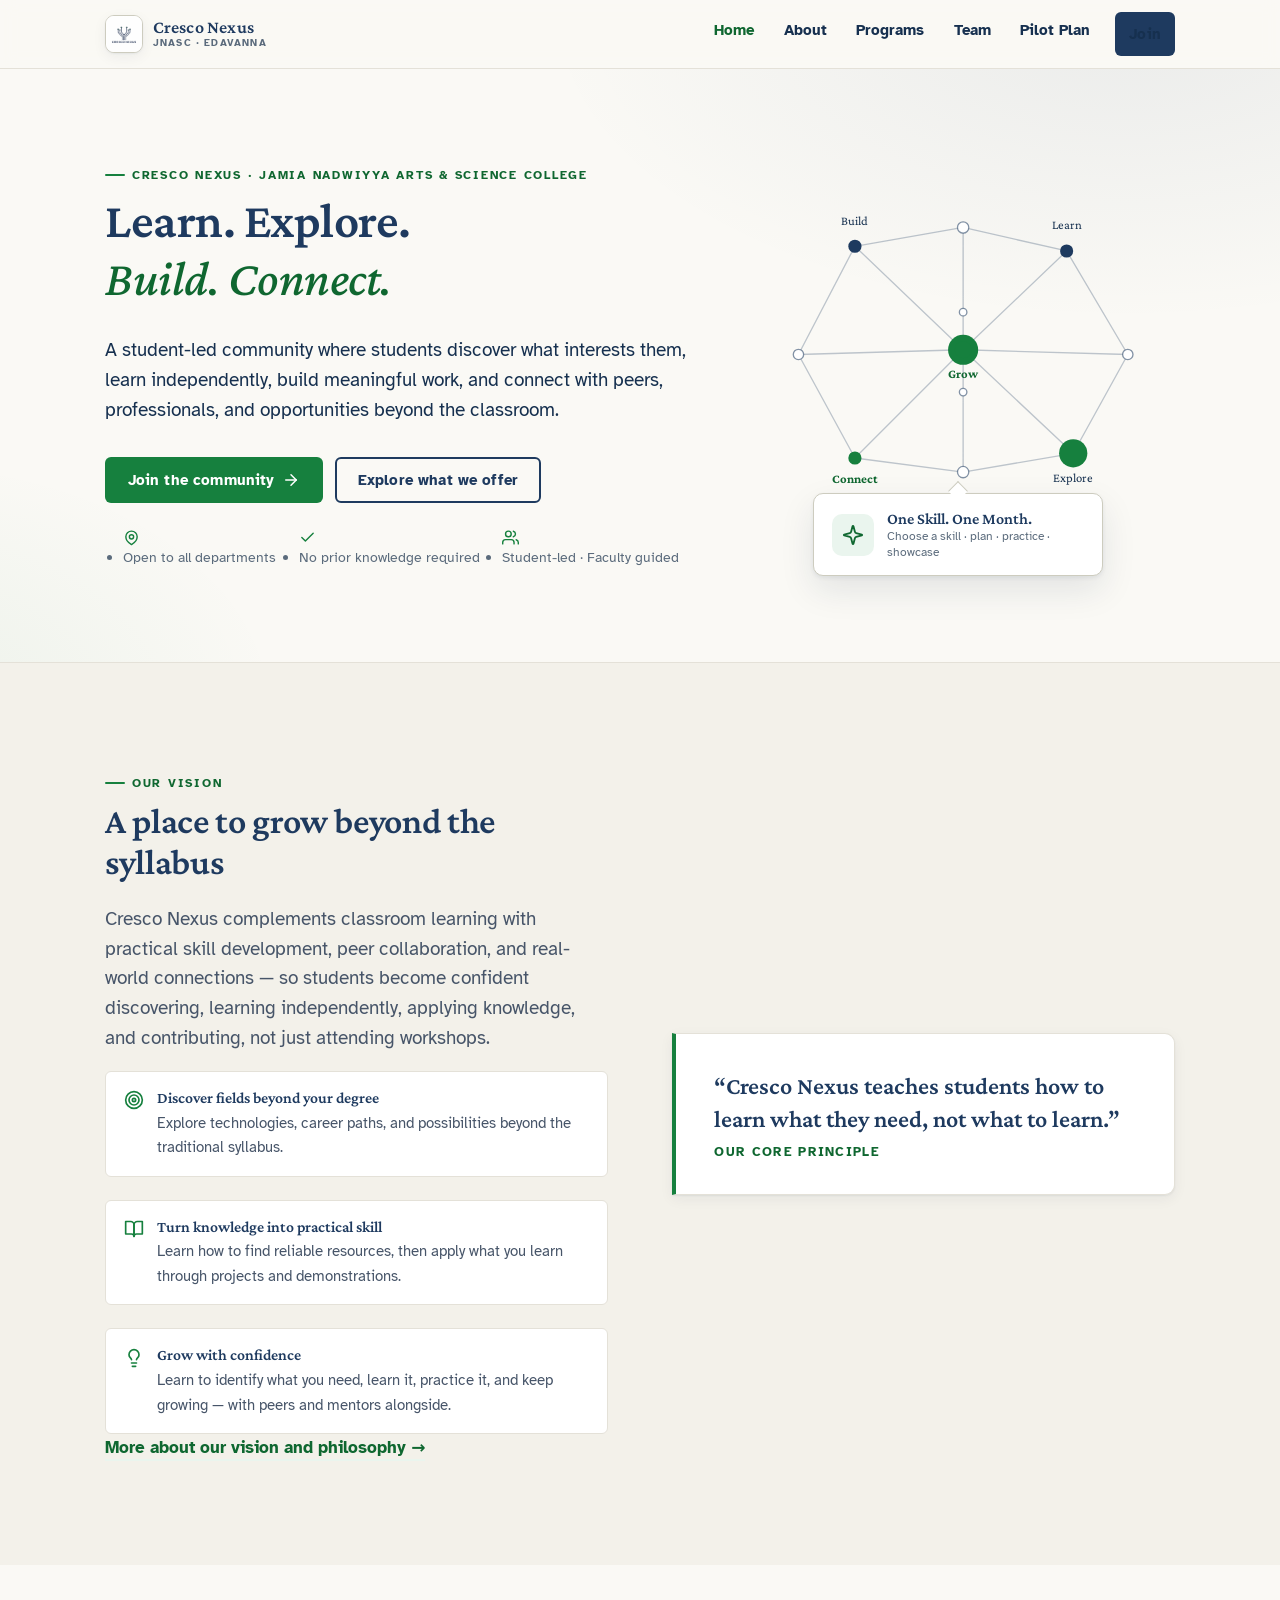
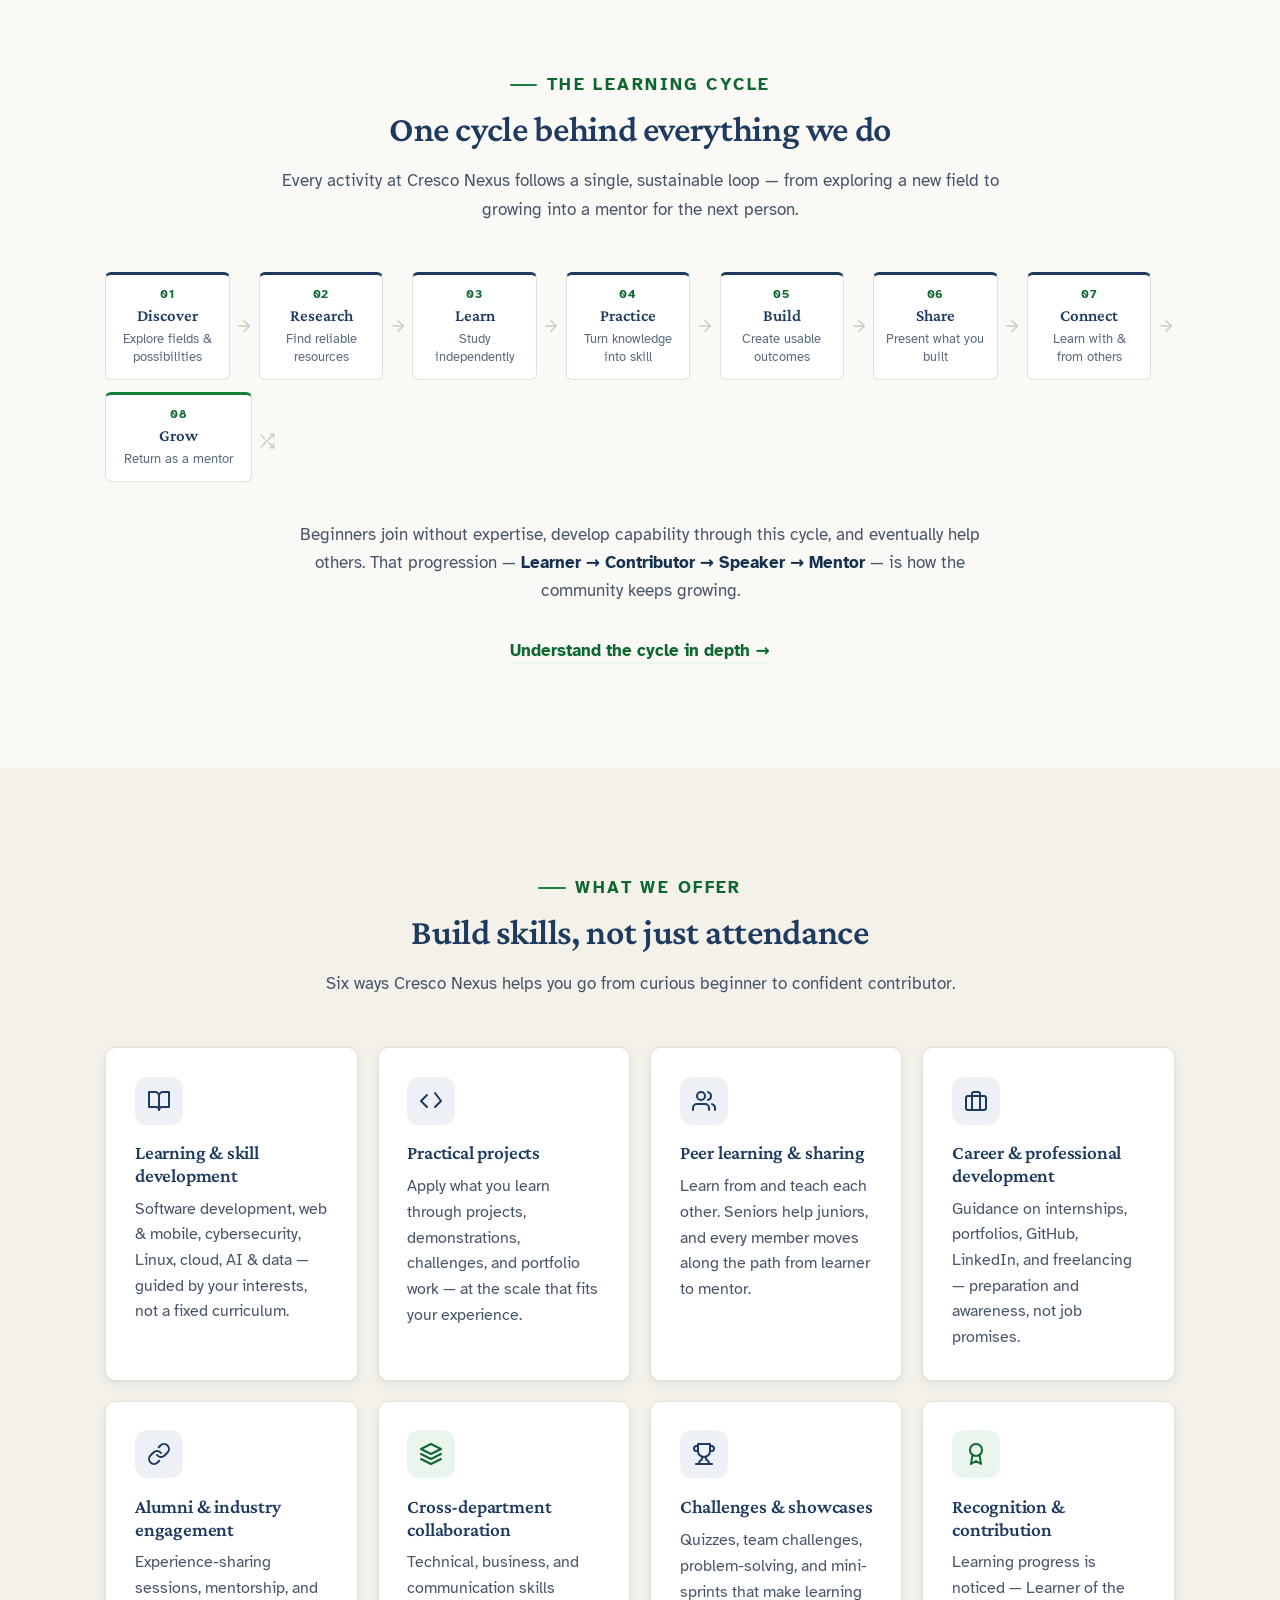
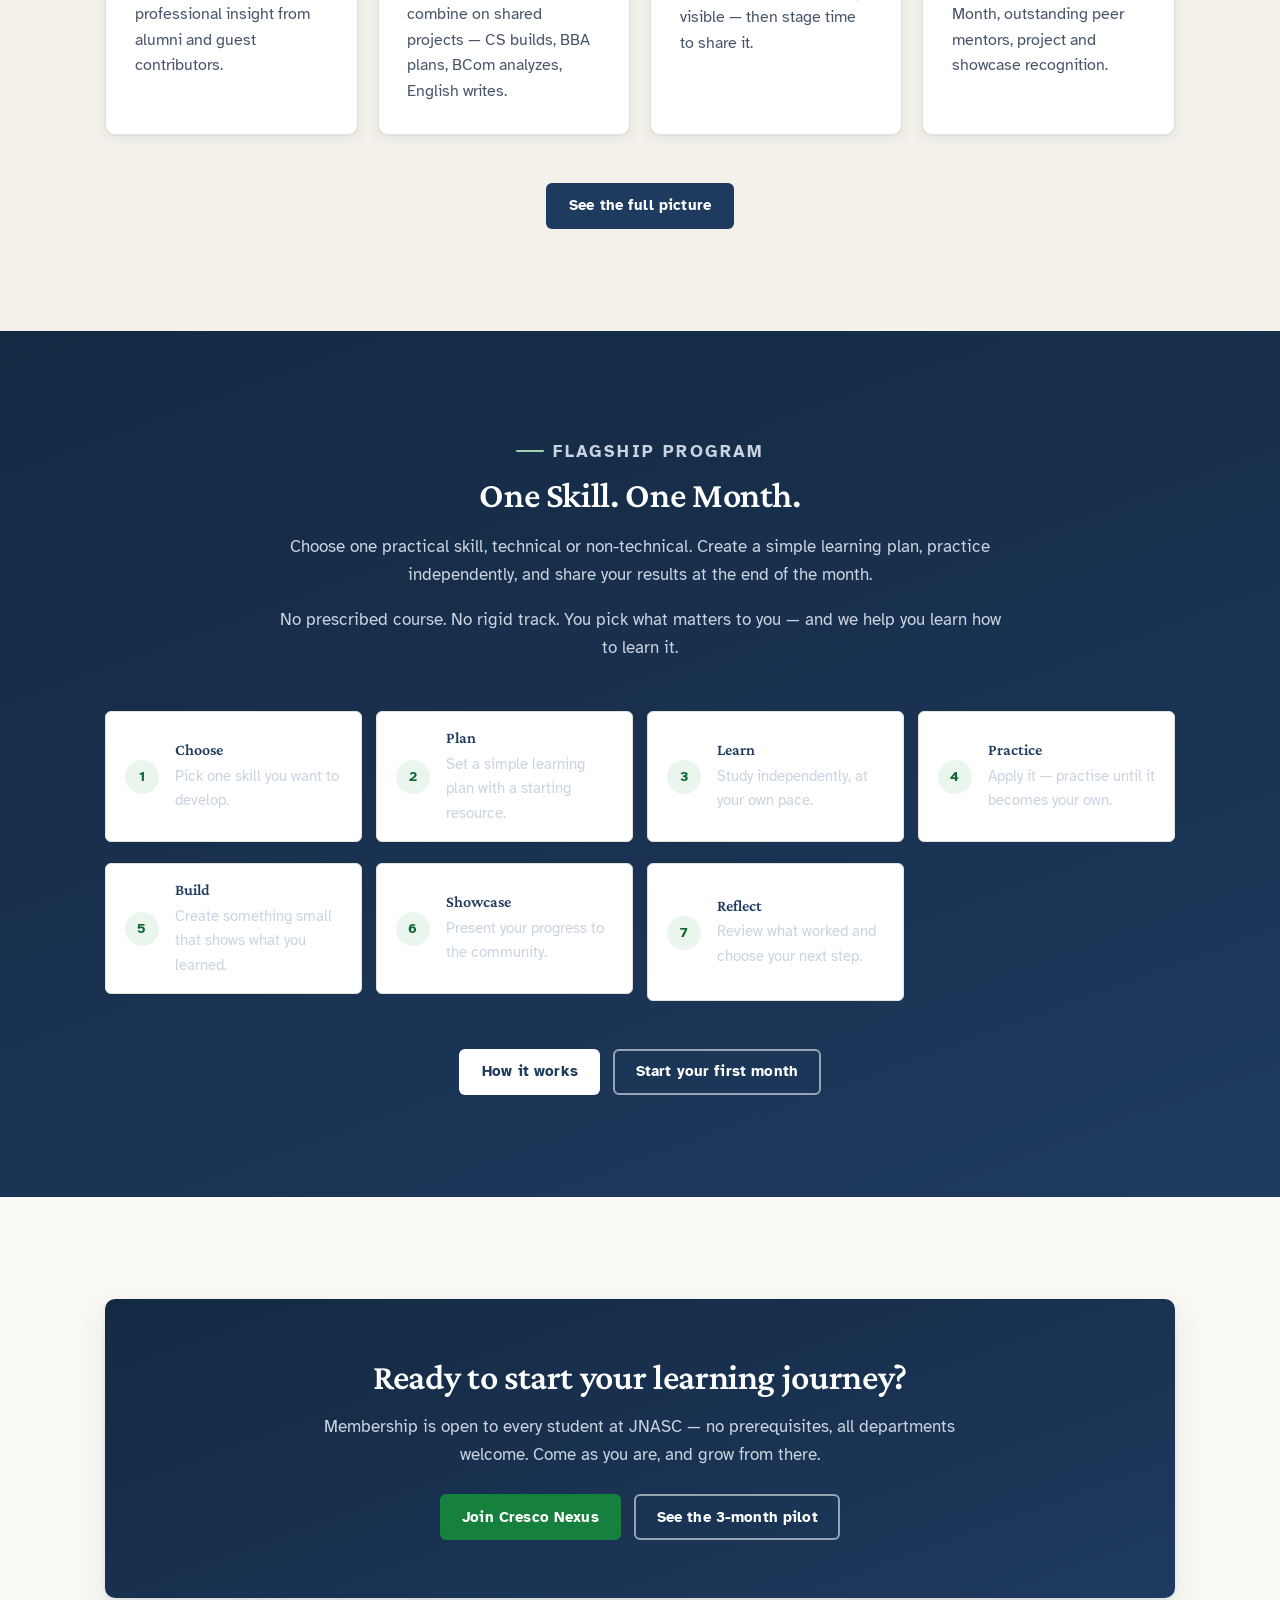
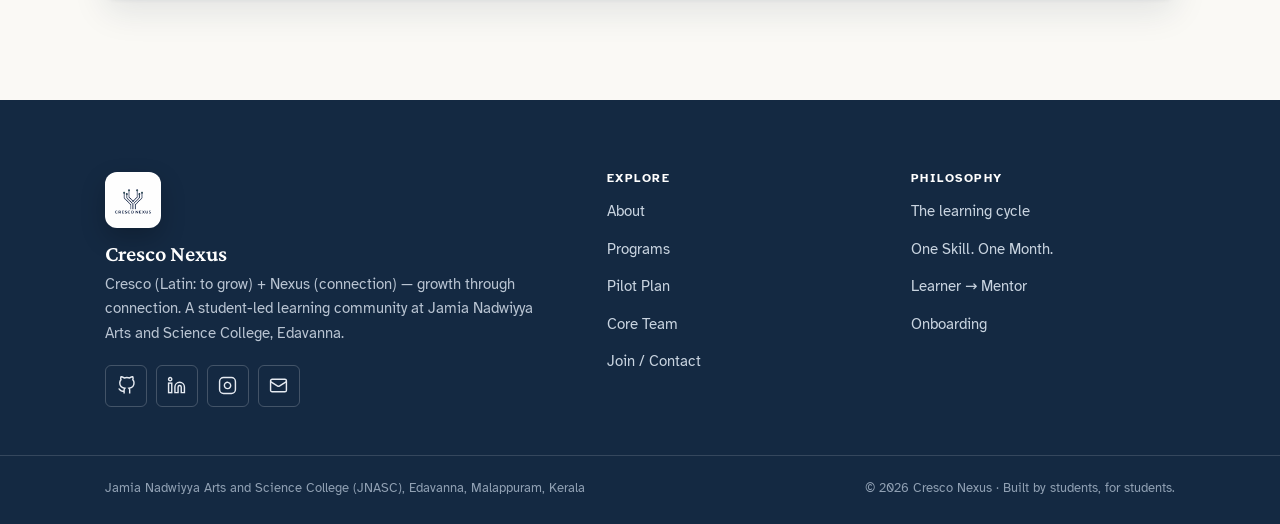
<file: index.html>
<!DOCTYPE html>
<html lang="en">
<head>
  <meta charset="UTF-8">
  <meta name="viewport" content="width=device-width, initial-scale=1">
  <title>Cresco Nexus — Learn. Explore. Build. Connect.</title>
  <meta name="description" content="Cresco Nexus is a student-led learning and professional-growth community at Jamia Nadwiyya Arts and Science College (JNASC), Edavanna. Learn. Explore. Build. Connect.">
  <meta property="og:type" content="website">
  <meta property="og:site_name" content="Cresco Nexus">
  <meta property="og:title" content="Cresco Nexus — Learn. Explore. Build. Connect.">
  <meta property="og:description" content="A student-led learning and professional-growth community at JNASC, Edavanna. Discover what interests you, learn independently, build meaningful work, and connect beyond the classroom.">
  <meta property="og:url" content="https://YOUR_USERNAME.github.io/cresco-nexus/index.html">
  <link rel="canonical" href="https://YOUR_USERNAME.github.io/cresco-nexus/index.html">
  <link rel="icon" type="image/png" href="assets/favicon.png">
  <link rel="preconnect" href="https://fonts.googleapis.com">
  <link rel="preconnect" href="https://fonts.gstatic.com" crossorigin>
  <link href="https://fonts.googleapis.com/css2?family=Atkinson+Hyperlegible:wght@400;700&family=Crimson+Pro:ital,wght@0,400;0,600;0,700;1,400;1,600&display=swap" rel="stylesheet">
  <link rel="stylesheet" href="assets/css/styles.css">
</head>
<body>
  <a class="skip-link" href="#main">Skip to content</a>

  <header class="site-header">
    <div class="container nav">
      <a class="brand" href="index.html" aria-label="Cresco Nexus — home">
        <img class="brand__logo" src="assets/logo-96.png" width="38" height="38" alt="" aria-hidden="true">
        <span class="brand__text">
          <span class="brand__name">Cresco Nexus</span>
          <span class="brand__tag">JNASC · Edavanna</span>
        </span>
      </a>
      <button class="nav-toggle" aria-expanded="false" aria-controls="nav-links" aria-label="Toggle navigation menu">
        <svg class="icon-menu" viewBox="0 0 24 24" fill="none" stroke="currentColor" stroke-width="2" stroke-linecap="round" aria-hidden="true"><line x1="4" y1="7" x2="20" y2="7"></line><line x1="4" y1="12" x2="20" y2="12"></line><line x1="4" y1="17" x2="20" y2="17"></line></svg>
        <svg class="icon-close" viewBox="0 0 24 24" fill="none" stroke="currentColor" stroke-width="2" stroke-linecap="round" aria-hidden="true"><line x1="6" y1="6" x2="18" y2="18"></line><line x1="18" y1="6" x2="6" y2="18"></line></svg>
      </button>
      <nav aria-label="Main navigation">
        <ul class="nav-links" id="nav-links">
          <li><a href="index.html" aria-current="page">Home</a></li>
          <li><a href="about.html">About</a></li>
          <li><a href="programs.html">Programs</a></li>
          <li><a href="team.html">Team</a></li>
          <li><a href="pilot.html">Pilot Plan</a></li>
          <li><a class="btn btn--primary nav-cta" href="join.html">Join</a></li>
        </ul>
      </nav>
    </div>
  </header>

  <main id="main">
    <!-- Hero -->
    <section class="hero" aria-labelledby="hero-title">
      <div class="container hero__inner">
        <div class="hero__copy">
          <p class="eyebrow">Cresco Nexus · Jamia Nadwiyya Arts &amp; Science College</p>
          <h1 id="hero-title">Learn. Explore. <span class="tagline">Build. Connect.</span></h1>
          <p class="lead hero__mission">A student-led community where students discover what interests them, learn independently, build meaningful work, and connect with peers, professionals, and opportunities beyond the classroom.</p>
          <div class="btn-row mt-2">
            <a class="btn btn--accent" href="join.html">
              Join the community
              <svg viewBox="0 0 24 24" width="18" height="18" fill="none" stroke="currentColor" stroke-width="2" stroke-linecap="round" stroke-linejoin="round" aria-hidden="true"><line x1="5" y1="12" x2="19" y2="12"></line><polyline points="12 5 19 12 12 19"></polyline></svg>
            </a>
            <a class="btn btn--ghost" href="programs.html">Explore what we offer</a>
          </div>
          <ul class="hero__meta">
            <li><svg viewBox="0 0 24 24" fill="none" stroke="currentColor" stroke-width="2" stroke-linecap="round" stroke-linejoin="round" aria-hidden="true"><path d="M12 22s-8-4.5-8-11a8 8 0 0 1 16 0c0 6.5-8 11-8 11z"></path><circle cx="12" cy="11" r="3"></circle></svg> Open to all departments</li>
            <li><svg viewBox="0 0 24 24" fill="none" stroke="currentColor" stroke-width="2" stroke-linecap="round" stroke-linejoin="round" aria-hidden="true"><polyline points="20 6 9 17 4 12"></polyline></svg> No prior knowledge required</li>
            <li><svg viewBox="0 0 24 24" fill="none" stroke="currentColor" stroke-width="2" stroke-linecap="round" stroke-linejoin="round" aria-hidden="true"><path d="M17 21v-2a4 4 0 0 0-4-4H5a4 4 0 0 0-4 4v2"></path><circle cx="9" cy="7" r="4"></circle><path d="M23 21v-2a4 4 0 0 0-3-3.87"></path><path d="M16 3.13a4 4 0 0 1 0 7.75"></path></svg> Student-led · Faculty guided</li>
          </ul>
        </div>
        <div class="hero__motif">
          <svg class="motif-svg" viewBox="0 0 460 380" role="presentation" focusable="false" aria-hidden="true">
            <g class="node-line" fill="none" stroke-width="1.4">
              <path d="M235 190L345 85M235 190L352 300M235 190L120 80M235 190L120 305M235 190L235 60M235 190L235 320M235 190L60 195M235 190L410 195"/>
              <path d="M345 85L410 195M410 195L352 300M352 300L235 320M235 320L120 305M120 305L60 195M60 195L120 80M120 80L235 60M235 60L345 85"/>
            </g>
            <g>
              <circle class="node-core" cx="345" cy="85" r="7"/><circle class="node-core" cx="120" cy="80" r="7"/>
              <circle class="node-core--green" cx="352" cy="300" r="7"/><circle class="node-core--green" cx="120" cy="305" r="7"/>
              <circle class="node-soft" cx="235" cy="60" r="6"/><circle class="node-soft" cx="235" cy="320" r="6"/>
              <circle class="node-soft" cx="60" cy="195" r="5.5"/><circle class="node-soft" cx="410" cy="195" r="5.5"/>
              <circle class="node-soft" cx="235" cy="150" r="4"/><circle class="node-soft" cx="235" cy="235" r="4"/>
            </g>
            <g class="node-pulse" fill="none">
              <circle cx="235" cy="190" r="16"/><circle cx="352" cy="300" r="15"/>
            </g>
            <circle class="node-core--green" cx="235" cy="190" r="9"/>
            <g class="node-label" text-anchor="middle">
              <text x="345" y="62">Learn</text>
              <text x="120" y="57">Build</text>
              <text x="352" y="330">Explore</text>
              <text class="node-label--green" x="120" y="332">Connect</text>
              <text class="node-label--green" x="235" y="220">Grow</text>
            </g>
          </svg>
          <div class="hero__chip">
            <span class="chip-mark">
              <svg viewBox="0 0 24 24" fill="none" stroke="currentColor" stroke-width="2" stroke-linecap="round" stroke-linejoin="round" aria-hidden="true"><path d="M9.937 15.5A2 2 0 0 0 8.5 14.063l-6.135-1.582a.5.5 0 0 1 0-.962L8.5 9.936A2 2 0 0 0 9.937 8.5l1.582-6.135a.5.5 0 0 1 .963 0L14.063 8.5A2 2 0 0 0 15.5 9.937l6.135 1.581a.5.5 0 0 1 0 .964L15.5 14.063a2 2 0 0 0-1.437 1.437l-1.582 6.135a.5.5 0 0 1-.963 0z"/></svg>
            </span>
            <span>
              <b>One Skill. One Month.</b>
              <span>Choose a skill · plan · practice · showcase</span>
            </span>
          </div>
        </div>
      </div>
    </section>

    <!-- Vision snippet -->
    <section class="section section--soft" aria-labelledby="vision-title">
      <div class="container split split--center">
        <div class="reveal">
          <p class="eyebrow">Our vision</p>
          <h2 id="vision-title">A place to grow beyond the syllabus</h2>
          <p class="lead lead--muted">Cresco Nexus complements classroom learning with practical skill development, peer collaboration, and real-world connections — so students become confident discovering, learning independently, applying knowledge, and contributing, not just attending workshops.</p>
          <ul class="feature-list mt-2">
            <li>
              <svg viewBox="0 0 24 24" fill="none" stroke="currentColor" stroke-width="2" stroke-linecap="round" stroke-linejoin="round" aria-hidden="true"><circle cx="12" cy="12" r="10"></circle><circle cx="12" cy="12" r="6"></circle><circle cx="12" cy="12" r="2"></circle></svg>
              <div><b>Discover fields beyond your degree</b><p>Explore technologies, career paths, and possibilities beyond the traditional syllabus.</p></div>
            </li>
            <li>
              <svg viewBox="0 0 24 24" fill="none" stroke="currentColor" stroke-width="2" stroke-linecap="round" stroke-linejoin="round" aria-hidden="true"><path d="M2 3h6a4 4 0 0 1 4 4v14a3 3 0 0 0-3-3H2z"></path><path d="M22 3h-6a4 4 0 0 0-4 4v14a3 3 0 0 1 3-3h7z"></path></svg>
              <div><b>Turn knowledge into practical skill</b><p>Learn how to find reliable resources, then apply what you learn through projects and demonstrations.</p></div>
            </li>
            <li>
              <svg viewBox="0 0 24 24" fill="none" stroke="currentColor" stroke-width="2" stroke-linecap="round" stroke-linejoin="round" aria-hidden="true"><path d="M15 14c.2-1 .7-1.7 1.5-2.5 1-.9 1.5-2.2 1.5-3.5A6 6 0 0 0 6 8c0 1.2.5 2.6 1.5 3.5.8.8 1.3 1.5 1.5 2.5"></path><path d="M9 18h6"></path><path d="M10 22h4"></path></svg>
              <div><b>Grow with confidence</b><p>Learn to identify what you need, learn it, practice it, and keep growing — with peers and mentors alongside.</p></div>
            </li>
          </ul>
          <a class="textlink" href="about.html">More about our vision and philosophy →</a>
        </div>
        <div class="reveal" data-delay="1">
          <figure class="quote">
            <blockquote>
              <p>“Cresco Nexus teaches students how to learn what they need, not what to learn.”</p>
            </blockquote>
            <figcaption class="sr-only">Core principle of Cresco Nexus</figcaption>
            <cite>Our core principle</cite>
          </figure>
        </div>
      </div>
    </section>

    <!-- Learning cycle -->
    <section class="section" aria-labelledby="cycle-title">
      <div class="container">
        <div class="section-head text-center reveal">
          <p class="eyebrow eyebrow--center">The learning cycle</p>
          <h2 id="cycle-title">One cycle behind everything we do</h2>
          <p>Every activity at Cresco Nexus follows a single, sustainable loop — from exploring a new field to growing into a mentor for the next person.</p>
        </div>
        <ol class="cycle reveal">
          <li class="cycle__item"><strong>Discover</strong><span>Explore fields &amp; possibilities</span></li>
          <li class="cycle__arrow cycle__arrow--h" aria-hidden="true"><svg viewBox="0 0 24 24" fill="none" stroke="currentColor" stroke-width="2" stroke-linecap="round" stroke-linejoin="round"><line x1="5" y1="12" x2="19" y2="12"></line><polyline points="12 5 19 12 12 19"></polyline></svg></li>
          <li class="cycle__item"><strong>Research</strong><span>Find reliable resources</span></li>
          <li class="cycle__arrow cycle__arrow--h" aria-hidden="true"><svg viewBox="0 0 24 24" fill="none" stroke="currentColor" stroke-width="2" stroke-linecap="round" stroke-linejoin="round"><line x1="5" y1="12" x2="19" y2="12"></line><polyline points="12 5 19 12 12 19"></polyline></svg></li>
          <li class="cycle__item"><strong>Learn</strong><span>Study independently</span></li>
          <li class="cycle__arrow cycle__arrow--h" aria-hidden="true"><svg viewBox="0 0 24 24" fill="none" stroke="currentColor" stroke-width="2" stroke-linecap="round" stroke-linejoin="round"><line x1="5" y1="12" x2="19" y2="12"></line><polyline points="12 5 19 12 12 19"></polyline></svg></li>
          <li class="cycle__item"><strong>Practice</strong><span>Turn knowledge into skill</span></li>
          <li class="cycle__arrow cycle__arrow--h" aria-hidden="true"><svg viewBox="0 0 24 24" fill="none" stroke="currentColor" stroke-width="2" stroke-linecap="round" stroke-linejoin="round"><line x1="5" y1="12" x2="19" y2="12"></line><polyline points="12 5 19 12 12 19"></polyline></svg></li>
          <li class="cycle__item"><strong>Build</strong><span>Create usable outcomes</span></li>
          <li class="cycle__arrow cycle__arrow--h" aria-hidden="true"><svg viewBox="0 0 24 24" fill="none" stroke="currentColor" stroke-width="2" stroke-linecap="round" stroke-linejoin="round"><line x1="5" y1="12" x2="19" y2="12"></line><polyline points="12 5 19 12 12 19"></polyline></svg></li>
          <li class="cycle__item"><strong>Share</strong><span>Present what you built</span></li>
          <li class="cycle__arrow cycle__arrow--h" aria-hidden="true"><svg viewBox="0 0 24 24" fill="none" stroke="currentColor" stroke-width="2" stroke-linecap="round" stroke-linejoin="round"><line x1="5" y1="12" x2="19" y2="12"></line><polyline points="12 5 19 12 12 19"></polyline></svg></li>
          <li class="cycle__item"><strong>Connect</strong><span>Learn with &amp; from others</span></li>
          <li class="cycle__arrow cycle__arrow--h" aria-hidden="true"><svg viewBox="0 0 24 24" fill="none" stroke="currentColor" stroke-width="2" stroke-linecap="round" stroke-linejoin="round"><line x1="5" y1="12" x2="19" y2="12"></line><polyline points="12 5 19 12 12 19"></polyline></svg></li>
          <li class="cycle__item cycle__item--end"><strong>Grow</strong><span>Return as a mentor</span></li>
          <li class="cycle__arrow cycle__arrow--h" aria-hidden="true"><svg viewBox="0 0 24 24" fill="none" stroke="currentColor" stroke-width="2" stroke-linecap="round" stroke-linejoin="round"><polyline points="16 3 21 3 21 8"></polyline><line x1="4" y1="20" x2="21" y2="3"></line><polyline points="21 16 21 21 16 21"></polyline><line x1="15" y1="15" x2="21" y2="21"></line><line x1="4" y1="4" x2="9" y2="9"></line></svg></li>
        </ol>
        <p class="text-center mt-2" style="max-width:40em;margin-inline:auto">Beginners join without expertise, develop capability through this cycle, and eventually help others. That progression — <strong>Learner → Contributor → Speaker → Mentor</strong> — is how the community keeps growing.</p>
        <div class="text-center mt-2">
          <a class="textlink" href="about.html#cycle">Understand the cycle in depth →</a>
        </div>
      </div>
    </section>

    <!-- What we offer -->
    <section class="section section--soft" aria-labelledby="offers-title">
      <div class="container">
        <div class="section-head text-center reveal">
          <p class="eyebrow eyebrow--center">What we offer</p>
          <h2 id="offers-title">Build skills, not just attendance</h2>
          <p>Six ways Cresco Nexus helps you go from curious beginner to confident contributor.</p>
        </div>
        <div class="grid grid--4">
          <article class="card reveal">
            <span class="card__icon"><svg viewBox="0 0 24 24" fill="none" stroke="currentColor" stroke-width="2" stroke-linecap="round" stroke-linejoin="round" aria-hidden="true"><path d="M2 3h6a4 4 0 0 1 4 4v14a3 3 0 0 0-3-3H2z"></path><path d="M22 3h-6a4 4 0 0 0-4 4v14a3 3 0 0 1 3-3h7z"></path></svg></span>
            <h3>Learning &amp; skill development</h3>
            <p>Software development, web &amp; mobile, cybersecurity, Linux, cloud, AI &amp; data — guided by your interests, not a fixed curriculum.</p>
          </article>
          <article class="card reveal" data-delay="1">
            <span class="card__icon"><svg viewBox="0 0 24 24" fill="none" stroke="currentColor" stroke-width="2" stroke-linecap="round" stroke-linejoin="round" aria-hidden="true"><polyline points="16 18 22 12 16 4"></polyline><polyline points="8 6 2 12 8 18"></polyline></svg></span>
            <h3>Practical projects</h3>
            <p>Apply what you learn through projects, demonstrations, challenges, and portfolio work — at the scale that fits your experience.</p>
          </article>
          <article class="card reveal" data-delay="2">
            <span class="card__icon"><svg viewBox="0 0 24 24" fill="none" stroke="currentColor" stroke-width="2" stroke-linecap="round" stroke-linejoin="round" aria-hidden="true"><path d="M17 21v-2a4 4 0 0 0-4-4H5a4 4 0 0 0-4 4v2"></path><circle cx="9" cy="7" r="4"></circle><path d="M23 21v-2a4 4 0 0 0-3-3.87"></path><path d="M16 3.13a4 4 0 0 1 0 7.75"></path></svg></span>
            <h3>Peer learning &amp; sharing</h3>
            <p>Learn from and teach each other. Seniors help juniors, and every member moves along the path from learner to mentor.</p>
          </article>
          <article class="card reveal" data-delay="3">
            <span class="card__icon"><svg viewBox="0 0 24 24" fill="none" stroke="currentColor" stroke-width="2" stroke-linecap="round" stroke-linejoin="round" aria-hidden="true"><rect x="2" y="7" width="20" height="14" rx="2"></rect><path d="M16 21V5a2 2 0 0 0-2-2h-4a2 2 0 0 0-2 2v16"></path></svg></span>
            <h3>Career &amp; professional development</h3>
            <p>Guidance on internships, portfolios, GitHub, LinkedIn, and freelancing — preparation and awareness, not job promises.</p>
          </article>
          <article class="card reveal">
            <span class="card__icon"><svg viewBox="0 0 24 24" fill="none" stroke="currentColor" stroke-width="2" stroke-linecap="round" stroke-linejoin="round" aria-hidden="true"><path d="M10 13a5 5 0 0 0 7.54.54l3-3a5 5 0 0 0-7.07-7.07l-1.72 1.71"></path><path d="M14 11a5 5 0 0 0-7.54-.54l-3 3a5 5 0 0 0 7.07 7.07l1.71-1.71"></path></svg></span>
            <h3>Alumni &amp; industry engagement</h3>
            <p>Experience-sharing sessions, mentorship, and professional insight from alumni and guest contributors.</p>
          </article>
          <article class="card reveal" data-delay="1">
            <span class="card__icon card__icon--green"><svg viewBox="0 0 24 24" fill="none" stroke="currentColor" stroke-width="2" stroke-linecap="round" stroke-linejoin="round" aria-hidden="true"><polygon points="12 2 2 7 12 12 22 7 12 2"></polygon><polyline points="2 17 12 22 22 17"></polyline><polyline points="2 12 12 17 22 12"></polyline></svg></span>
            <h3>Cross-department collaboration</h3>
            <p>Technical, business, and communication skills combine on shared projects — CS builds, BBA plans, BCom analyzes, English writes.</p>
          </article>
          <article class="card reveal" data-delay="2">
            <span class="card__icon"><svg viewBox="0 0 24 24" fill="none" stroke="currentColor" stroke-width="2" stroke-linecap="round" stroke-linejoin="round" aria-hidden="true"><path d="M6 9H4.5a2.5 2.5 0 0 1 0-5H6"></path><path d="M18 9h1.5a2.5 2.5 0 0 0 0-5H18"></path><path d="M4 22h16"></path><path d="M10 14.66V17c0 .55-.47.98-.97 1.21C7.85 18.75 7 20.24 7 22"></path><path d="M14 14.66V17c0 .55.47.98.97 1.21C16.15 18.75 17 20.24 17 22"></path><path d="M18 2H6v7a6 6 0 0 0 12 0V2Z"></path></svg></span>
            <h3>Challenges &amp; showcases</h3>
            <p>Quizzes, team challenges, problem-solving, and mini-sprints that make learning visible — then stage time to share it.</p>
          </article>
          <article class="card reveal" data-delay="3">
            <span class="card__icon card__icon--green"><svg viewBox="0 0 24 24" fill="none" stroke="currentColor" stroke-width="2" stroke-linecap="round" stroke-linejoin="round" aria-hidden="true"><circle cx="12" cy="8" r="6"></circle><path d="M15.477 12.89 17 22l-5-3-5 3 1.523-9.11"></path></svg></span>
            <h3>Recognition &amp; contribution</h3>
            <p>Learning progress is noticed — Learner of the Month, outstanding peer mentors, project and showcase recognition.</p>
          </article>
        </div>
        <div class="text-center mt-3 reveal">
          <a class="btn btn--primary" href="programs.html">See the full picture</a>
        </div>
      </div>
    </section>

    <!-- One Skill. One Month. -->
    <section class="section section--navy" aria-labelledby="oneskill-title">
      <div class="container">
        <div class="section-head text-center reveal">
          <p class="eyebrow eyebrow--center eyebrow--on-dark">Flagship program</p>
          <h2 id="oneskill-title">One Skill. One Month.</h2>
          <p class="lead">Choose one practical skill, technical or non-technical. Create a simple learning plan, practice independently, and share your results at the end of the month.</p>
          <p>No prescribed course. No rigid track. You pick what matters to you — and we help you learn how to learn it.</p>
        </div>
        <ol class="steps steps--grid reveal" data-delay="1">
          <li><span class="steps__num">1</span><div><b>Choose</b><p>Pick one skill you want to develop.</p></div></li>
          <li><span class="steps__num">2</span><div><b>Plan</b><p>Set a simple learning plan with a starting resource.</p></div></li>
          <li><span class="steps__num">3</span><div><b>Learn</b><p>Study independently, at your own pace.</p></div></li>
          <li><span class="steps__num">4</span><div><b>Practice</b><p>Apply it — practise until it becomes your own.</p></div></li>
          <li><span class="steps__num">5</span><div><b>Build</b><p>Create something small that shows what you learned.</p></div></li>
          <li><span class="steps__num">6</span><div><b>Showcase</b><p>Present your progress to the community.</p></div></li>
          <li><span class="steps__num">7</span><div><b>Reflect</b><p>Review what worked and choose your next step.</p></div></li>
        </ol>
        <div class="btn-row btn-row--center mt-3 reveal">
          <a class="btn btn--light" href="programs.html#one-skill">How it works</a>
          <a class="btn btn--outline-light" href="join.html">Start your first month</a>
        </div>
      </div>
    </section>

    <!-- CTA band -->
    <section class="section" aria-label="Get involved">
      <div class="container">
        <div class="cta-band reveal">
          <h2>Ready to start your learning journey?</h2>
          <p>Membership is open to every student at JNASC — no prerequisites, all departments welcome. Come as you are, and grow from there.</p>
          <div class="btn-row btn-row--center">
            <a class="btn btn--accent" href="join.html">Join Cresco Nexus</a>
            <a class="btn btn--outline-light" href="pilot.html">See the 3-month pilot</a>
          </div>
        </div>
      </div>
    </section>
  </main>

  <footer class="site-footer">
    <div class="container">
      <div class="footer-grid">
        <div class="footer-brand">
          <img class="footer-brand__logo" src="assets/logo-96.png" width="56" height="56" alt="">
          <span class="footer-brand__name">Cresco Nexus</span>
          <p>Cresco (Latin: to grow) + Nexus (connection) — growth through connection. A student-led learning community at Jamia Nadwiyya Arts and Science College, Edavanna.</p>
          <div class="social-row">
            <a href="#" aria-label="Cresco Nexus on GitHub" rel="noopener"><svg viewBox="0 0 24 24" fill="none" stroke="currentColor" stroke-width="1.8" aria-hidden="true"><path d="M9 19c-5 1.5-5-2.5-7-3m14 6v-3.87a3.37 3.37 0 0 0-.94-2.61c3.14-.35 6.44-1.54 6.44-7A5.44 5.44 0 0 0 20 4.77 5.07 5.07 0 0 0 19.91 1S18.73.65 16 2.48a13.38 13.38 0 0 0-7 0C6.27.65 5.09 1 5.09 1A5.07 5.07 0 0 0 5 4.77a5.44 5.44 0 0 0-1.5 3.78c0 5.42 3.3 6.61 6.44 7A3.37 3.37 0 0 0 9 18.13V22"></path></svg></a>
            <a href="#" aria-label="Cresco Nexus on LinkedIn" rel="noopener"><svg viewBox="0 0 24 24" fill="none" stroke="currentColor" stroke-width="1.8" aria-hidden="true"><path d="M16 8a6 6 0 0 1 6 6v7h-4v-7a2 2 0 0 0-2-2 2 2 0 0 0-2 2v7h-4v-7a6 6 0 0 1 6-6z"></path><rect width="4" height="12" x="2" y="9"></rect><circle cx="4" cy="4" r="2"></circle></svg></a>
            <a href="#" aria-label="Cresco Nexus on Instagram" rel="noopener"><svg viewBox="0 0 24 24" fill="none" stroke="currentColor" stroke-width="1.8" aria-hidden="true"><rect width="20" height="20" x="2" y="2" rx="5"></rect><path d="M16 11.37A4 4 0 1 1 12.63 8 4 4 0 0 1 16 11.37z"></path><line x1="17.5" y1="6.5" x2="17.51" y2="6.5"></line></svg></a>
            <a href="mailto:hello@cresconexus.in" aria-label="Email Cresco Nexus"><svg viewBox="0 0 24 24" fill="none" stroke="currentColor" stroke-width="1.8" aria-hidden="true"><rect width="20" height="16" x="2" y="4" rx="2"></rect><path d="m22 7-8.97 5.7a1.94 1.94 0 0 1-2.06 0L2 7"></path></svg></a>
          </div>
        </div>
        <div class="footer-col">
          <h4>Explore</h4>
          <ul>
            <li><a href="about.html">About</a></li>
            <li><a href="programs.html">Programs</a></li>
            <li><a href="pilot.html">Pilot Plan</a></li>
            <li><a href="team.html">Core Team</a></li>
            <li><a href="join.html">Join / Contact</a></li>
          </ul>
        </div>
        <div class="footer-col">
          <h4>Philosophy</h4>
          <ul>
            <li><a href="about.html#cycle">The learning cycle</a></li>
            <li><a href="programs.html#one-skill">One Skill. One Month.</a></li>
            <li><a href="programs.html#progression">Learner → Mentor</a></li>
            <li><a href="join.html#onboarding">Onboarding</a></li>
          </ul>
        </div>
      </div>
    </div>
    <div class="footer-bottom">
      <div class="container">
        <span>Jamia Nadwiyya Arts and Science College (JNASC), Edavanna, Malappuram, Kerala</span>
        <span>© <span data-year>2026</span> Cresco Nexus · Built by students, for students.</span>
      </div>
    </div>
  </footer>

  <script src="assets/js/main.js" defer></script>
</body>
</html>
</file>
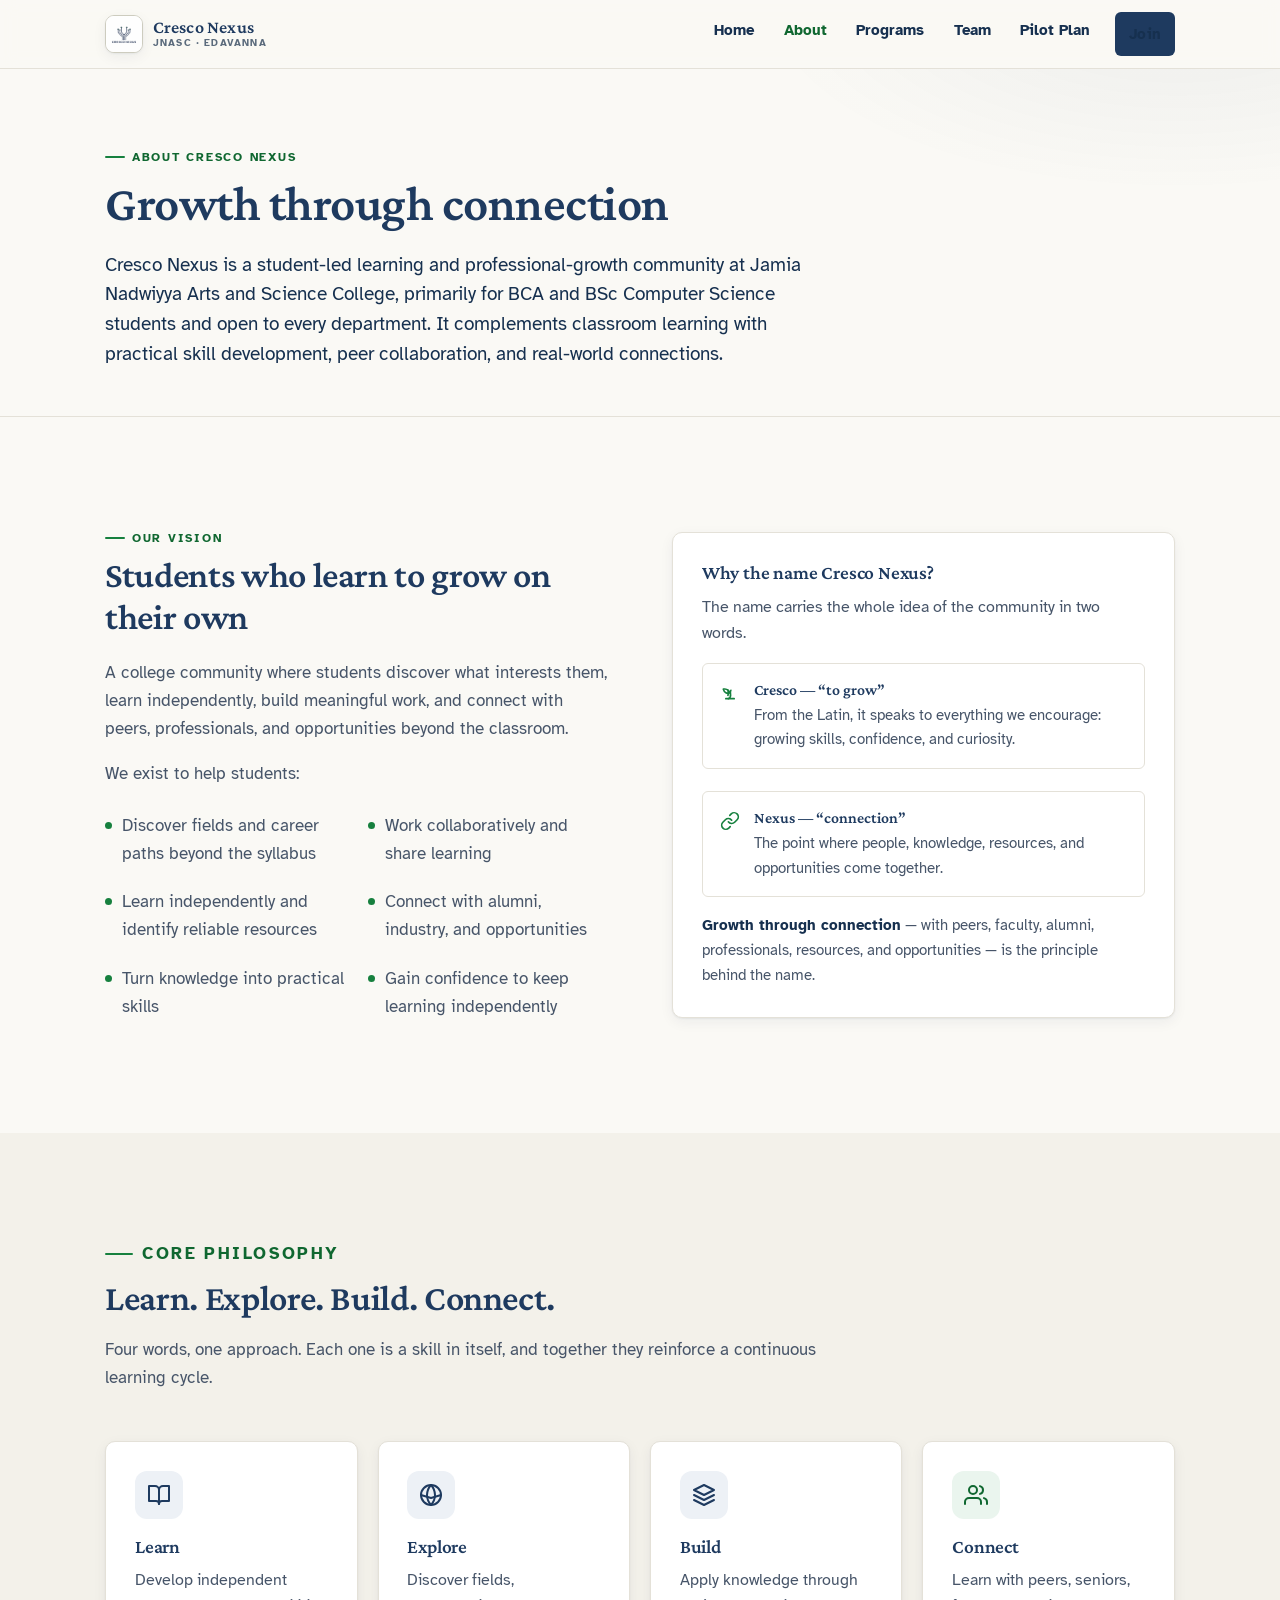
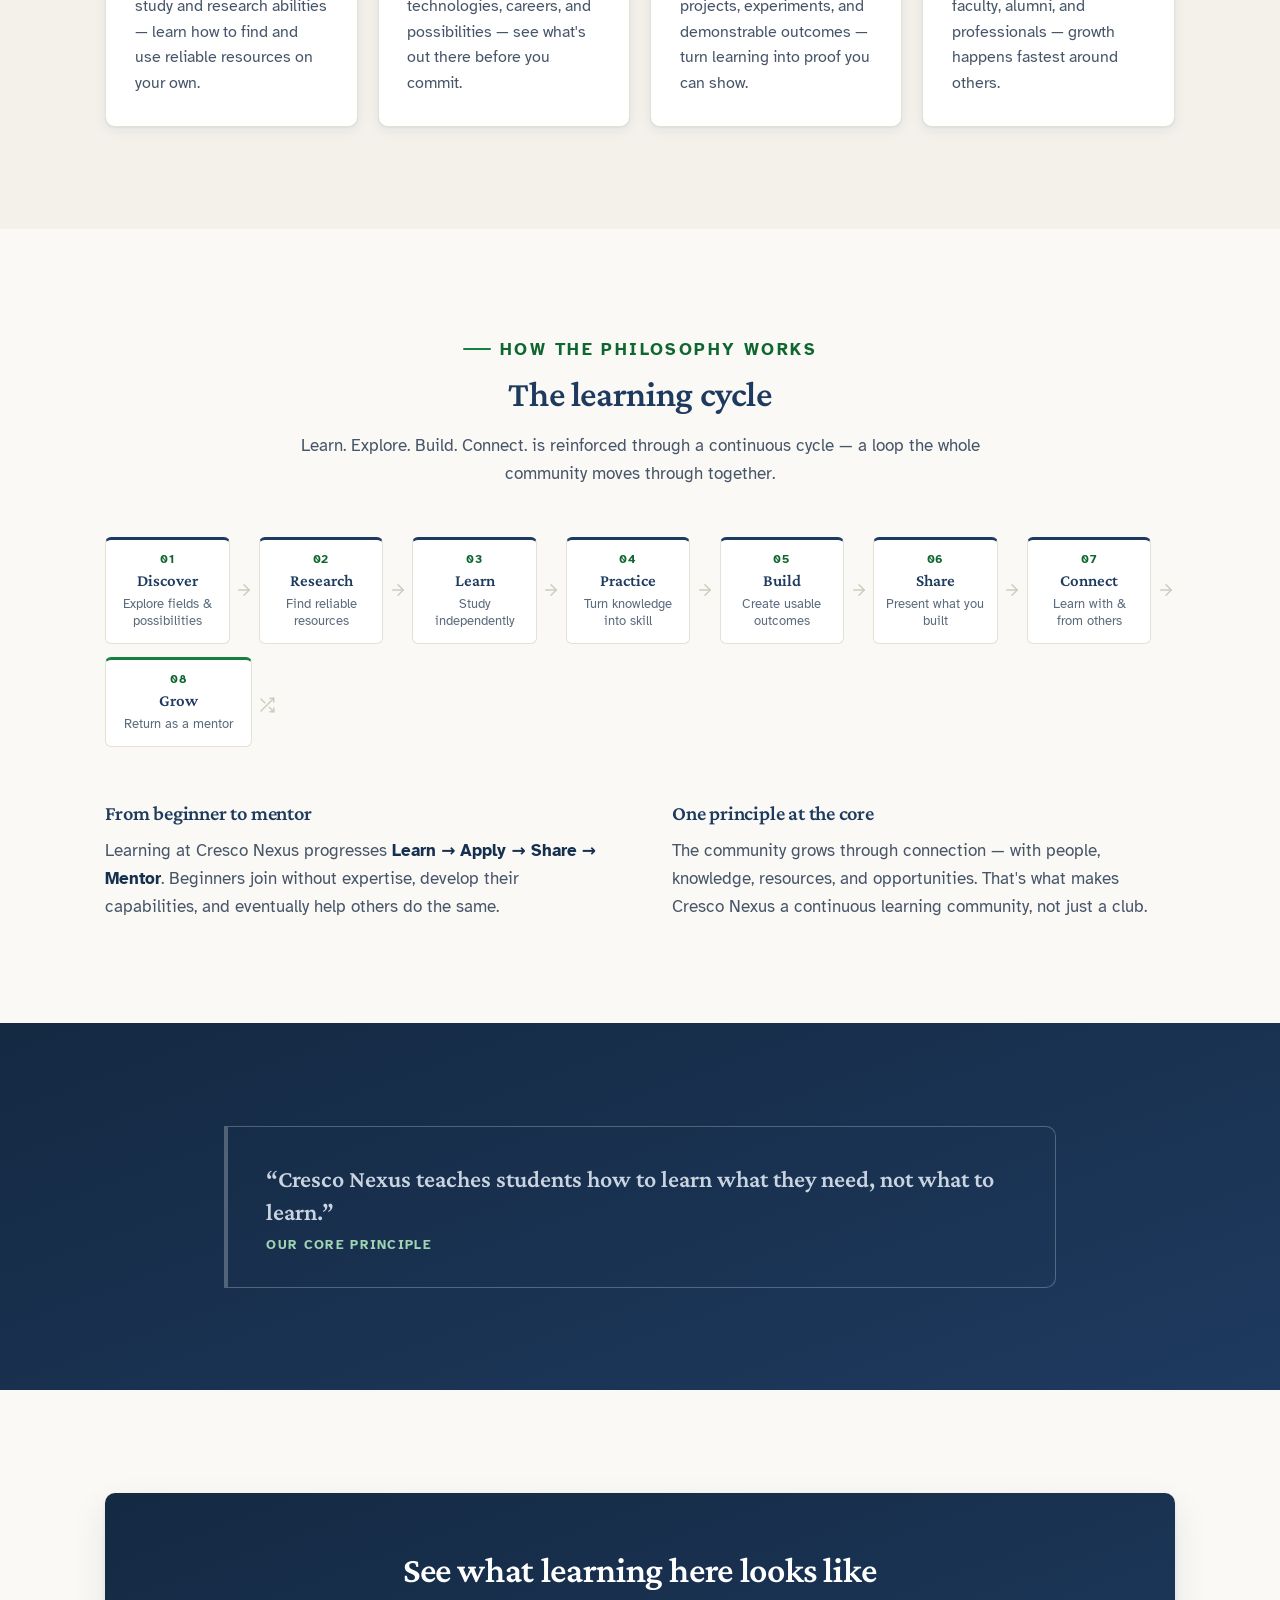
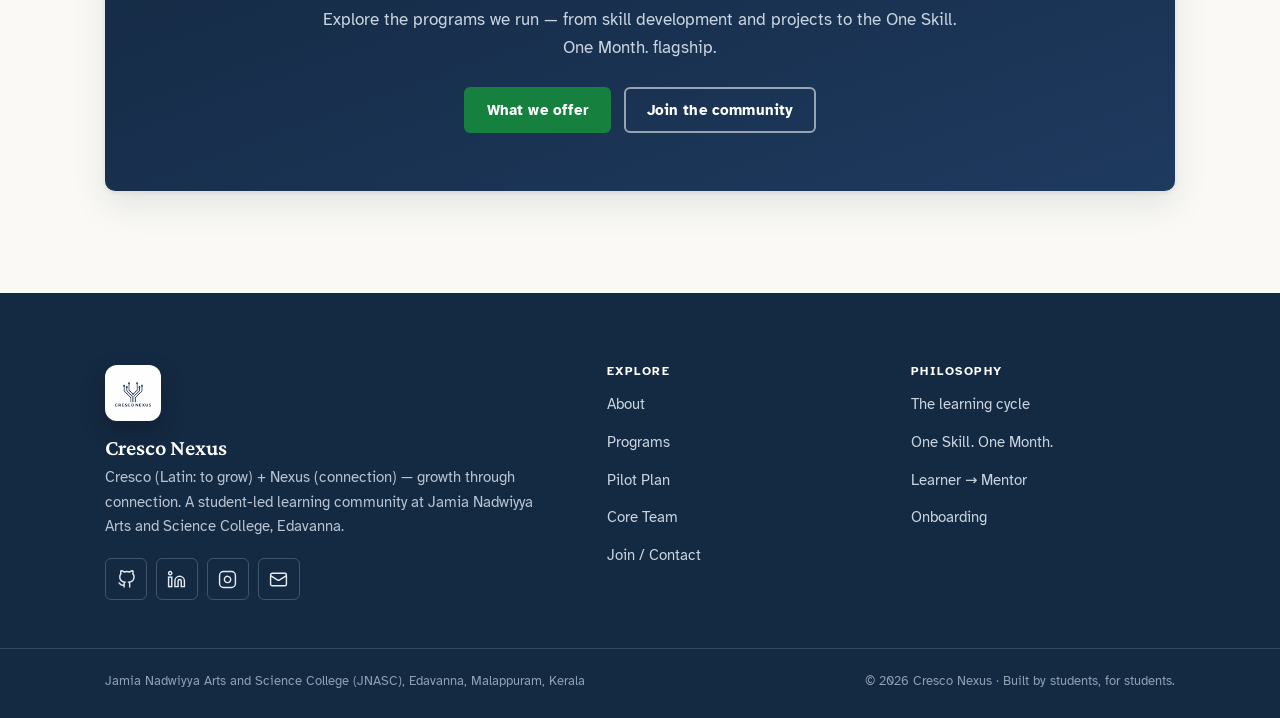
<file: about.html>
<!DOCTYPE html>
<html lang="en">
<head>
  <meta charset="UTF-8">
  <meta name="viewport" content="width=device-width, initial-scale=1">
  <title>About — Cresco Nexus</title>
  <meta name="description" content="Why Cresco Nexus exists: our vision, purpose, core philosophy, the meaning of the name, and the learning cycle that shapes everything we do.">
  <meta property="og:type" content="website">
  <meta property="og:site_name" content="Cresco Nexus">
  <meta property="og:title" content="About — Cresco Nexus">
  <meta property="og:description" content="A student-led community at JNASC, Edavanna. Learn what we stand for: vision, purpose, core philosophy, and the Cresco = grow/ Nexus = connection learning cycle.">
  <meta property="og:url" content="https://YOUR_USERNAME.github.io/cresco-nexus/about.html">
  <link rel="canonical" href="https://YOUR_USERNAME.github.io/cresco-nexus/about.html">
  <link rel="icon" type="image/png" href="assets/favicon.png">
  <link rel="preconnect" href="https://fonts.googleapis.com">
  <link rel="preconnect" href="https://fonts.gstatic.com" crossorigin>
  <link href="https://fonts.googleapis.com/css2?family=Atkinson+Hyperlegible:wght@400;700&family=Crimson+Pro:ital,wght@0,400;0,600;0,700;1,400;1,600&display=swap" rel="stylesheet">
  <link rel="stylesheet" href="assets/css/styles.css">
</head>
<body>
  <a class="skip-link" href="#main">Skip to content</a>

  <header class="site-header">
    <div class="container nav">
      <a class="brand" href="index.html" aria-label="Cresco Nexus — home">
        <img class="brand__logo" src="assets/logo-96.png" width="38" height="38" alt="" aria-hidden="true">
        <span class="brand__text">
          <span class="brand__name">Cresco Nexus</span>
          <span class="brand__tag">JNASC · Edavanna</span>
        </span>
      </a>
      <button class="nav-toggle" aria-expanded="false" aria-controls="nav-links" aria-label="Toggle navigation menu">
        <svg class="icon-menu" viewBox="0 0 24 24" fill="none" stroke="currentColor" stroke-width="2" stroke-linecap="round" aria-hidden="true"><line x1="4" y1="7" x2="20" y2="7"></line><line x1="4" y1="12" x2="20" y2="12"></line><line x1="4" y1="17" x2="20" y2="17"></line></svg>
        <svg class="icon-close" viewBox="0 0 24 24" fill="none" stroke="currentColor" stroke-width="2" stroke-linecap="round" aria-hidden="true"><line x1="6" y1="6" x2="18" y2="18"></line><line x1="18" y1="6" x2="6" y2="18"></line></svg>
      </button>
      <nav aria-label="Main navigation">
        <ul class="nav-links" id="nav-links">
          <li><a href="index.html">Home</a></li>
          <li><a href="about.html" aria-current="page">About</a></li>
          <li><a href="programs.html">Programs</a></li>
          <li><a href="team.html">Team</a></li>
          <li><a href="pilot.html">Pilot Plan</a></li>
          <li><a class="btn btn--primary nav-cta" href="join.html">Join</a></li>
        </ul>
      </nav>
    </div>
  </header>

  <main id="main">
    <section class="page-hero" aria-labelledby="page-title">
      <div class="container">
        <p class="eyebrow">About Cresco Nexus</p>
        <h1 id="page-title">Growth through connection</h1>
        <p class="lead">Cresco Nexus is a student-led learning and professional-growth community at Jamia Nadwiyya Arts and Science College, primarily for BCA and BSc Computer Science students and open to every department. It complements classroom learning with practical skill development, peer collaboration, and real-world connections.</p>
      </div>
    </section>

    <!-- Vision & Purpose -->
    <section class="section" aria-labelledby="vision-title">
      <div class="container split split--center">
        <div class="reveal">
          <p class="eyebrow">Our vision</p>
          <h2 id="vision-title">Students who learn to grow on their own</h2>
          <p>A college community where students discover what interests them, learn independently, build meaningful work, and connect with peers, professionals, and opportunities beyond the classroom.</p>
          <p>We exist to help students:</p>
          <ul class="two-col-list">
            <li>Discover fields and career paths beyond the syllabus</li>
            <li>Learn independently and identify reliable resources</li>
            <li>Turn knowledge into practical skills</li>
            <li>Work collaboratively and share learning</li>
            <li>Connect with alumni, industry, and opportunities</li>
            <li>Gain confidence to keep learning independently</li>
          </ul>
        </div>
        <div class="reveal" data-delay="1">
          <article class="card">
            <h3>Why the name Cresco Nexus?</h3>
            <p style="font-size:1rem">The name carries the whole idea of the community in two words.</p>
            <ul class="feature-list">
              <li>
                <svg viewBox="0 0 24 24" fill="none" stroke="currentColor" stroke-width="2" stroke-linecap="round" stroke-linejoin="round" aria-hidden="true"><path d="M7 20h10"></path><path d="M10 20c5.5-2.5.8-6.4 3-10"></path><path d="M9.5 9.4c1.1.8 1.8 2.2 2.3 3.7-2 .4-3.5.4-4.8-.3-1.2-.6-2.3-1.9-3-4.2 2.8-.5 4.4 0 5.5 1.4a8.1 8.1 0 0 1 0 6"></path></svg>
                <div><b>Cresco — “to grow”</b><p>From the Latin, it speaks to everything we encourage: growing skills, confidence, and curiosity.</p></div>
              </li>
              <li>
                <svg viewBox="0 0 24 24" fill="none" stroke="currentColor" stroke-width="2" stroke-linecap="round" stroke-linejoin="round" aria-hidden="true"><path d="M10 13a5 5 0 0 0 7.54.54l3-3a5 5 0 0 0-7.07-7.07l-1.72 1.71"></path><path d="M14 11a5 5 0 0 0-7.54-.54l-3 3a5 5 0 0 0 7.07 7.07l1.71-1.71"></path></svg>
                <div><b>Nexus — “connection”</b><p>The point where people, knowledge, resources, and opportunities come together.</p></div>
              </li>
            </ul>
            <p class="mt-1" style="font-size:.95rem"><strong>Growth through connection</strong> — with peers, faculty, alumni, professionals, resources, and opportunities — is the principle behind the name.</p>
          </article>
        </div>
      </div>
    </section>

    <!-- Core philosophy -->
    <section class="section section--soft" aria-labelledby="philosophy-title">
      <div class="container">
        <div class="section-head reveal">
          <p class="eyebrow">Core philosophy</p>
          <h2 id="philosophy-title">Learn. Explore. Build. Connect.</h2>
          <p>Four words, one approach. Each one is a skill in itself, and together they reinforce a continuous learning cycle.</p>
        </div>
        <div class="grid grid--4">
          <article class="card reveal">
            <span class="card__icon"><svg viewBox="0 0 24 24" fill="none" stroke="currentColor" stroke-width="2" stroke-linecap="round" stroke-linejoin="round" aria-hidden="true"><path d="M2 3h6a4 4 0 0 1 4 4v14a3 3 0 0 0-3-3H2z"></path><path d="M22 3h-6a4 4 0 0 0-4 4v14a3 3 0 0 1 3-3h7z"></path></svg></span>
            <h3>Learn</h3>
            <p>Develop independent study and research abilities — learn how to find and use reliable resources on your own.</p>
          </article>
          <article class="card reveal" data-delay="1">
            <span class="card__icon"><svg viewBox="0 0 24 24" fill="none" stroke="currentColor" stroke-width="2" stroke-linecap="round" stroke-linejoin="round" aria-hidden="true"><circle cx="12" cy="12" r="10"></circle><path d="m2 12 10 3 10-3"></path><path d="M12 2a15.3 15.3 0 0 1 4 10 15.3 15.3 0 0 1-4 10 15.3 15.3 0 0 1-4-10 15.3 15.3 0 0 1 4-10z"></path></svg></span>
            <h3>Explore</h3>
            <p>Discover fields, technologies, careers, and possibilities — see what's out there before you commit.</p>
          </article>
          <article class="card reveal" data-delay="2">
            <span class="card__icon"><svg viewBox="0 0 24 24" fill="none" stroke="currentColor" stroke-width="2" stroke-linecap="round" stroke-linejoin="round" aria-hidden="true"><polygon points="12 2 2 7 12 12 22 7 12 2"></polygon><polyline points="2 17 12 22 22 17"></polyline><polyline points="2 12 12 17 22 12"></polyline></svg></span>
            <h3>Build</h3>
            <p>Apply knowledge through projects, experiments, and demonstrable outcomes — turn learning into proof you can show.</p>
          </article>
          <article class="card reveal" data-delay="3">
            <span class="card__icon card__icon--green"><svg viewBox="0 0 24 24" fill="none" stroke="currentColor" stroke-width="2" stroke-linecap="round" stroke-linejoin="round" aria-hidden="true"><path d="M17 21v-2a4 4 0 0 0-4-4H5a4 4 0 0 0-4 4v2"></path><circle cx="9" cy="7" r="4"></circle><path d="M23 21v-2a4 4 0 0 0-3-3.87"></path><path d="M16 3.13a4 4 0 0 1 0 7.75"></path></svg></span>
            <h3>Connect</h3>
            <p>Learn with peers, seniors, faculty, alumni, and professionals — growth happens fastest around others.</p>
          </article>
        </div>
      </div>
    </section>

    <!-- The learning cycle -->
    <section class="section" id="cycle" aria-labelledby="cycle-title">
      <div class="container">
        <div class="section-head text-center reveal">
          <p class="eyebrow eyebrow--center">How the philosophy works</p>
          <h2 id="cycle-title">The learning cycle</h2>
          <p>Learn. Explore. Build. Connect. is reinforced through a continuous cycle — a loop the whole community moves through together.</p>
        </div>
        <ol class="cycle reveal">
          <li class="cycle__item"><strong>Discover</strong><span>Explore fields &amp; possibilities</span></li>
          <li class="cycle__arrow cycle__arrow--h" aria-hidden="true"><svg viewBox="0 0 24 24" fill="none" stroke="currentColor" stroke-width="2" stroke-linecap="round" stroke-linejoin="round"><line x1="5" y1="12" x2="19" y2="12"></line><polyline points="12 5 19 12 12 19"></polyline></svg></li>
          <li class="cycle__item"><strong>Research</strong><span>Find reliable resources</span></li>
          <li class="cycle__arrow cycle__arrow--h" aria-hidden="true"><svg viewBox="0 0 24 24" fill="none" stroke="currentColor" stroke-width="2" stroke-linecap="round" stroke-linejoin="round"><line x1="5" y1="12" x2="19" y2="12"></line><polyline points="12 5 19 12 12 19"></polyline></svg></li>
          <li class="cycle__item"><strong>Learn</strong><span>Study independently</span></li>
          <li class="cycle__arrow cycle__arrow--h" aria-hidden="true"><svg viewBox="0 0 24 24" fill="none" stroke="currentColor" stroke-width="2" stroke-linecap="round" stroke-linejoin="round"><line x1="5" y1="12" x2="19" y2="12"></line><polyline points="12 5 19 12 12 19"></polyline></svg></li>
          <li class="cycle__item"><strong>Practice</strong><span>Turn knowledge into skill</span></li>
          <li class="cycle__arrow cycle__arrow--h" aria-hidden="true"><svg viewBox="0 0 24 24" fill="none" stroke="currentColor" stroke-width="2" stroke-linecap="round" stroke-linejoin="round"><line x1="5" y1="12" x2="19" y2="12"></line><polyline points="12 5 19 12 12 19"></polyline></svg></li>
          <li class="cycle__item"><strong>Build</strong><span>Create usable outcomes</span></li>
          <li class="cycle__arrow cycle__arrow--h" aria-hidden="true"><svg viewBox="0 0 24 24" fill="none" stroke="currentColor" stroke-width="2" stroke-linecap="round" stroke-linejoin="round"><line x1="5" y1="12" x2="19" y2="12"></line><polyline points="12 5 19 12 12 19"></polyline></svg></li>
          <li class="cycle__item"><strong>Share</strong><span>Present what you built</span></li>
          <li class="cycle__arrow cycle__arrow--h" aria-hidden="true"><svg viewBox="0 0 24 24" fill="none" stroke="currentColor" stroke-width="2" stroke-linecap="round" stroke-linejoin="round"><line x1="5" y1="12" x2="19" y2="12"></line><polyline points="12 5 19 12 12 19"></polyline></svg></li>
          <li class="cycle__item"><strong>Connect</strong><span>Learn with &amp; from others</span></li>
          <li class="cycle__arrow cycle__arrow--h" aria-hidden="true"><svg viewBox="0 0 24 24" fill="none" stroke="currentColor" stroke-width="2" stroke-linecap="round" stroke-linejoin="round"><line x1="5" y1="12" x2="19" y2="12"></line><polyline points="12 5 19 12 12 19"></polyline></svg></li>
          <li class="cycle__item cycle__item--end"><strong>Grow</strong><span>Return as a mentor</span></li>
          <li class="cycle__arrow cycle__arrow--h" aria-hidden="true"><svg viewBox="0 0 24 24" fill="none" stroke="currentColor" stroke-width="2" stroke-linecap="round" stroke-linejoin="round"><polyline points="16 3 21 3 21 8"></polyline><line x1="4" y1="20" x2="21" y2="3"></line><polyline points="21 16 21 21 16 21"></polyline><line x1="15" y1="15" x2="21" y2="21"></line><line x1="4" y1="4" x2="9" y2="9"></line></svg></li>
        </ol>
        <div class="split mt-3">
          <div class="reveal">
            <h3>From beginner to mentor</h3>
            <p>Learning at Cresco Nexus progresses <strong>Learn → Apply → Share → Mentor</strong>. Beginners join without expertise, develop their capabilities, and eventually help others do the same.</p>
          </div>
          <div class="reveal" data-delay="1">
            <h3>One principle at the core</h3>
            <p>The community grows through connection — with people, knowledge, resources, and opportunities. That's what makes Cresco Nexus a continuous learning community, not just a club.</p>
          </div>
        </div>
      </div>
    </section>

    <!-- Core principle -->
    <section class="section section--navy" aria-label="Our core principle">
      <div class="container">
        <figure class="quote reveal" style="max-width:52rem;margin-inline:auto;background:transparent;border-color:rgba(255,255,255,.25);box-shadow:none">
          <blockquote>
            <p>“Cresco Nexus teaches students how to learn what they need, not what to learn.”</p>
          </blockquote>
          <cite style="color:#9FD4B3">Our core principle</cite>
        </figure>
      </div>
    </section>

    <!-- CTA -->
    <section class="section" aria-label="Next steps">
      <div class="container">
        <div class="cta-band reveal">
          <h2>See what learning here looks like</h2>
          <p>Explore the programs we run — from skill development and projects to the One Skill. One Month. flagship.</p>
          <div class="btn-row btn-row--center">
            <a class="btn btn--accent" href="programs.html">What we offer</a>
            <a class="btn btn--outline-light" href="join.html">Join the community</a>
          </div>
        </div>
      </div>
    </section>
  </main>

  <footer class="site-footer">
    <div class="container">
      <div class="footer-grid">
        <div class="footer-brand">
          <img class="footer-brand__logo" src="assets/logo-96.png" width="56" height="56" alt="">
          <span class="footer-brand__name">Cresco Nexus</span>
          <p>Cresco (Latin: to grow) + Nexus (connection) — growth through connection. A student-led learning community at Jamia Nadwiyya Arts and Science College, Edavanna.</p>
          <div class="social-row">
            <a href="#" aria-label="Cresco Nexus on GitHub" rel="noopener"><svg viewBox="0 0 24 24" fill="none" stroke="currentColor" stroke-width="1.8" aria-hidden="true"><path d="M9 19c-5 1.5-5-2.5-7-3m14 6v-3.87a3.37 3.37 0 0 0-.94-2.61c3.14-.35 6.44-1.54 6.44-7A5.44 5.44 0 0 0 20 4.77 5.07 5.07 0 0 0 19.91 1S18.73.65 16 2.48a13.38 13.38 0 0 0-7 0C6.27.65 5.09 1 5.09 1A5.07 5.07 0 0 0 5 4.77a5.44 5.44 0 0 0-1.5 3.78c0 5.42 3.3 6.61 6.44 7A3.37 3.37 0 0 0 9 18.13V22"></path></svg></a>
            <a href="#" aria-label="Cresco Nexus on LinkedIn" rel="noopener"><svg viewBox="0 0 24 24" fill="none" stroke="currentColor" stroke-width="1.8" aria-hidden="true"><path d="M16 8a6 6 0 0 1 6 6v7h-4v-7a2 2 0 0 0-2-2 2 2 0 0 0-2 2v7h-4v-7a6 6 0 0 1 6-6z"></path><rect width="4" height="12" x="2" y="9"></rect><circle cx="4" cy="4" r="2"></circle></svg></a>
            <a href="#" aria-label="Cresco Nexus on Instagram" rel="noopener"><svg viewBox="0 0 24 24" fill="none" stroke="currentColor" stroke-width="1.8" aria-hidden="true"><rect width="20" height="20" x="2" y="2" rx="5"></rect><path d="M16 11.37A4 4 0 1 1 12.63 8 4 4 0 0 1 16 11.37z"></path><line x1="17.5" y1="6.5" x2="17.51" y2="6.5"></line></svg></a>
            <a href="mailto:hello@cresconexus.in" aria-label="Email Cresco Nexus"><svg viewBox="0 0 24 24" fill="none" stroke="currentColor" stroke-width="1.8" aria-hidden="true"><rect width="20" height="16" x="2" y="4" rx="2"></rect><path d="m22 7-8.97 5.7a1.94 1.94 0 0 1-2.06 0L2 7"></path></svg></a>
          </div>
        </div>
        <div class="footer-col">
          <h4>Explore</h4>
          <ul>
            <li><a href="about.html">About</a></li>
            <li><a href="programs.html">Programs</a></li>
            <li><a href="pilot.html">Pilot Plan</a></li>
            <li><a href="team.html">Core Team</a></li>
            <li><a href="join.html">Join / Contact</a></li>
          </ul>
        </div>
        <div class="footer-col">
          <h4>Philosophy</h4>
          <ul>
            <li><a href="about.html#cycle">The learning cycle</a></li>
            <li><a href="programs.html#one-skill">One Skill. One Month.</a></li>
            <li><a href="programs.html#progression">Learner → Mentor</a></li>
            <li><a href="join.html#onboarding">Onboarding</a></li>
          </ul>
        </div>
      </div>
    </div>
    <div class="footer-bottom">
      <div class="container">
        <span>Jamia Nadwiyya Arts and Science College (JNASC), Edavanna, Malappuram, Kerala</span>
        <span>© <span data-year>2026</span> Cresco Nexus · Built by students, for students.</span>
      </div>
    </div>
  </footer>

  <script src="assets/js/main.js" defer></script>
</body>
</html>
</file>
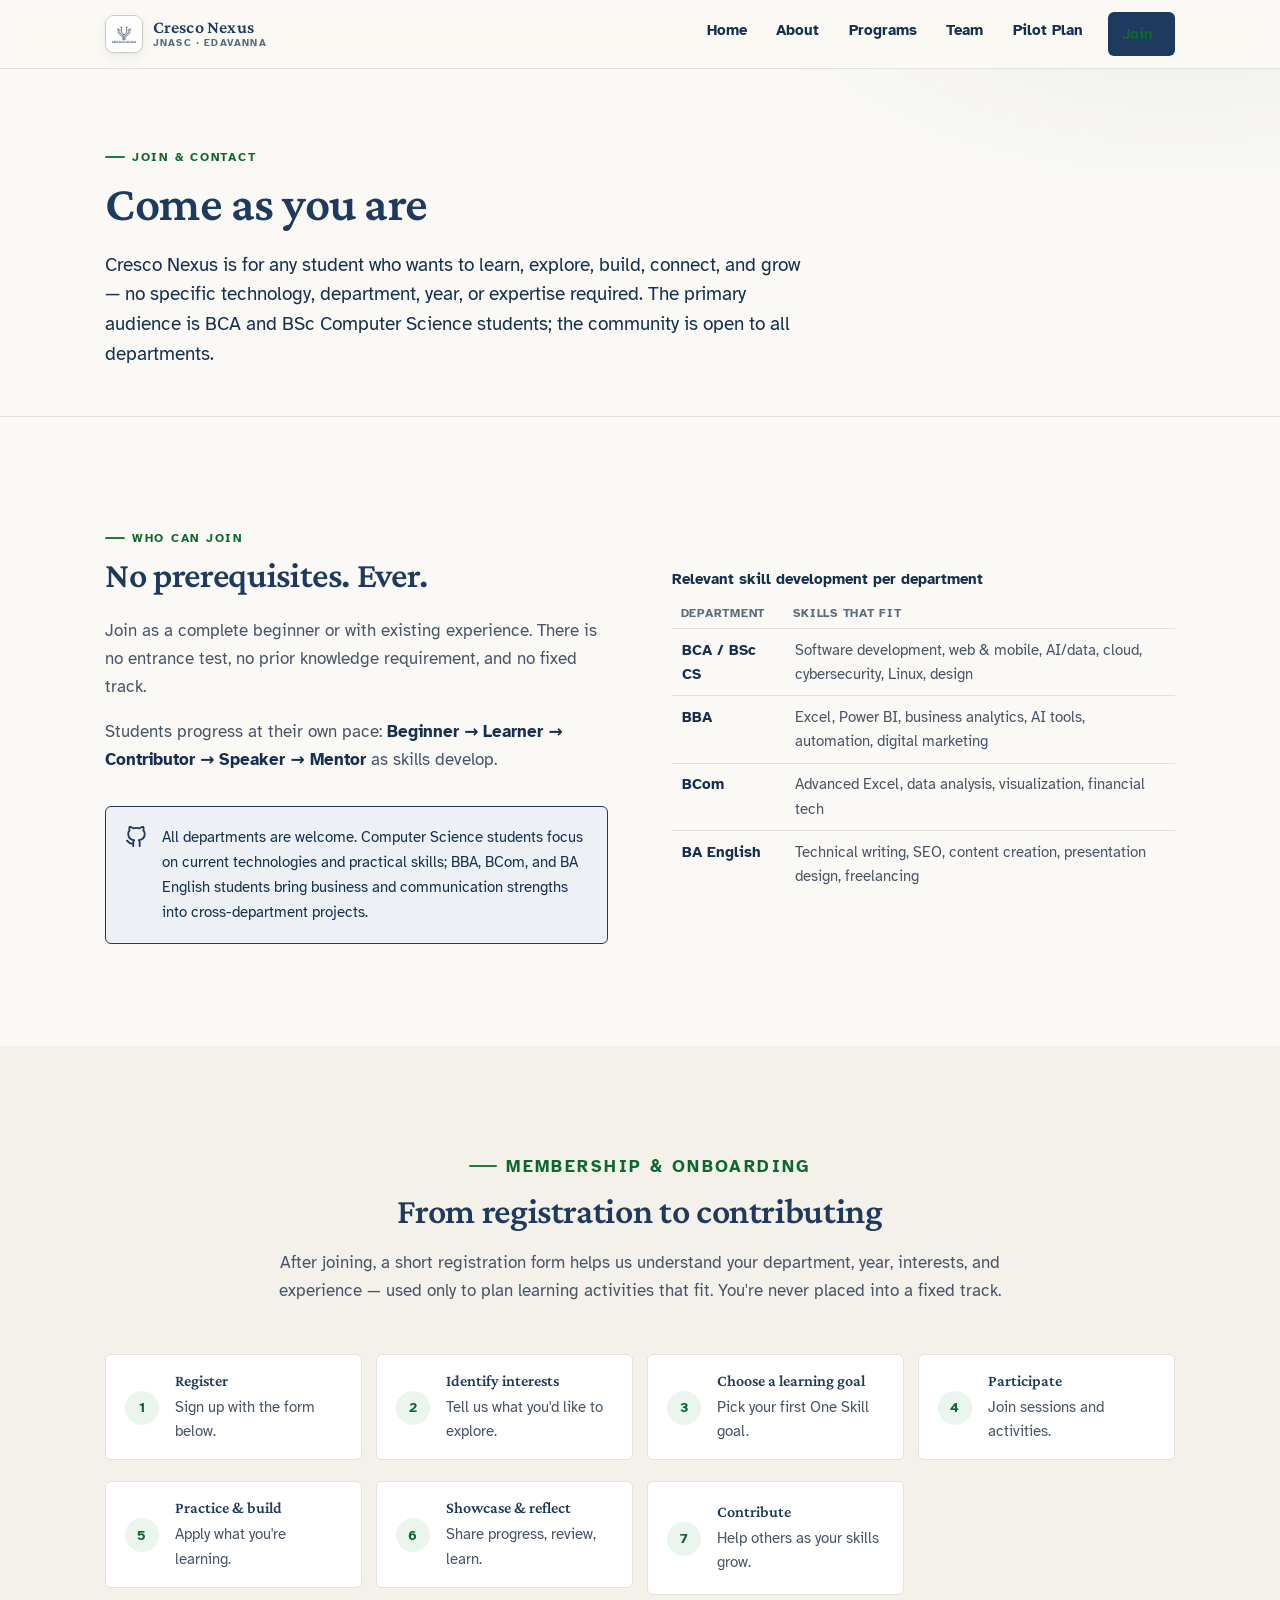
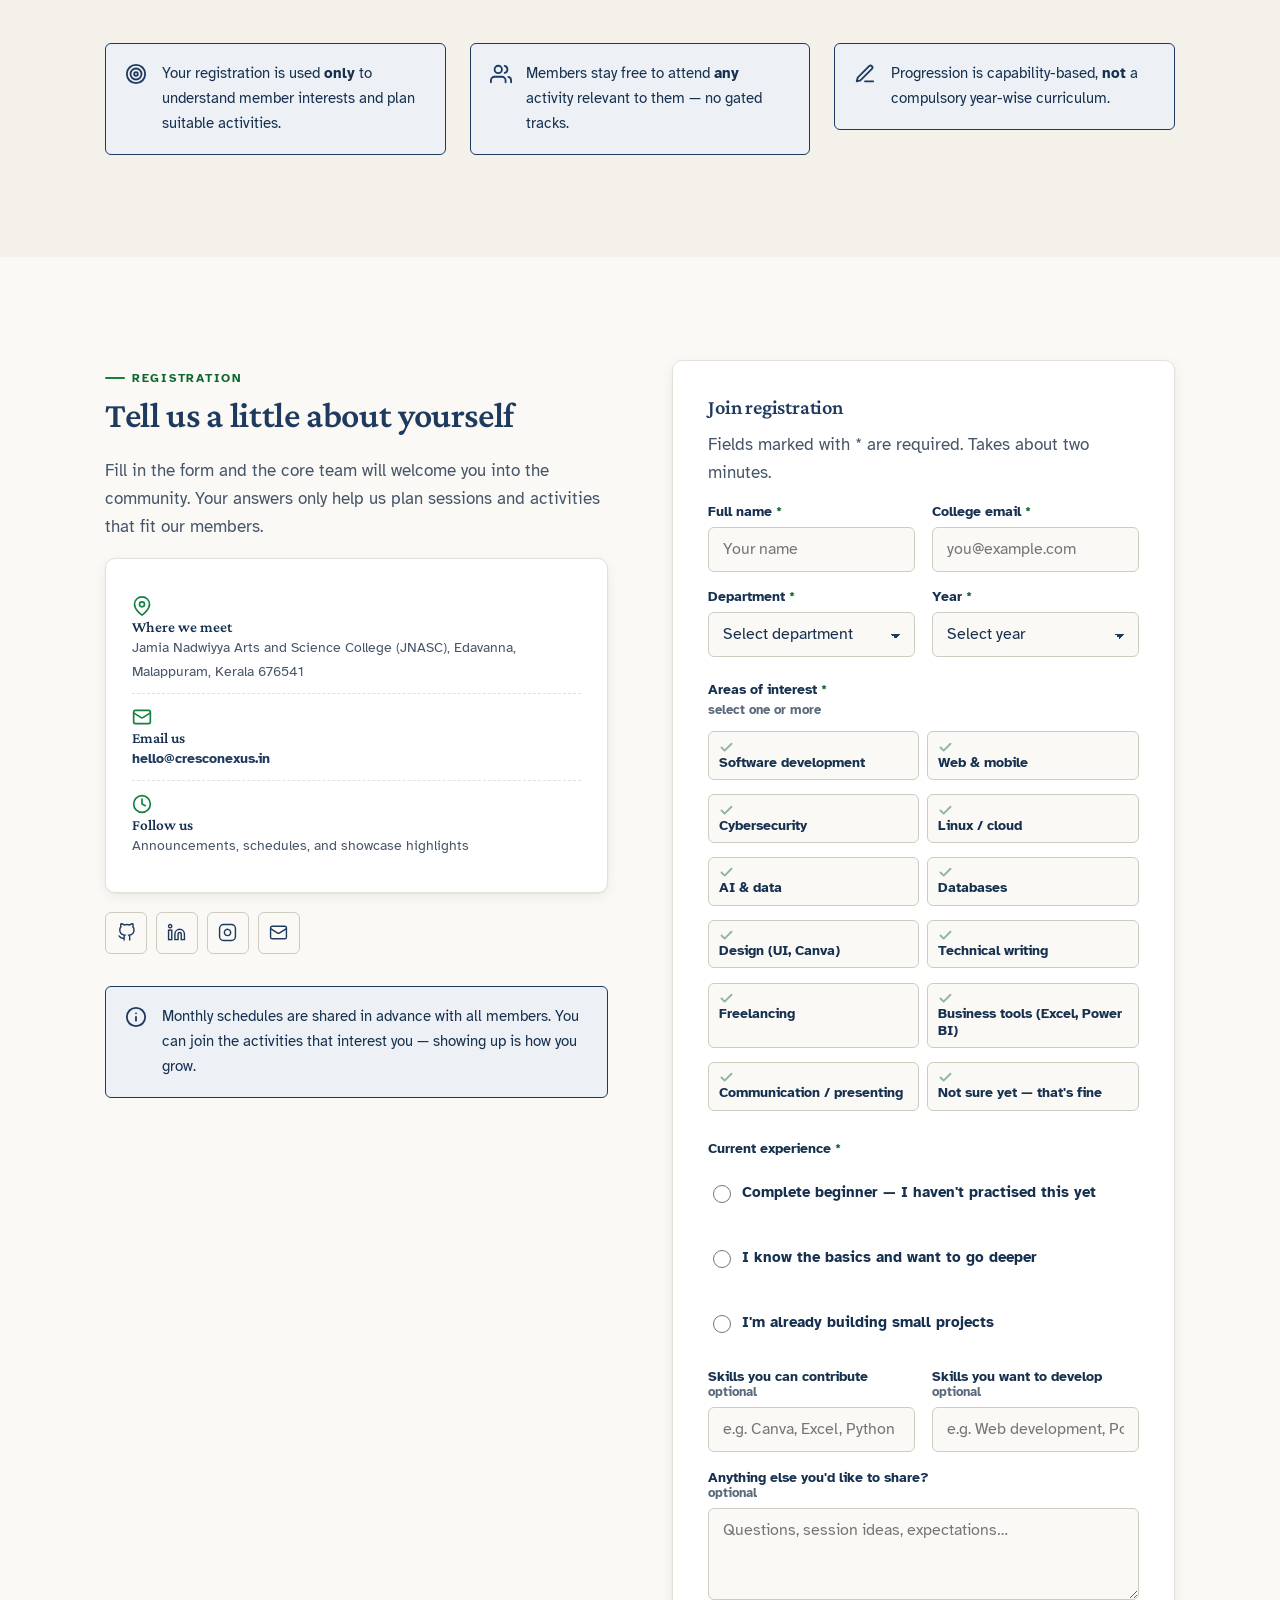
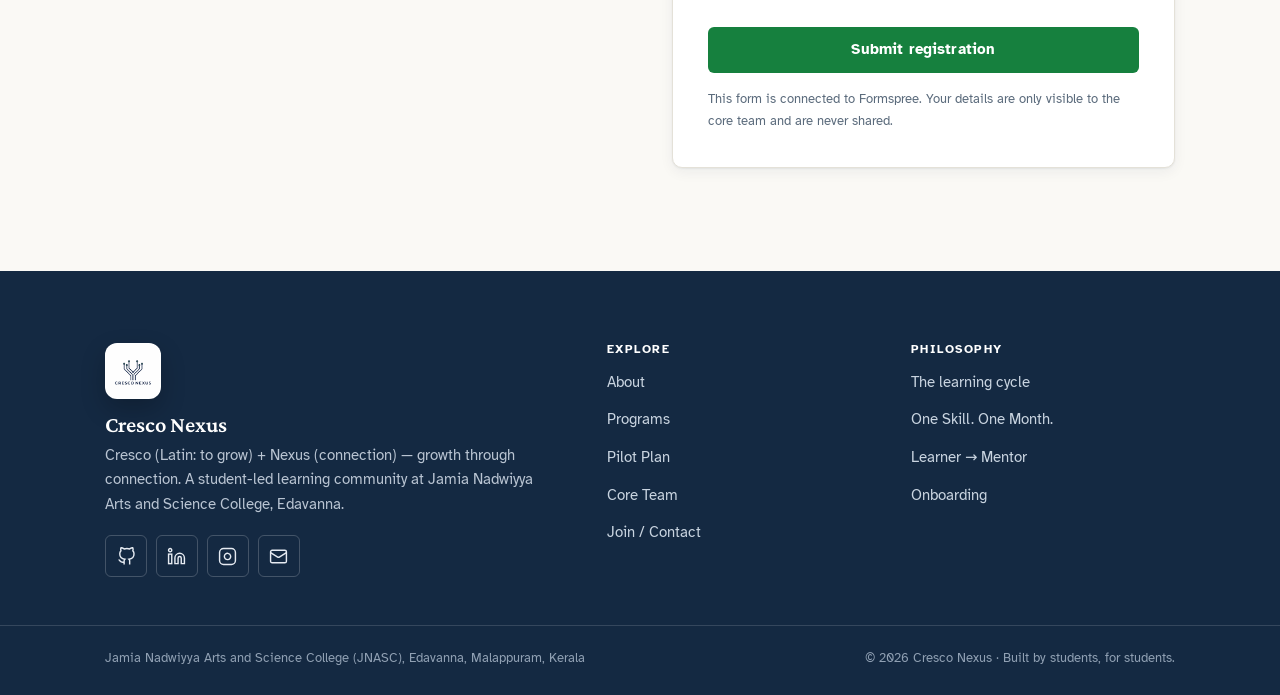
<file: join.html>
<!DOCTYPE html>
<html lang="en">
<head>
  <meta charset="UTF-8">
  <meta name="viewport" content="width=device-width, initial-scale=1">
  <title>Join &amp; Contact — Cresco Nexus</title>
  <meta name="description" content="Join Cresco Nexus at JNASC. Open to all departments, no prerequisites. Register to become a member, see the onboarding flow, and find our contact details.">
  <meta property="og:type" content="website">
  <meta property="og:site_name" content="Cresco Nexus">
  <meta property="og:title" content="Join &amp; Contact — Cresco Nexus">
  <meta property="og:description" content="Every JNASC student is welcome — BCA, BSc CS, BBA, BCom, BA English and more. No prerequisites. Register and start your learning journey.">
  <meta property="og:url" content="https://YOUR_USERNAME.github.io/cresco-nexus/join.html">
  <link rel="canonical" href="https://YOUR_USERNAME.github.io/cresco-nexus/join.html">
  <link rel="icon" type="image/png" href="assets/favicon.png">
  <link rel="preconnect" href="https://fonts.googleapis.com">
  <link rel="preconnect" href="https://fonts.gstatic.com" crossorigin>
  <link href="https://fonts.googleapis.com/css2?family=Atkinson+Hyperlegible:wght@400;700&family=Crimson+Pro:ital,wght@0,400;0,600;0,700;1,400;1,600&display=swap" rel="stylesheet">
  <link rel="stylesheet" href="assets/css/styles.css">
</head>
<body>
  <a class="skip-link" href="#main">Skip to content</a>

  <header class="site-header">
    <div class="container nav">
      <a class="brand" href="index.html" aria-label="Cresco Nexus — home">
        <img class="brand__logo" src="assets/logo-96.png" width="38" height="38" alt="" aria-hidden="true">
        <span class="brand__text">
          <span class="brand__name">Cresco Nexus</span>
          <span class="brand__tag">JNASC · Edavanna</span>
        </span>
      </a>
      <button class="nav-toggle" aria-expanded="false" aria-controls="nav-links" aria-label="Toggle navigation menu">
        <svg class="icon-menu" viewBox="0 0 24 24" fill="none" stroke="currentColor" stroke-width="2" stroke-linecap="round" aria-hidden="true"><line x1="4" y1="7" x2="20" y2="7"></line><line x1="4" y1="12" x2="20" y2="12"></line><line x1="4" y1="17" x2="20" y2="17"></line></svg>
        <svg class="icon-close" viewBox="0 0 24 24" fill="none" stroke="currentColor" stroke-width="2" stroke-linecap="round" aria-hidden="true"><line x1="6" y1="6" x2="18" y2="18"></line><line x1="18" y1="6" x2="6" y2="18"></line></svg>
      </button>
      <nav aria-label="Main navigation">
        <ul class="nav-links" id="nav-links">
          <li><a href="index.html">Home</a></li>
          <li><a href="about.html">About</a></li>
          <li><a href="programs.html">Programs</a></li>
          <li><a href="team.html">Team</a></li>
          <li><a href="pilot.html">Pilot Plan</a></li>
          <li><a class="btn btn--primary nav-cta" href="join.html" aria-current="page">Join</a></li>
        </ul>
      </nav>
    </div>
  </header>

  <main id="main">
    <section class="page-hero" aria-labelledby="page-title">
      <div class="container">
        <p class="eyebrow">Join &amp; contact</p>
        <h1 id="page-title">Come as you are</h1>
        <p class="lead">Cresco Nexus is for any student who wants to learn, explore, build, connect, and grow — no specific technology, department, year, or expertise required. The primary audience is BCA and BSc Computer Science students; the community is open to all departments.</p>
      </div>
    </section>

    <!-- Who can join -->
    <section class="section" aria-labelledby="who-title">
      <div class="container split split--center">
        <div class="reveal">
          <p class="eyebrow">Who can join</p>
          <h2 id="who-title">No prerequisites. Ever.</h2>
          <p>Join as a complete beginner or with existing experience. There is no entrance test, no prior knowledge requirement, and no fixed track.</p>
          <p>Students progress at their own pace: <strong>Beginner → Learner → Contributor → Speaker → Mentor</strong> as skills develop.</p>
          <div class="note-card mt-2">
            <svg viewBox="0 0 24 24" fill="none" stroke="currentColor" stroke-width="2" stroke-linecap="round" stroke-linejoin="round" aria-hidden="true"><path d="M9 19c-5 1.5-5-2.5-7-3m14 6v-3.87a3.37 3.37 0 0 0-.94-2.61c3.14-.35 6.44-1.54 6.44-7A5.44 5.44 0 0 0 20 4.77 5.07 5.07 0 0 0 19.91 1S18.73.65 16 2.48a13.38 13.38 0 0 0-7 0C6.27.65 5.09 1 5.09 1A5.07 5.07 0 0 0 5 4.77a5.44 5.44 0 0 0-1.5 3.78c0 5.42 3.3 6.61 6.44 7A3.37 3.37 0 0 0 9 18.13V22"></path></svg>
            <div>All departments are welcome. Computer Science students focus on current technologies and practical skills; BBA, BCom, and BA English students bring business and communication strengths into cross-department projects.</div>
          </div>
        </div>
        <div class="reveal" data-delay="1">
          <table class="mini-table">
            <caption>Relevant skill development per department</caption>
            <thead>
              <tr><th scope="col">Department</th><th scope="col">Skills that fit</th></tr>
            </thead>
            <tbody>
              <tr><td><strong>BCA / BSc CS</strong></td><td>Software development, web &amp; mobile, AI/data, cloud, cybersecurity, Linux, design</td></tr>
              <tr><td><strong>BBA</strong></td><td>Excel, Power BI, business analytics, AI tools, automation, digital marketing</td></tr>
              <tr><td><strong>BCom</strong></td><td>Advanced Excel, data analysis, visualization, financial tech</td></tr>
              <tr><td><strong>BA English</strong></td><td>Technical writing, SEO, content creation, presentation design, freelancing</td></tr>
            </tbody>
          </table>
        </div>
      </div>
    </section>

    <!-- Onboarding -->
    <section class="section section--soft" id="onboarding" aria-labelledby="onboard-title">
      <div class="container">
        <div class="section-head text-center reveal">
          <p class="eyebrow eyebrow--center">Membership &amp; onboarding</p>
          <h2 id="onboard-title">From registration to contributing</h2>
          <p>After joining, a short registration form helps us understand your department, year, interests, and experience — used only to plan learning activities that fit. You're never placed into a fixed track.</p>
        </div>
        <ol class="steps steps--grid reveal">
          <li><span class="steps__num">1</span><div><b>Register</b><p>Sign up with the form below.</p></div></li>
          <li><span class="steps__num">2</span><div><b>Identify interests</b><p>Tell us what you'd like to explore.</p></div></li>
          <li><span class="steps__num">3</span><div><b>Choose a learning goal</b><p>Pick your first One Skill goal.</p></div></li>
          <li><span class="steps__num">4</span><div><b>Participate</b><p>Join sessions and activities.</p></div></li>
          <li><span class="steps__num">5</span><div><b>Practice &amp; build</b><p>Apply what you're learning.</p></div></li>
          <li><span class="steps__num">6</span><div><b>Showcase &amp; reflect</b><p>Share progress, review, learn.</p></div></li>
          <li><span class="steps__num">7</span><div><b>Contribute</b><p>Help others as your skills grow.</p></div></li>
        </ol>
        <div class="timeline mt-3 reveal">
          <div>
            <div class="note-card">
              <svg viewBox="0 0 24 24" fill="none" stroke="currentColor" stroke-width="2" stroke-linecap="round" stroke-linejoin="round" aria-hidden="true"><circle cx="12" cy="12" r="10"></circle><circle cx="12" cy="12" r="6"></circle><circle cx="12" cy="12" r="2"></circle></svg>
              <div>Your registration is used <strong>only</strong> to understand member interests and plan suitable activities.</div>
            </div>
          </div>
          <div>
            <div class="note-card">
              <svg viewBox="0 0 24 24" fill="none" stroke="currentColor" stroke-width="2" stroke-linecap="round" stroke-linejoin="round" aria-hidden="true"><path d="M17 21v-2a4 4 0 0 0-4-4H5a4 4 0 0 0-4 4v2"></path><circle cx="9" cy="7" r="4"></circle><path d="M23 21v-2a4 4 0 0 0-3-3.87"></path><path d="M16 3.13a4 4 0 0 1 0 7.75"></path></svg>
              <div>Members stay free to attend <strong>any</strong> activity relevant to them — no gated tracks.</div>
            </div>
          </div>
          <div>
            <div class="note-card">
              <svg viewBox="0 0 24 24" fill="none" stroke="currentColor" stroke-width="2" stroke-linecap="round" stroke-linejoin="round" aria-hidden="true"><path d="M12 20h9"></path><path d="M16.5 3.5a2.12 2.12 0 0 1 3 3L7 19l-4 1 1-4Z"></path></svg>
              <div>Progression is capability-based, <strong>not</strong> a compulsory year-wise curriculum.</div>
            </div>
          </div>
        </div>
      </div>
    </section>

    <!-- Register + contact -->
    <section class="section" id="register" aria-labelledby="form-title">
      <div class="container split">
        <div class="reveal">
          <p class="eyebrow">Registration</p>
          <h2 id="form-title">Tell us a little about yourself</h2>
          <p>Fill in the form and the core team will welcome you into the community. Your answers only help us plan sessions and activities that fit our members.</p>
          <div class="contact-card">
            <div class="contact-row">
              <svg viewBox="0 0 24 24" fill="none" stroke="currentColor" stroke-width="2" stroke-linecap="round" stroke-linejoin="round" aria-hidden="true"><path d="M21 10c0 7-9 13-9 13s-9-6-9-13a9 9 0 0 1 18 0z"></path><circle cx="12" cy="10" r="3"></circle></svg>
              <div><b>Where we meet</b><span>Jamia Nadwiyya Arts and Science College (JNASC), Edavanna, Malappuram, Kerala 676541</span></div>
            </div>
            <div class="contact-row">
              <svg viewBox="0 0 24 24" fill="none" stroke="currentColor" stroke-width="2" stroke-linecap="round" stroke-linejoin="round" aria-hidden="true"><rect width="20" height="16" x="2" y="4" rx="2"></rect><path d="m22 7-8.97 5.7a1.94 1.94 0 0 1-2.06 0L2 7"></path></svg>
              <div><b>Email us</b><span><a href="mailto:hello@cresconexus.in">hello@cresconexus.in</a></span></div>
            </div>
            <div class="contact-row">
              <svg viewBox="0 0 24 24" fill="none" stroke="currentColor" stroke-width="2" stroke-linecap="round" stroke-linejoin="round" aria-hidden="true"><circle cx="12" cy="12" r="10"></circle><polyline points="12 6 12 12 16 14"></polyline></svg>
              <div><b>Follow us</b><span>Announcements, schedules, and showcase highlights</span></div>
            </div>
          </div>
          <div class="social-row social-row--light">
            <a href="#" aria-label="Cresco Nexus on GitHub" rel="noopener"><svg viewBox="0 0 24 24" fill="none" stroke="currentColor" stroke-width="1.8" aria-hidden="true"><path d="M9 19c-5 1.5-5-2.5-7-3m14 6v-3.87a3.37 3.37 0 0 0-.94-2.61c3.14-.35 6.44-1.54 6.44-7A5.44 5.44 0 0 0 20 4.77 5.07 5.07 0 0 0 19.91 1S18.73.65 16 2.48a13.38 13.38 0 0 0-7 0C6.27.65 5.09 1 5.09 1A5.07 5.07 0 0 0 5 4.77a5.44 5.44 0 0 0-1.5 3.78c0 5.42 3.3 6.61 6.44 7A3.37 3.37 0 0 0 9 18.13V22"></path></svg></a>
            <a href="#" aria-label="Cresco Nexus on LinkedIn" rel="noopener"><svg viewBox="0 0 24 24" fill="none" stroke="currentColor" stroke-width="1.8" aria-hidden="true"><path d="M16 8a6 6 0 0 1 6 6v7h-4v-7a2 2 0 0 0-2-2 2 2 0 0 0-2 2v7h-4v-7a6 6 0 0 1 6-6z"></path><rect width="4" height="12" x="2" y="9"></rect><circle cx="4" cy="4" r="2"></circle></svg></a>
            <a href="#" aria-label="Cresco Nexus on Instagram" rel="noopener"><svg viewBox="0 0 24 24" fill="none" stroke="currentColor" stroke-width="1.8" aria-hidden="true"><rect width="20" height="20" x="2" y="2" rx="5"></rect><path d="M16 11.37A4 4 0 1 1 12.63 8 4 4 0 0 1 16 11.37z"></path><line x1="17.5" y1="6.5" x2="17.51" y2="6.5"></line></svg></a>
            <a href="mailto:hello@cresconexus.in" aria-label="Email Cresco Nexus"><svg viewBox="0 0 24 24" fill="none" stroke="currentColor" stroke-width="1.8" aria-hidden="true"><rect width="20" height="16" x="2" y="4" rx="2"></rect><path d="m22 7-8.97 5.7a1.94 1.94 0 0 1-2.06 0L2 7"></path></svg></a>
          </div>
          <div class="note-card mt-2">
            <svg viewBox="0 0 24 24" fill="none" stroke="currentColor" stroke-width="2" stroke-linecap="round" stroke-linejoin="round" aria-hidden="true"><circle cx="12" cy="12" r="10"></circle><path d="M12 16v-4"></path><path d="M12 8h.01"></path></svg>
            <div>Monthly schedules are shared in advance with all members. You can join the activities that interest you — showing up is how you grow.</div>
          </div>
        </div>
        <div class="reveal" data-delay="1">
          <form class="form-card" data-form="join" action="https://formspree.io/f/YOUR_FORM_ID" method="POST">
            <input type="hidden" name="_subject" value="New Cresco Nexus registration">
            <h3>Join registration</h3>
            <p>Fields marked with <span class="req">*</span> are required. Takes about two minutes.</p>

            <div class="form-row">
              <div class="field">
                <label for="name">Full name <span class="req" aria-hidden="true">*</span></label>
                <input id="name" name="name" type="text" required autocomplete="name" placeholder="Your name">
              </div>
              <div class="field">
                <label for="email">College email <span class="req" aria-hidden="true">*</span></label>
                <input id="email" name="email" type="email" required autocomplete="email" placeholder="you@example.com">
              </div>
            </div>

            <div class="form-row">
              <div class="field">
                <label for="department">Department <span class="req" aria-hidden="true">*</span></label>
                <select id="department" name="department" required>
                  <option value="">Select department</option>
                  <option>BCA</option>
                  <option>BSc Computer Science</option>
                  <option>BBA</option>
                  <option>BCom</option>
                  <option>BA English</option>
                  <option>Other</option>
                </select>
              </div>
              <div class="field">
                <label for="year">Year <span class="req" aria-hidden="true">*</span></label>
                <select id="year" name="year" required>
                  <option value="">Select year</option>
                  <option>1st year</option>
                  <option>2nd year</option>
                  <option>3rd year</option>
                  <option>Other</option>
                </select>
              </div>
            </div>

            <fieldset class="field">
              <legend><span>Areas of interest <span class="req" aria-hidden="true">*</span> <span class="hint">select one or more</span></span></legend>
              <div class="choice-grid">
                <label class="choice"><input type="checkbox" name="interests" value="Software development"><svg viewBox="0 0 24 24" fill="none" stroke="currentColor" stroke-width="3" stroke-linecap="round" stroke-linejoin="round" aria-hidden="true"><polyline points="20 6 9 17 4 12"></polyline></svg>Software development</label>
                <label class="choice"><input type="checkbox" name="interests" value="Web and mobile"><svg viewBox="0 0 24 24" fill="none" stroke="currentColor" stroke-width="3" stroke-linecap="round" stroke-linejoin="round" aria-hidden="true"><polyline points="20 6 9 17 4 12"></polyline></svg>Web &amp; mobile</label>
                <label class="choice"><input type="checkbox" name="interests" value="Cybersecurity"><svg viewBox="0 0 24 24" fill="none" stroke="currentColor" stroke-width="3" stroke-linecap="round" stroke-linejoin="round" aria-hidden="true"><polyline points="20 6 9 17 4 12"></polyline></svg>Cybersecurity</label>
                <label class="choice"><input type="checkbox" name="interests" value="Linux and cloud"><svg viewBox="0 0 24 24" fill="none" stroke="currentColor" stroke-width="3" stroke-linecap="round" stroke-linejoin="round" aria-hidden="true"><polyline points="20 6 9 17 4 12"></polyline></svg>Linux / cloud</label>
                <label class="choice"><input type="checkbox" name="interests" value="AI and data"><svg viewBox="0 0 24 24" fill="none" stroke="currentColor" stroke-width="3" stroke-linecap="round" stroke-linejoin="round" aria-hidden="true"><polyline points="20 6 9 17 4 12"></polyline></svg>AI &amp; data</label>
                <label class="choice"><input type="checkbox" name="interests" value="Databases"><svg viewBox="0 0 24 24" fill="none" stroke="currentColor" stroke-width="3" stroke-linecap="round" stroke-linejoin="round" aria-hidden="true"><polyline points="20 6 9 17 4 12"></polyline></svg>Databases</label>
                <label class="choice"><input type="checkbox" name="interests" value="Design"><svg viewBox="0 0 24 24" fill="none" stroke="currentColor" stroke-width="3" stroke-linecap="round" stroke-linejoin="round" aria-hidden="true"><polyline points="20 6 9 17 4 12"></polyline></svg>Design (UI, Canva)</label>
                <label class="choice"><input type="checkbox" name="interests" value="Technical writing"><svg viewBox="0 0 24 24" fill="none" stroke="currentColor" stroke-width="3" stroke-linecap="round" stroke-linejoin="round" aria-hidden="true"><polyline points="20 6 9 17 4 12"></polyline></svg>Technical writing</label>
                <label class="choice"><input type="checkbox" name="interests" value="Freelancing"><svg viewBox="0 0 24 24" fill="none" stroke="currentColor" stroke-width="3" stroke-linecap="round" stroke-linejoin="round" aria-hidden="true"><polyline points="20 6 9 17 4 12"></polyline></svg>Freelancing</label>
                <label class="choice"><input type="checkbox" name="interests" value="Business tools"><svg viewBox="0 0 24 24" fill="none" stroke="currentColor" stroke-width="3" stroke-linecap="round" stroke-linejoin="round" aria-hidden="true"><polyline points="20 6 9 17 4 12"></polyline></svg>Business tools (Excel, Power BI)</label>
                <label class="choice"><input type="checkbox" name="interests" value="Communication and presenting"><svg viewBox="0 0 24 24" fill="none" stroke="currentColor" stroke-width="3" stroke-linecap="round" stroke-linejoin="round" aria-hidden="true"><polyline points="20 6 9 17 4 12"></polyline></svg>Communication / presenting</label>
                <label class="choice"><input type="checkbox" name="interests" value="Not sure yet"><svg viewBox="0 0 24 24" fill="none" stroke="currentColor" stroke-width="3" stroke-linecap="round" stroke-linejoin="round" aria-hidden="true"><polyline points="20 6 9 17 4 12"></polyline></svg>Not sure yet — that's fine</label>
              </div>
            </fieldset>

            <fieldset class="field">
              <legend><span>Current experience <span class="req" aria-hidden="true">*</span></span></legend>
              <div class="radios">
                <label class="radio"><input type="radio" name="experience" value="beginner" required><span>Complete beginner — I haven't practised this yet</span></label>
                <label class="radio"><input type="radio" name="experience" value="basics"><span>I know the basics and want to go deeper</span></label>
                <label class="radio"><input type="radio" name="experience" value="building"><span>I'm already building small projects</span></label>
              </div>
            </fieldset>

            <div class="form-row">
              <div class="field">
                <label for="contribute">Skills you can contribute <span class="hint">optional</span></label>
                <input id="contribute" name="skills_contribute" type="text" placeholder="e.g. Canva, Excel, Python basics">
              </div>
              <div class="field">
                <label for="develop">Skills you want to develop <span class="hint">optional</span></label>
                <input id="develop" name="skills_develop" type="text" placeholder="e.g. Web development, Power BI">
              </div>
            </div>

            <div class="field">
              <label for="message">Anything else you'd like to share? <span class="hint">optional</span></label>
              <textarea id="message" name="message" rows="3" placeholder="Questions, session ideas, expectations…"></textarea>
            </div>

            <button class="btn btn--accent btn--block" type="submit" data-label="Submit registration">Submit registration</button>
            <div class="form-status" role="status" aria-live="polite"></div>
            <p class="form-note">This form is connected to Formspree. Your details are only visible to the core team and are never shared.</p>
          </form>
        </div>
      </div>
    </section>
  </main>

  <footer class="site-footer">
    <div class="container">
      <div class="footer-grid">
        <div class="footer-brand">
          <img class="footer-brand__logo" src="assets/logo-96.png" width="56" height="56" alt="">
          <span class="footer-brand__name">Cresco Nexus</span>
          <p>Cresco (Latin: to grow) + Nexus (connection) — growth through connection. A student-led learning community at Jamia Nadwiyya Arts and Science College, Edavanna.</p>
          <div class="social-row">
            <a href="#" aria-label="Cresco Nexus on GitHub" rel="noopener"><svg viewBox="0 0 24 24" fill="none" stroke="currentColor" stroke-width="1.8" aria-hidden="true"><path d="M9 19c-5 1.5-5-2.5-7-3m14 6v-3.87a3.37 3.37 0 0 0-.94-2.61c3.14-.35 6.44-1.54 6.44-7A5.44 5.44 0 0 0 20 4.77 5.07 5.07 0 0 0 19.91 1S18.73.65 16 2.48a13.38 13.38 0 0 0-7 0C6.27.65 5.09 1 5.09 1A5.07 5.07 0 0 0 5 4.77a5.44 5.44 0 0 0-1.5 3.78c0 5.42 3.3 6.61 6.44 7A3.37 3.37 0 0 0 9 18.13V22"></path></svg></a>
            <a href="#" aria-label="Cresco Nexus on LinkedIn" rel="noopener"><svg viewBox="0 0 24 24" fill="none" stroke="currentColor" stroke-width="1.8" aria-hidden="true"><path d="M16 8a6 6 0 0 1 6 6v7h-4v-7a2 2 0 0 0-2-2 2 2 0 0 0-2 2v7h-4v-7a6 6 0 0 1 6-6z"></path><rect width="4" height="12" x="2" y="9"></rect><circle cx="4" cy="4" r="2"></circle></svg></a>
            <a href="#" aria-label="Cresco Nexus on Instagram" rel="noopener"><svg viewBox="0 0 24 24" fill="none" stroke="currentColor" stroke-width="1.8" aria-hidden="true"><rect width="20" height="20" x="2" y="2" rx="5"></rect><path d="M16 11.37A4 4 0 1 1 12.63 8 4 4 0 0 1 16 11.37z"></path><line x1="17.5" y1="6.5" x2="17.51" y2="6.5"></line></svg></a>
            <a href="mailto:hello@cresconexus.in" aria-label="Email Cresco Nexus"><svg viewBox="0 0 24 24" fill="none" stroke="currentColor" stroke-width="1.8" aria-hidden="true"><rect width="20" height="16" x="2" y="4" rx="2"></rect><path d="m22 7-8.97 5.7a1.94 1.94 0 0 1-2.06 0L2 7"></path></svg></a>
          </div>
        </div>
        <div class="footer-col">
          <h4>Explore</h4>
          <ul>
            <li><a href="about.html">About</a></li>
            <li><a href="programs.html">Programs</a></li>
            <li><a href="pilot.html">Pilot Plan</a></li>
            <li><a href="team.html">Core Team</a></li>
            <li><a href="join.html">Join / Contact</a></li>
          </ul>
        </div>
        <div class="footer-col">
          <h4>Philosophy</h4>
          <ul>
            <li><a href="about.html#cycle">The learning cycle</a></li>
            <li><a href="programs.html#one-skill">One Skill. One Month.</a></li>
            <li><a href="programs.html#progression">Learner → Mentor</a></li>
            <li><a href="join.html#onboarding">Onboarding</a></li>
          </ul>
        </div>
      </div>
    </div>
    <div class="footer-bottom">
      <div class="container">
        <span>Jamia Nadwiyya Arts and Science College (JNASC), Edavanna, Malappuram, Kerala</span>
        <span>© <span data-year>2026</span> Cresco Nexus · Built by students, for students.</span>
      </div>
    </div>
  </footer>

  <script src="assets/js/main.js" defer></script>
</body>
</html>
</file>
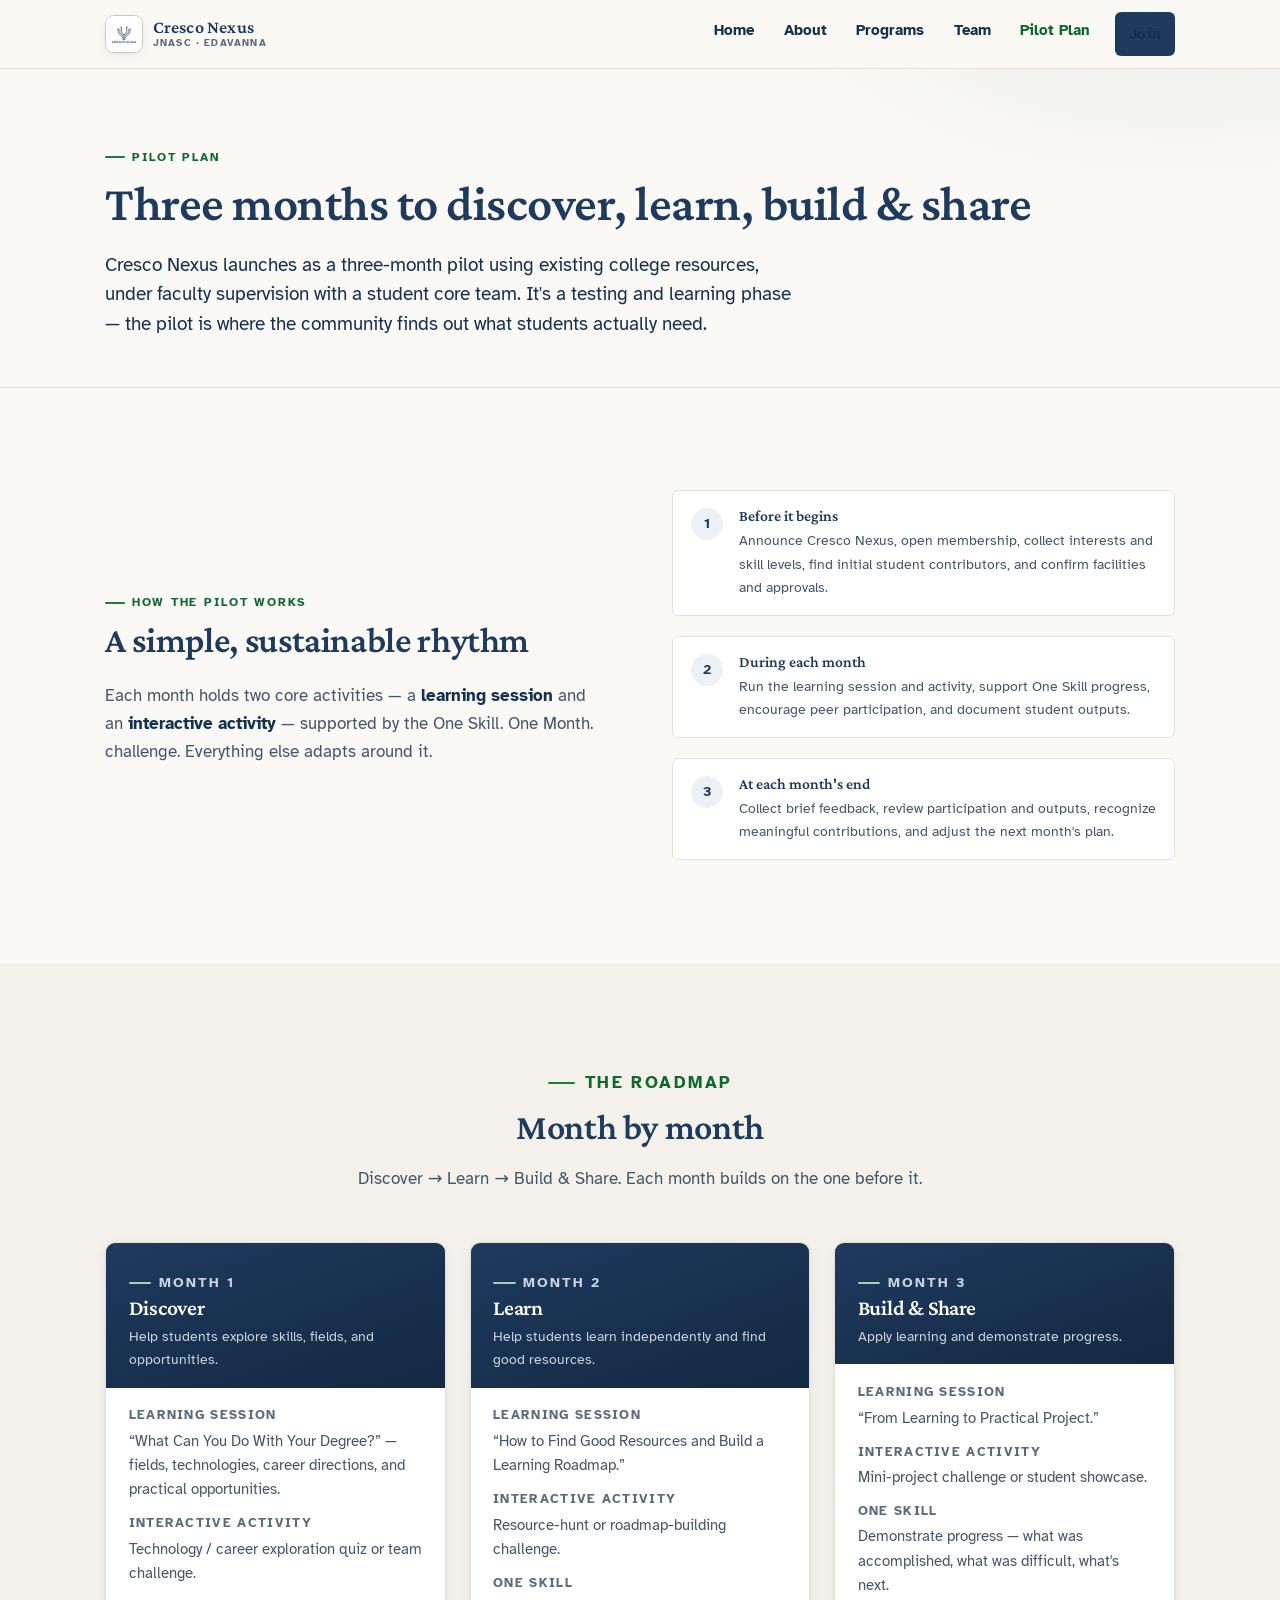
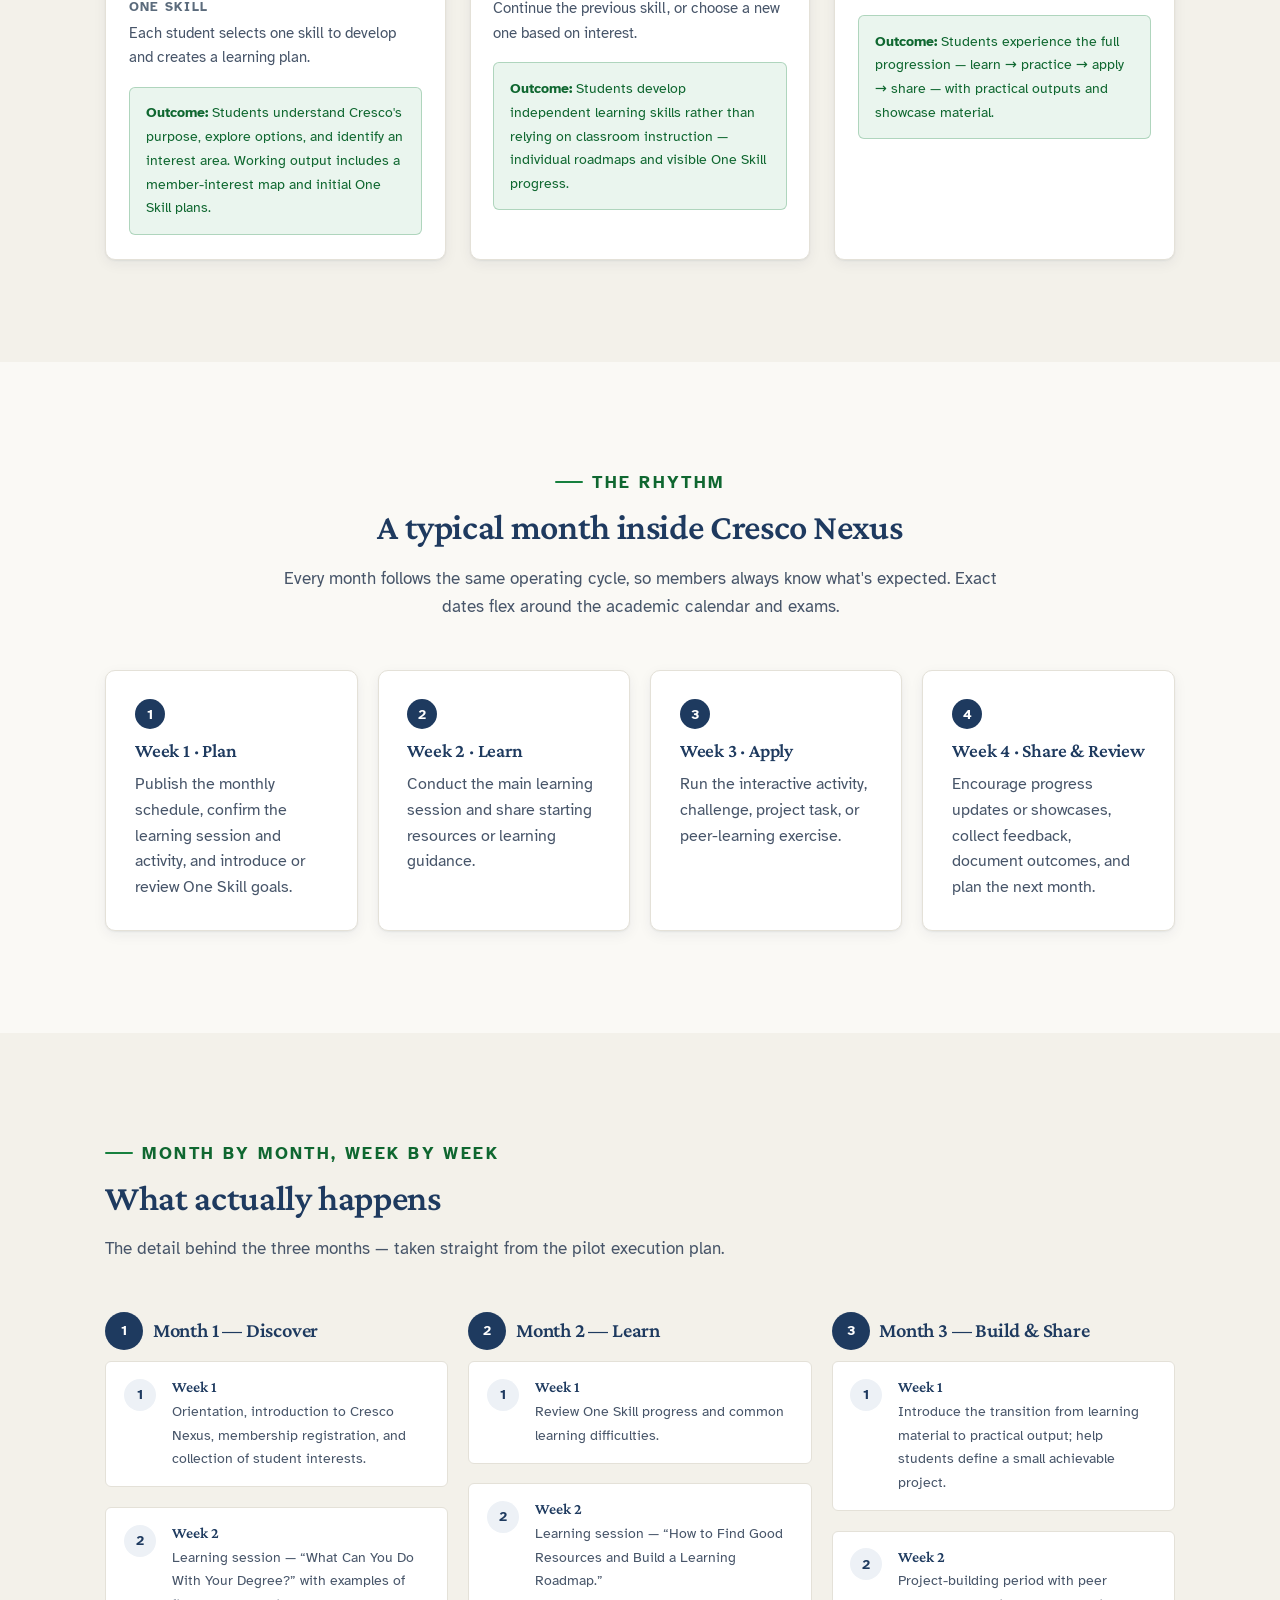
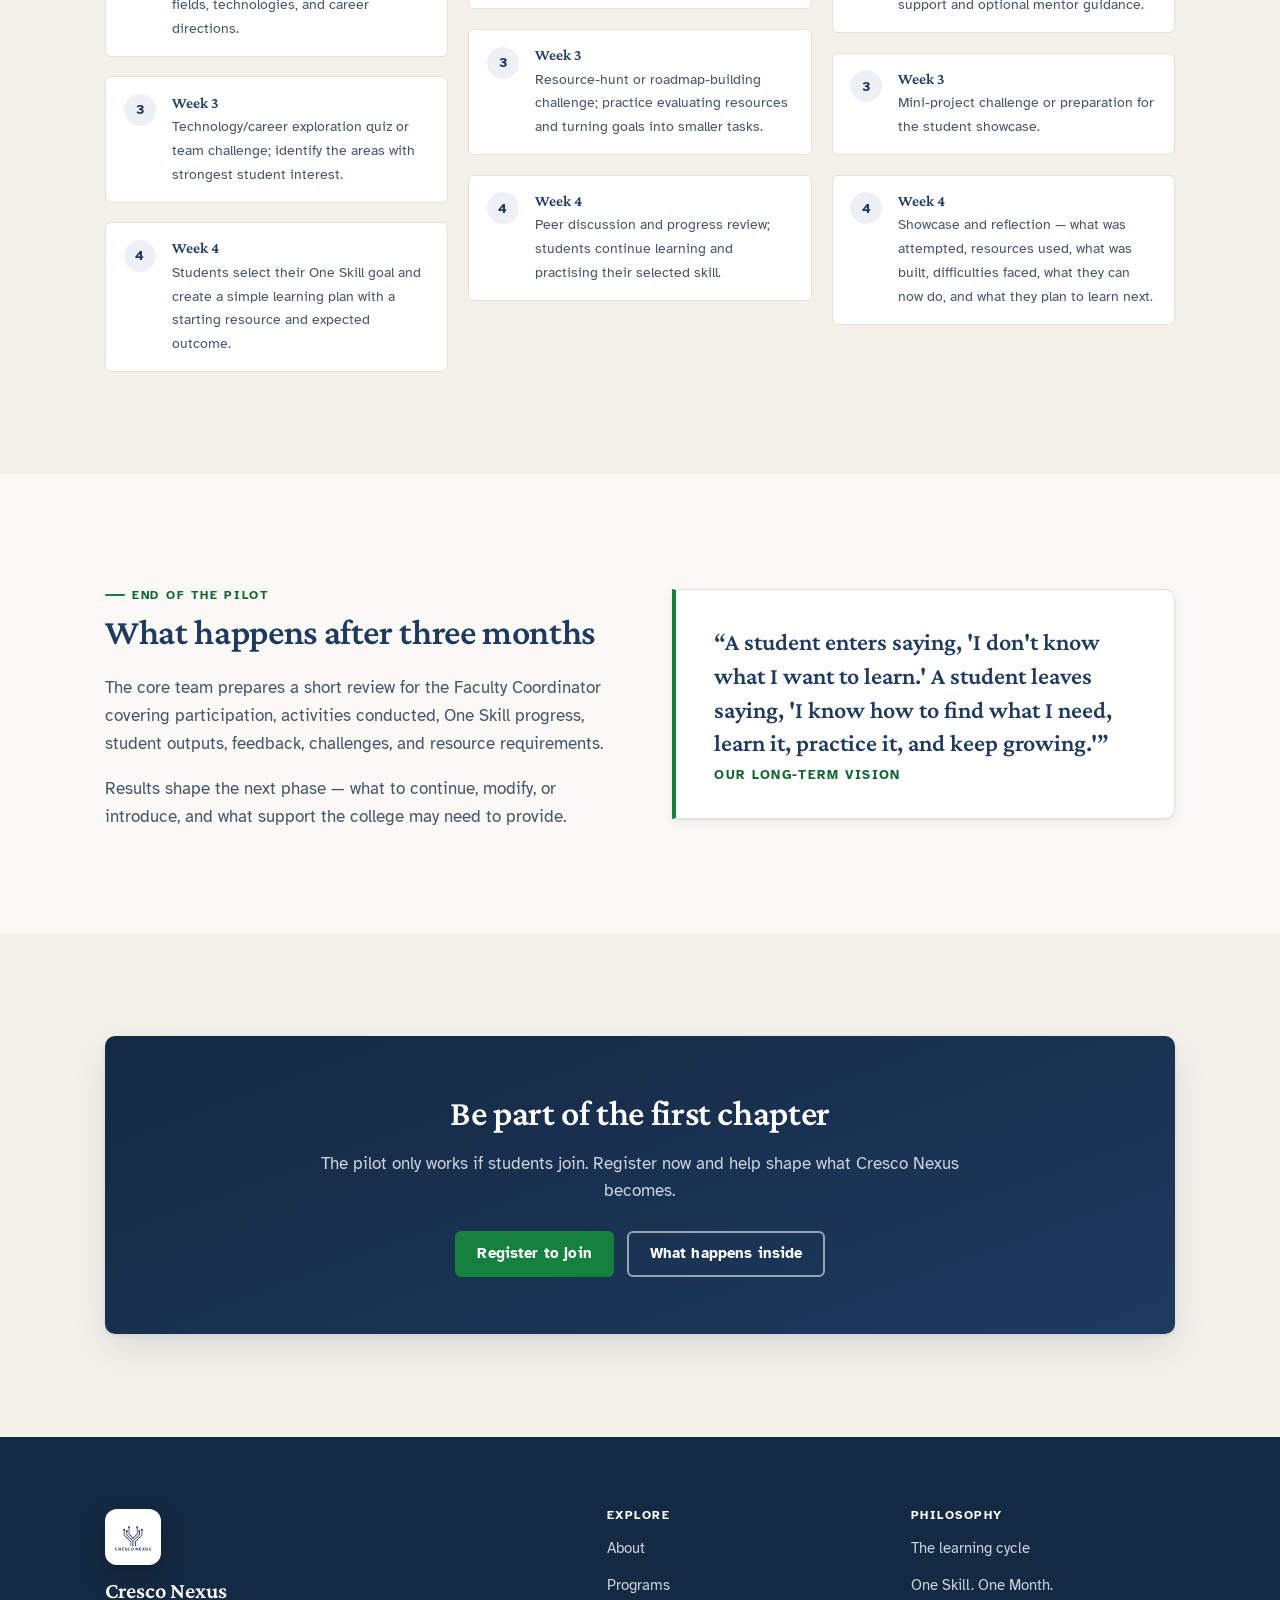
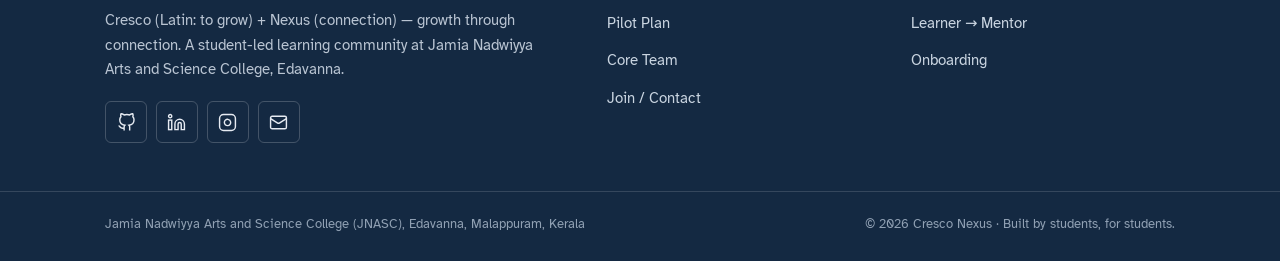
<file: pilot.html>
<!DOCTYPE html>
<html lang="en">
<head>
  <meta charset="UTF-8">
  <meta name="viewport" content="width=device-width, initial-scale=1">
  <title>Pilot Plan — The First 3 Months · Cresco Nexus</title>
  <meta name="description" content="The Cresco Nexus 3-month pilot: Month 1 Discover, Month 2 Learn, Month 3 Build & Share — a timeline of the community's first steps at JNASC.">
  <meta property="og:type" content="website">
  <meta property="og:site_name" content="Cresco Nexus">
  <meta property="og:title" content="Pilot Plan — The First 3 Months · Cresco Nexus">
  <meta property="og:description" content="From orientation to student showcases — see the month-by-month plan that launches the community and tests what students actually want to learn.">
  <meta property="og:url" content="https://YOUR_USERNAME.github.io/cresco-nexus/pilot.html">
  <link rel="canonical" href="https://YOUR_USERNAME.github.io/cresco-nexus/pilot.html">
  <link rel="icon" type="image/png" href="assets/favicon.png">
  <link rel="preconnect" href="https://fonts.googleapis.com">
  <link rel="preconnect" href="https://fonts.gstatic.com" crossorigin>
  <link href="https://fonts.googleapis.com/css2?family=Atkinson+Hyperlegible:wght@400;700&family=Crimson+Pro:ital,wght@0,400;0,600;0,700;1,400;1,600&display=swap" rel="stylesheet">
  <link rel="stylesheet" href="assets/css/styles.css">
</head>
<body>
  <a class="skip-link" href="#main">Skip to content</a>

  <header class="site-header">
    <div class="container nav">
      <a class="brand" href="index.html" aria-label="Cresco Nexus — home">
        <img class="brand__logo" src="assets/logo-96.png" width="38" height="38" alt="" aria-hidden="true">
        <span class="brand__text">
          <span class="brand__name">Cresco Nexus</span>
          <span class="brand__tag">JNASC · Edavanna</span>
        </span>
      </a>
      <button class="nav-toggle" aria-expanded="false" aria-controls="nav-links" aria-label="Toggle navigation menu">
        <svg class="icon-menu" viewBox="0 0 24 24" fill="none" stroke="currentColor" stroke-width="2" stroke-linecap="round" aria-hidden="true"><line x1="4" y1="7" x2="20" y2="7"></line><line x1="4" y1="12" x2="20" y2="12"></line><line x1="4" y1="17" x2="20" y2="17"></line></svg>
        <svg class="icon-close" viewBox="0 0 24 24" fill="none" stroke="currentColor" stroke-width="2" stroke-linecap="round" aria-hidden="true"><line x1="6" y1="6" x2="18" y2="18"></line><line x1="18" y1="6" x2="6" y2="18"></line></svg>
      </button>
      <nav aria-label="Main navigation">
        <ul class="nav-links" id="nav-links">
          <li><a href="index.html">Home</a></li>
          <li><a href="about.html">About</a></li>
          <li><a href="programs.html">Programs</a></li>
          <li><a href="team.html">Team</a></li>
          <li><a href="pilot.html" aria-current="page">Pilot Plan</a></li>
          <li><a class="btn btn--primary nav-cta" href="join.html">Join</a></li>
        </ul>
      </nav>
    </div>
  </header>

  <main id="main">
    <section class="page-hero" aria-labelledby="page-title">
      <div class="container">
        <p class="eyebrow">Pilot plan</p>
        <h1 id="page-title">Three months to discover, learn, build &amp; share</h1>
        <p class="lead">Cresco Nexus launches as a three-month pilot using existing college resources, under faculty supervision with a student core team. It's a testing and learning phase — the pilot is where the community finds out what students actually need.</p>
      </div>
    </section>

    <!-- Shape of the pilot -->
    <section class="section" aria-labelledby="shape-title">
      <div class="container split split--center">
        <div class="reveal">
          <p class="eyebrow">How the pilot works</p>
          <h2 id="shape-title">A simple, sustainable rhythm</h2>
          <p>Each month holds two core activities — a <strong>learning session</strong> and an <strong>interactive activity</strong> — supported by the One Skill. One Month. challenge. Everything else adapts around it.</p>
        </div>
        <div class="reveal" data-delay="1">
          <ul class="flow">
            <li><div><b>Before it begins</b><p>Announce Cresco Nexus, open membership, collect interests and skill levels, find initial student contributors, and confirm facilities and approvals.</p></div></li>
            <li><div><b>During each month</b><p>Run the learning session and activity, support One Skill progress, encourage peer participation, and document student outputs.</p></div></li>
            <li><div><b>At each month's end</b><p>Collect brief feedback, review participation and outputs, recognize meaningful contributions, and adjust the next month's plan.</p></div></li>
          </ul>
        </div>
      </div>
    </section>

    <!-- Timeline -->
    <section class="section section--soft" aria-labelledby="timeline-title">
      <div class="container">
        <div class="section-head text-center reveal">
          <p class="eyebrow eyebrow--center">The roadmap</p>
          <h2 id="timeline-title">Month by month</h2>
          <p>Discover → Learn → Build &amp; Share. Each month builds on the one before it.</p>
        </div>
        <div class="timeline">
          <article class="month-card reveal">
            <header class="month-card__head">
              <p class="eyebrow eyebrow--on-dark">Month 1</p>
              <h3>Discover</h3>
              <p>Help students explore skills, fields, and opportunities.</p>
            </header>
            <div class="month-card__body">
              <h4>Learning session</h4>
              <p style="font-size:.92rem">“What Can You Do With Your Degree?” — fields, technologies, career directions, and practical opportunities.</p>
              <h4>Interactive activity</h4>
              <p style="font-size:.92rem">Technology / career exploration quiz or team challenge.</p>
              <h4>One Skill</h4>
              <p style="font-size:.92rem">Each student selects one skill to develop and creates a learning plan.</p>
              <div class="month-card__outcome"><b>Outcome:</b> Students understand Cresco's purpose, explore options, and identify an interest area. Working output includes a member-interest map and initial One Skill plans.</div>
            </div>
          </article>
          <article class="month-card reveal" data-delay="1">
            <header class="month-card__head">
              <p class="eyebrow eyebrow--on-dark">Month 2</p>
              <h3>Learn</h3>
              <p>Help students learn independently and find good resources.</p>
            </header>
            <div class="month-card__body">
              <h4>Learning session</h4>
              <p style="font-size:.92rem">“How to Find Good Resources and Build a Learning Roadmap.”</p>
              <h4>Interactive activity</h4>
              <p style="font-size:.92rem">Resource-hunt or roadmap-building challenge.</p>
              <h4>One Skill</h4>
              <p style="font-size:.92rem">Continue the previous skill, or choose a new one based on interest.</p>
              <div class="month-card__outcome"><b>Outcome:</b> Students develop independent learning skills rather than relying on classroom instruction — individual roadmaps and visible One Skill progress.</div>
            </div>
          </article>
          <article class="month-card reveal" data-delay="2">
            <header class="month-card__head">
              <p class="eyebrow eyebrow--on-dark">Month 3</p>
              <h3>Build &amp; Share</h3>
              <p>Apply learning and demonstrate progress.</p>
            </header>
            <div class="month-card__body">
              <h4>Learning session</h4>
              <p style="font-size:.92rem">“From Learning to Practical Project.”</p>
              <h4>Interactive activity</h4>
              <p style="font-size:.92rem">Mini-project challenge or student showcase.</p>
              <h4>One Skill</h4>
              <p style="font-size:.92rem">Demonstrate progress — what was accomplished, what was difficult, what's next.</p>
              <div class="month-card__outcome"><b>Outcome:</b> Students experience the full progression — learn → practice → apply → share — with practical outputs and showcase material.</div>
            </div>
          </article>
        </div>
      </div>
    </section>

    <!-- Typical month -->
    <section class="section" aria-labelledby="rhythm-title">
      <div class="container">
        <div class="section-head text-center reveal">
          <p class="eyebrow eyebrow--center">The rhythm</p>
          <h2 id="rhythm-title">A typical month inside Cresco Nexus</h2>
          <p>Every month follows the same operating cycle, so members always know what's expected. Exact dates flex around the academic calendar and exams.</p>
        </div>
        <div class="grid grid--4">
          <article class="card reveal">
            <span class="icon-num" style="margin-bottom:.8em">1</span>
            <h3>Week 1 · Plan</h3>
            <p>Publish the monthly schedule, confirm the learning session and activity, and introduce or review One Skill goals.</p>
          </article>
          <article class="card reveal" data-delay="1">
            <span class="icon-num" style="margin-bottom:.8em">2</span>
            <h3>Week 2 · Learn</h3>
            <p>Conduct the main learning session and share starting resources or learning guidance.</p>
          </article>
          <article class="card reveal" data-delay="2">
            <span class="icon-num" style="margin-bottom:.8em">3</span>
            <h3>Week 3 · Apply</h3>
            <p>Run the interactive activity, challenge, project task, or peer-learning exercise.</p>
          </article>
          <article class="card reveal" data-delay="3">
            <span class="icon-num" style="margin-bottom:.8em">4</span>
            <h3>Week 4 · Share &amp; Review</h3>
            <p>Encourage progress updates or showcases, collect feedback, document outcomes, and plan the next month.</p>
          </article>
        </div>
      </div>
    </section>

    <!-- Week by week -->
    <section class="section section--soft" aria-labelledby="weeks-title">
      <div class="container">
        <div class="section-head reveal">
          <p class="eyebrow">Month by month, week by week</p>
          <h2 id="weeks-title">What actually happens</h2>
          <p>The detail behind the three months — taken straight from the pilot execution plan.</p>
        </div>
        <div class="grid">
          <article class="reveal">
            <h3 style="display:flex;align-items:center;gap:.6rem"><span class="icon-num" style="width:38px;height:38px">1</span> Month 1 — Discover</h3>
            <ul class="flow">
              <li><div><b>Week 1</b><p>Orientation, introduction to Cresco Nexus, membership registration, and collection of student interests.</p></div></li>
              <li><div><b>Week 2</b><p>Learning session — “What Can You Do With Your Degree?” with examples of fields, technologies, and career directions.</p></div></li>
              <li><div><b>Week 3</b><p>Technology/career exploration quiz or team challenge; identify the areas with strongest student interest.</p></div></li>
              <li><div><b>Week 4</b><p>Students select their One Skill goal and create a simple learning plan with a starting resource and expected outcome.</p></div></li>
            </ul>
          </article>
          <article class="reveal" data-delay="1">
            <h3 style="display:flex;align-items:center;gap:.6rem"><span class="icon-num" style="width:38px;height:38px">2</span> Month 2 — Learn</h3>
            <ul class="flow">
              <li><div><b>Week 1</b><p>Review One Skill progress and common learning difficulties.</p></div></li>
              <li><div><b>Week 2</b><p>Learning session — “How to Find Good Resources and Build a Learning Roadmap.”</p></div></li>
              <li><div><b>Week 3</b><p>Resource-hunt or roadmap-building challenge; practice evaluating resources and turning goals into smaller tasks.</p></div></li>
              <li><div><b>Week 4</b><p>Peer discussion and progress review; students continue learning and practising their selected skill.</p></div></li>
            </ul>
          </article>
          <article class="reveal" data-delay="2">
            <h3 style="display:flex;align-items:center;gap:.6rem"><span class="icon-num" style="width:38px;height:38px">3</span> Month 3 — Build &amp; Share</h3>
            <ul class="flow">
              <li><div><b>Week 1</b><p>Introduce the transition from learning material to practical output; help students define a small achievable project.</p></div></li>
              <li><div><b>Week 2</b><p>Project-building period with peer support and optional mentor guidance.</p></div></li>
              <li><div><b>Week 3</b><p>Mini-project challenge or preparation for the student showcase.</p></div></li>
              <li><div><b>Week 4</b><p>Showcase and reflection — what was attempted, resources used, what was built, difficulties faced, what they can now do, and what they plan to learn next.</p></div></li>
            </ul>
          </article>
        </div>
      </div>
    </section>

    <!-- Pilot review -->
    <section class="section" aria-labelledby="review-title">
      <div class="container split split--center">
        <div class="reveal">
          <p class="eyebrow">End of the pilot</p>
          <h2 id="review-title">What happens after three months</h2>
          <p>The core team prepares a short review for the Faculty Coordinator covering participation, activities conducted, One Skill progress, student outputs, feedback, challenges, and resource requirements.</p>
          <p>Results shape the next phase — what to continue, modify, or introduce, and what support the college may need to provide.</p>
        </div>
        <div class="reveal" data-delay="1">
          <figure class="quote">
            <blockquote>
              <p>“A student enters saying, 'I don't know what I want to learn.' A student leaves saying, 'I know how to find what I need, learn it, practice it, and keep growing.'”</p>
            </blockquote>
            <cite>Our long-term vision</cite>
          </figure>
        </div>
      </div>
    </section>

    <!-- CTA -->
    <section class="section section--soft" aria-label="Be part of the pilot">
      <div class="container">
        <div class="cta-band reveal">
          <h2>Be part of the first chapter</h2>
          <p>The pilot only works if students join. Register now and help shape what Cresco Nexus becomes.</p>
          <div class="btn-row btn-row--center">
            <a class="btn btn--accent" href="join.html">Register to join</a>
            <a class="btn btn--outline-light" href="programs.html">What happens inside</a>
          </div>
        </div>
      </div>
    </section>
  </main>

  <footer class="site-footer">
    <div class="container">
      <div class="footer-grid">
        <div class="footer-brand">
          <img class="footer-brand__logo" src="assets/logo-96.png" width="56" height="56" alt="">
          <span class="footer-brand__name">Cresco Nexus</span>
          <p>Cresco (Latin: to grow) + Nexus (connection) — growth through connection. A student-led learning community at Jamia Nadwiyya Arts and Science College, Edavanna.</p>
          <div class="social-row">
            <a href="#" aria-label="Cresco Nexus on GitHub" rel="noopener"><svg viewBox="0 0 24 24" fill="none" stroke="currentColor" stroke-width="1.8" aria-hidden="true"><path d="M9 19c-5 1.5-5-2.5-7-3m14 6v-3.87a3.37 3.37 0 0 0-.94-2.61c3.14-.35 6.44-1.54 6.44-7A5.44 5.44 0 0 0 20 4.77 5.07 5.07 0 0 0 19.91 1S18.73.65 16 2.48a13.38 13.38 0 0 0-7 0C6.27.65 5.09 1 5.09 1A5.07 5.07 0 0 0 5 4.77a5.44 5.44 0 0 0-1.5 3.78c0 5.42 3.3 6.61 6.44 7A3.37 3.37 0 0 0 9 18.13V22"></path></svg></a>
            <a href="#" aria-label="Cresco Nexus on LinkedIn" rel="noopener"><svg viewBox="0 0 24 24" fill="none" stroke="currentColor" stroke-width="1.8" aria-hidden="true"><path d="M16 8a6 6 0 0 1 6 6v7h-4v-7a2 2 0 0 0-2-2 2 2 0 0 0-2 2v7h-4v-7a6 6 0 0 1 6-6z"></path><rect width="4" height="12" x="2" y="9"></rect><circle cx="4" cy="4" r="2"></circle></svg></a>
            <a href="#" aria-label="Cresco Nexus on Instagram" rel="noopener"><svg viewBox="0 0 24 24" fill="none" stroke="currentColor" stroke-width="1.8" aria-hidden="true"><rect width="20" height="20" x="2" y="2" rx="5"></rect><path d="M16 11.37A4 4 0 1 1 12.63 8 4 4 0 0 1 16 11.37z"></path><line x1="17.5" y1="6.5" x2="17.51" y2="6.5"></line></svg></a>
            <a href="mailto:hello@cresconexus.in" aria-label="Email Cresco Nexus"><svg viewBox="0 0 24 24" fill="none" stroke="currentColor" stroke-width="1.8" aria-hidden="true"><rect width="20" height="16" x="2" y="4" rx="2"></rect><path d="m22 7-8.97 5.7a1.94 1.94 0 0 1-2.06 0L2 7"></path></svg></a>
          </div>
        </div>
        <div class="footer-col">
          <h4>Explore</h4>
          <ul>
            <li><a href="about.html">About</a></li>
            <li><a href="programs.html">Programs</a></li>
            <li><a href="pilot.html">Pilot Plan</a></li>
            <li><a href="team.html">Core Team</a></li>
            <li><a href="join.html">Join / Contact</a></li>
          </ul>
        </div>
        <div class="footer-col">
          <h4>Philosophy</h4>
          <ul>
            <li><a href="about.html#cycle">The learning cycle</a></li>
            <li><a href="programs.html#one-skill">One Skill. One Month.</a></li>
            <li><a href="programs.html#progression">Learner → Mentor</a></li>
            <li><a href="join.html#onboarding">Onboarding</a></li>
          </ul>
        </div>
      </div>
    </div>
    <div class="footer-bottom">
      <div class="container">
        <span>Jamia Nadwiyya Arts and Science College (JNASC), Edavanna, Malappuram, Kerala</span>
        <span>© <span data-year>2026</span> Cresco Nexus · Built by students, for students.</span>
      </div>
    </div>
  </footer>

  <script src="assets/js/main.js" defer></script>
</body>
</html>
</file>
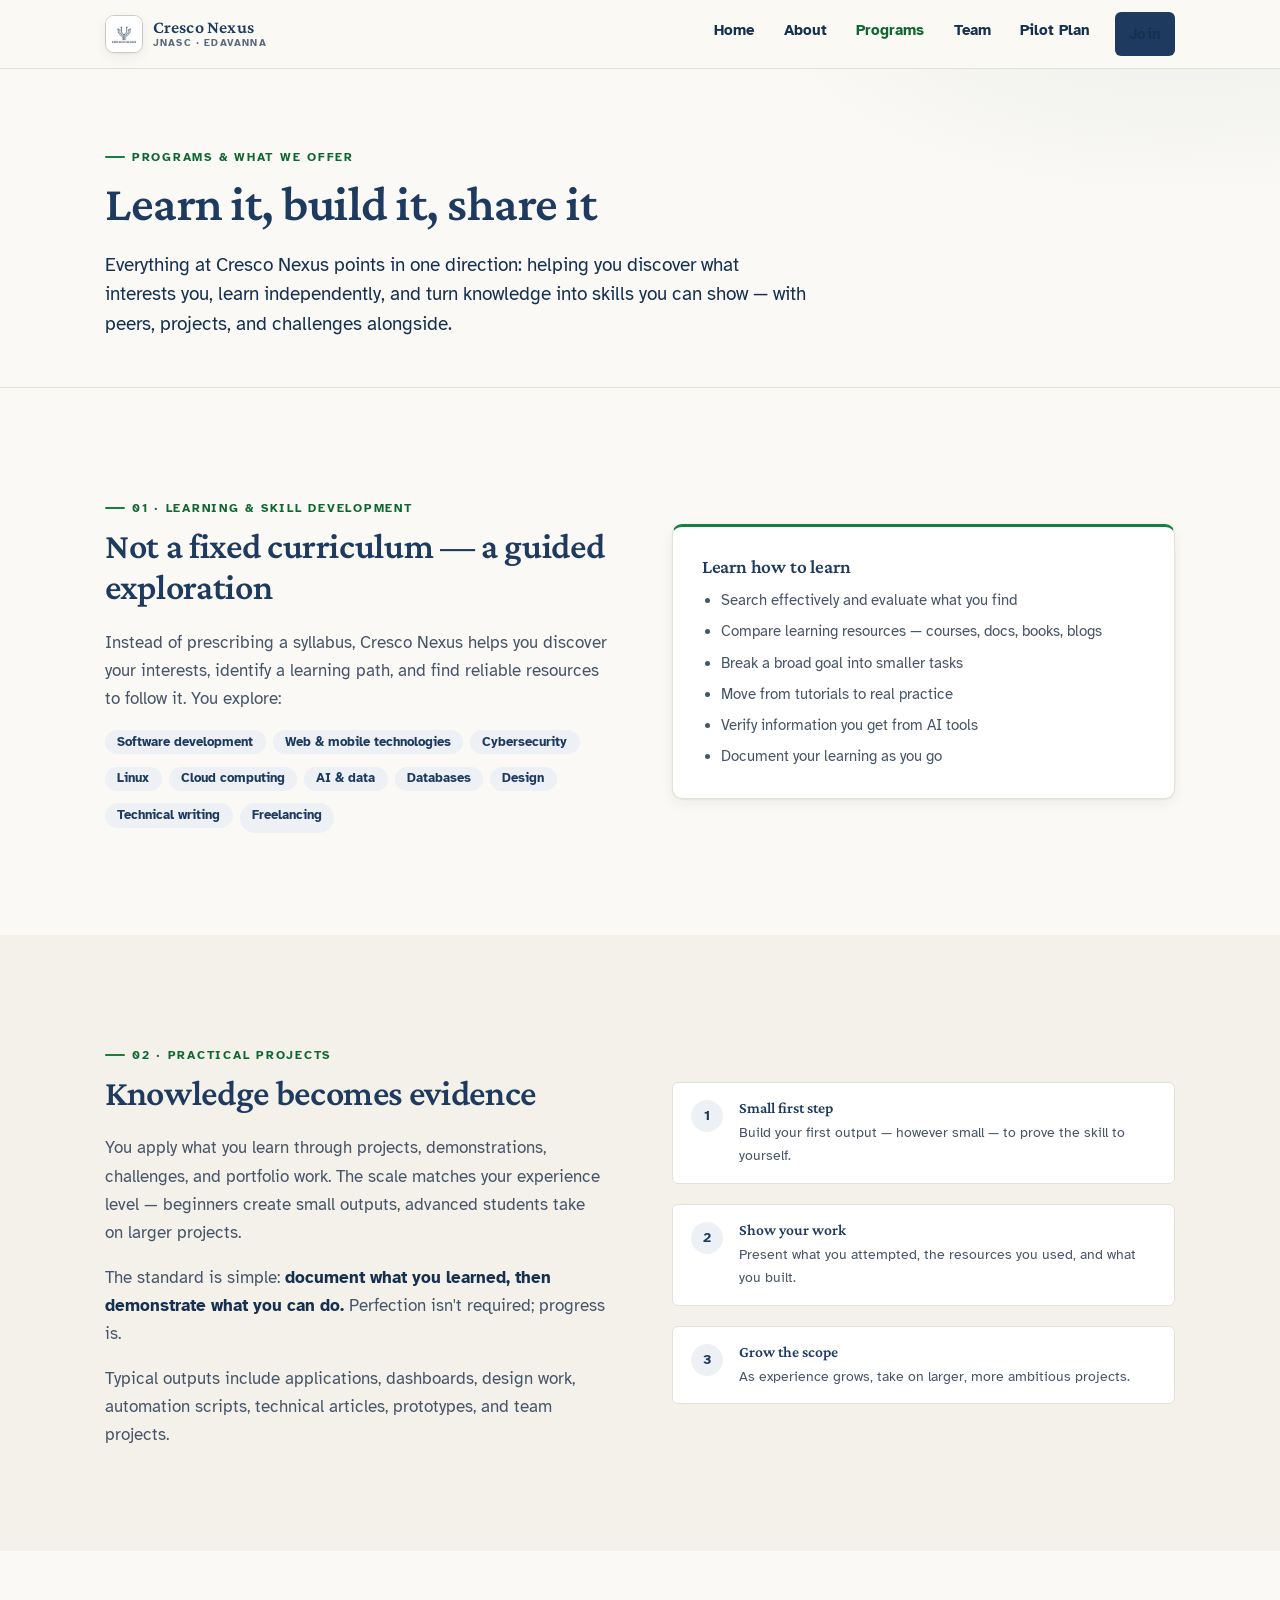
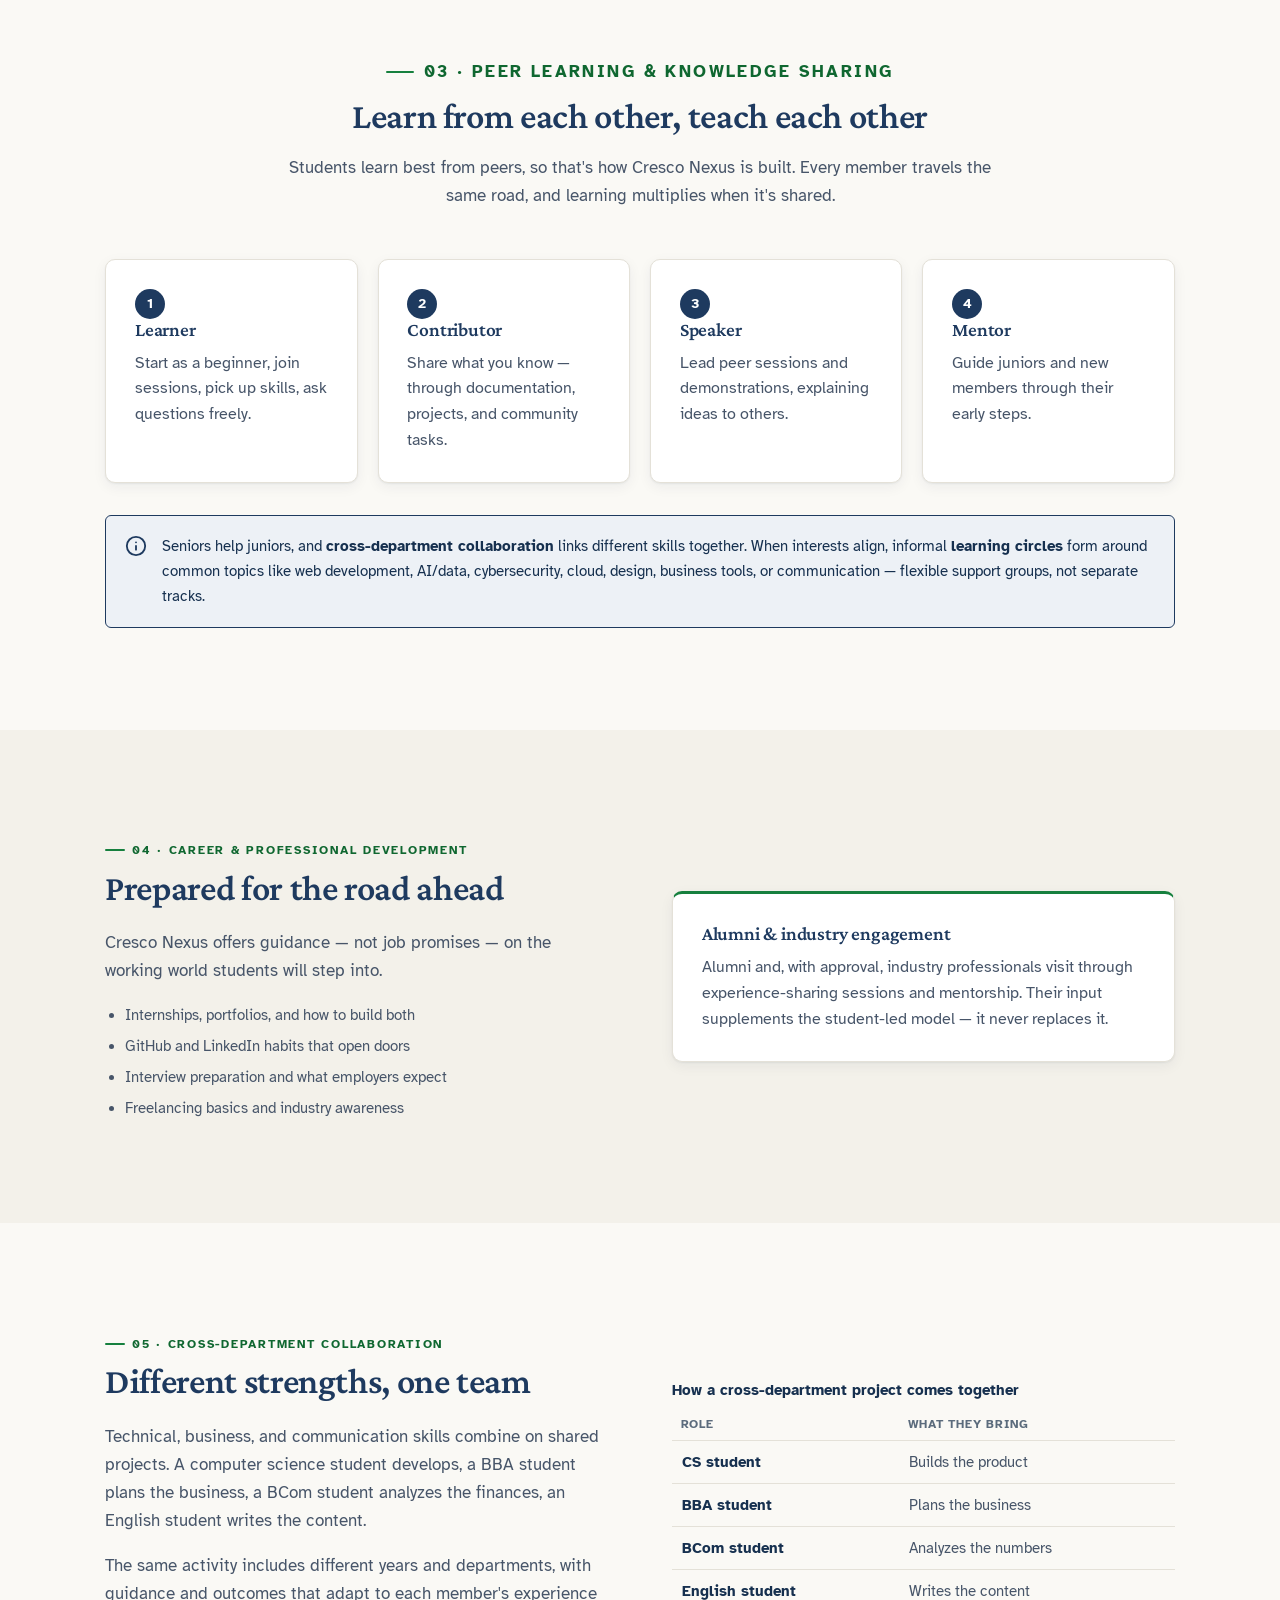
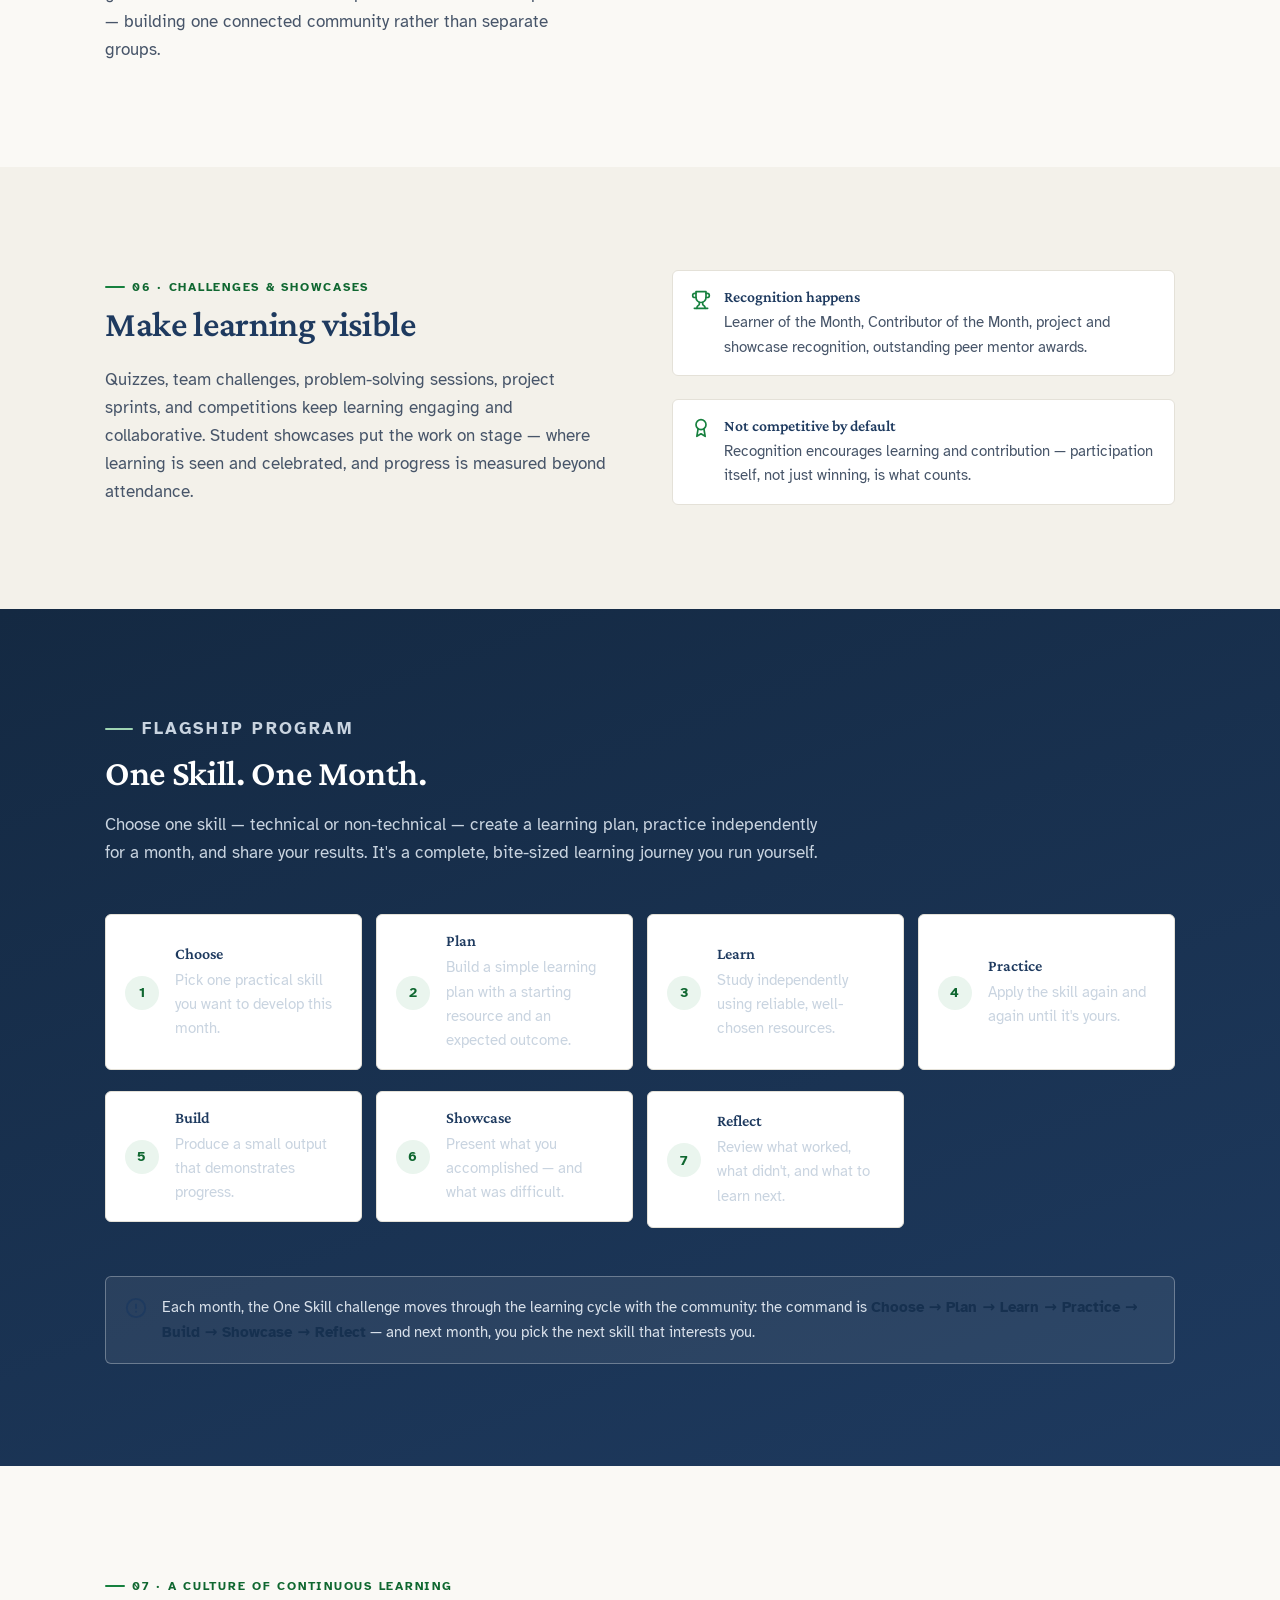
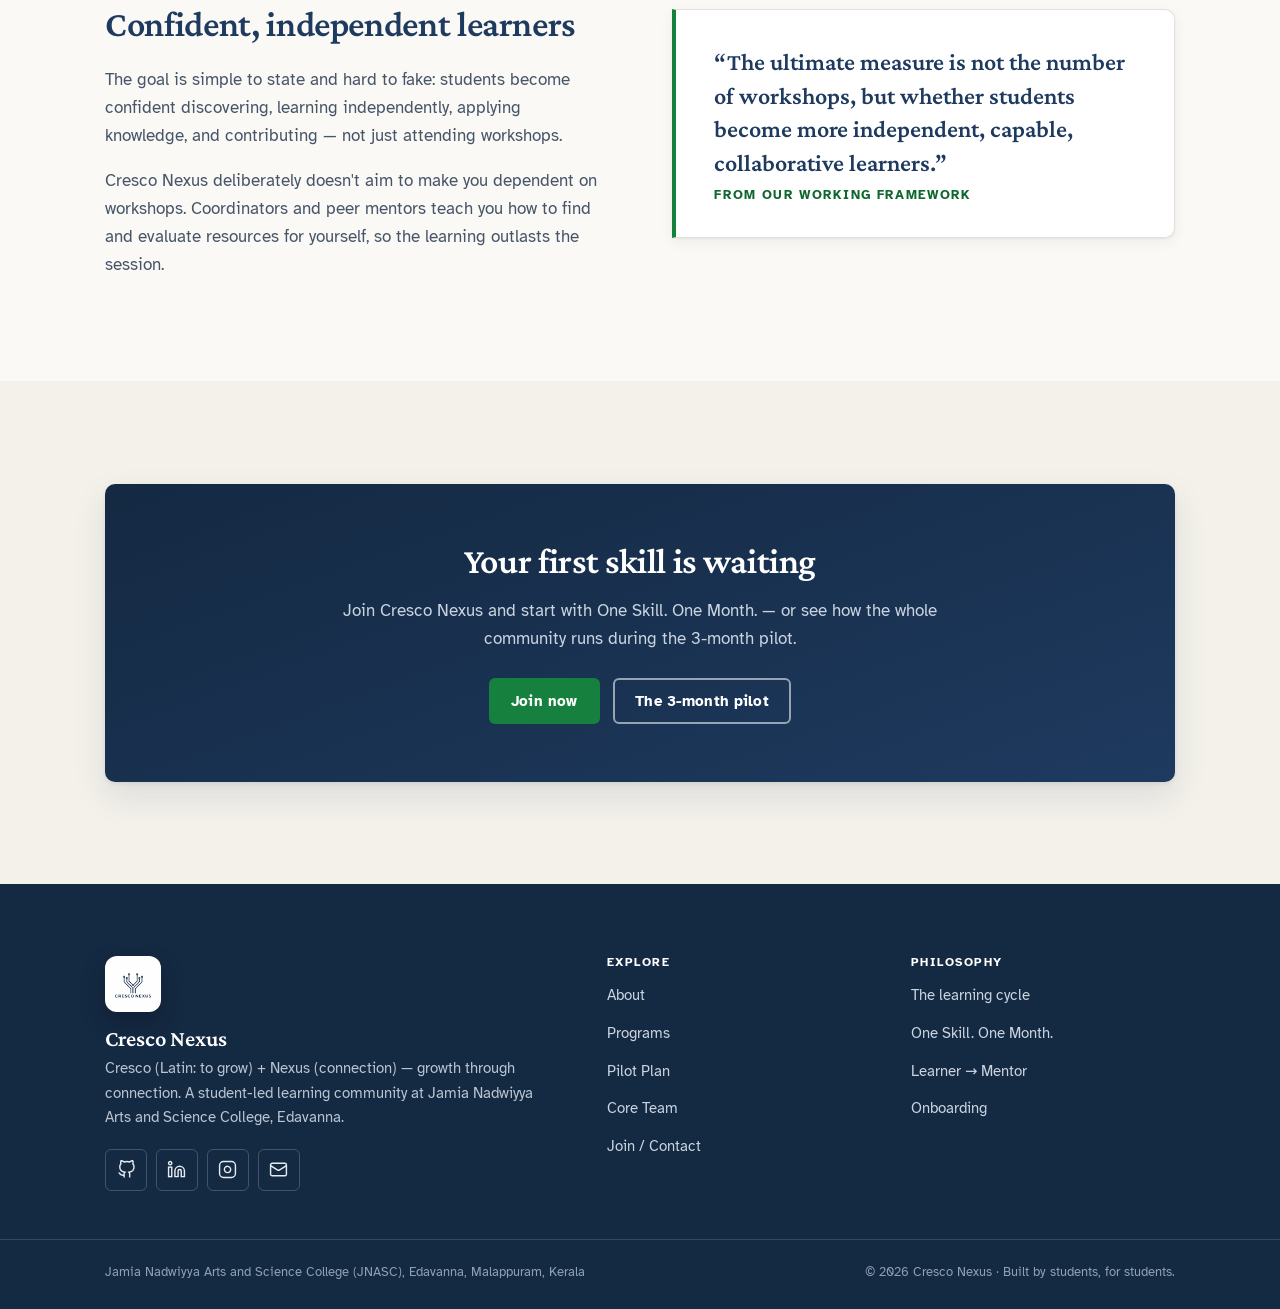
<file: programs.html>
<!DOCTYPE html>
<html lang="en">
<head>
  <meta charset="UTF-8">
  <meta name="viewport" content="width=device-width, initial-scale=1">
  <title>Programs — What We Offer · Cresco Nexus</title>
  <meta name="description" content="What Cresco Nexus offers students: learning and skill development, practical projects, peer learning, career development, cross-department collaboration, challenges, showcases, and the One Skill. One Month. program.">
  <meta property="og:type" content="website">
  <meta property="og:site_name" content="Cresco Nexus">
  <meta property="og:title" content="Programs — What We Offer · Cresco Nexus">
  <meta property="og:description" content="Skill development, practical projects, peer learning, career readiness, challenges and showcases — plus our flagship, One Skill. One Month.">
  <meta property="og:url" content="https://YOUR_USERNAME.github.io/cresco-nexus/programs.html">
  <link rel="canonical" href="https://YOUR_USERNAME.github.io/cresco-nexus/programs.html">
  <link rel="icon" type="image/png" href="assets/favicon.png">
  <link rel="preconnect" href="https://fonts.googleapis.com">
  <link rel="preconnect" href="https://fonts.gstatic.com" crossorigin>
  <link href="https://fonts.googleapis.com/css2?family=Atkinson+Hyperlegible:wght@400;700&family=Crimson+Pro:ital,wght@0,400;0,600;0,700;1,400;1,600&display=swap" rel="stylesheet">
  <link rel="stylesheet" href="assets/css/styles.css">
</head>
<body>
  <a class="skip-link" href="#main">Skip to content</a>

  <header class="site-header">
    <div class="container nav">
      <a class="brand" href="index.html" aria-label="Cresco Nexus — home">
        <img class="brand__logo" src="assets/logo-96.png" width="38" height="38" alt="" aria-hidden="true">
        <span class="brand__text">
          <span class="brand__name">Cresco Nexus</span>
          <span class="brand__tag">JNASC · Edavanna</span>
        </span>
      </a>
      <button class="nav-toggle" aria-expanded="false" aria-controls="nav-links" aria-label="Toggle navigation menu">
        <svg class="icon-menu" viewBox="0 0 24 24" fill="none" stroke="currentColor" stroke-width="2" stroke-linecap="round" aria-hidden="true"><line x1="4" y1="7" x2="20" y2="7"></line><line x1="4" y1="12" x2="20" y2="12"></line><line x1="4" y1="17" x2="20" y2="17"></line></svg>
        <svg class="icon-close" viewBox="0 0 24 24" fill="none" stroke="currentColor" stroke-width="2" stroke-linecap="round" aria-hidden="true"><line x1="6" y1="6" x2="18" y2="18"></line><line x1="18" y1="6" x2="6" y2="18"></line></svg>
      </button>
      <nav aria-label="Main navigation">
        <ul class="nav-links" id="nav-links">
          <li><a href="index.html">Home</a></li>
          <li><a href="about.html">About</a></li>
          <li><a href="programs.html" aria-current="page">Programs</a></li>
          <li><a href="team.html">Team</a></li>
          <li><a href="pilot.html">Pilot Plan</a></li>
          <li><a class="btn btn--primary nav-cta" href="join.html">Join</a></li>
        </ul>
      </nav>
    </div>
  </header>

  <main id="main">
    <section class="page-hero" aria-labelledby="page-title">
      <div class="container">
        <p class="eyebrow">Programs &amp; what we offer</p>
        <h1 id="page-title">Learn it, build it, share it</h1>
        <p class="lead">Everything at Cresco Nexus points in one direction: helping you discover what interests you, learn independently, and turn knowledge into skills you can show — with peers, projects, and challenges alongside.</p>
      </div>
    </section>

    <!-- Learning & skill development -->
    <section class="section" aria-labelledby="skills-title">
      <div class="container split split--center">
        <div class="reveal">
          <p class="eyebrow">01 · Learning &amp; skill development</p>
          <h2 id="skills-title">Not a fixed curriculum — a guided exploration</h2>
          <p>Instead of prescribing a syllabus, Cresco Nexus helps you discover your interests, identify a learning path, and find reliable resources to follow it. You explore:</p>
          <ul class="area-tags mt-1">
            <li>Software development</li>
            <li>Web &amp; mobile technologies</li>
            <li>Cybersecurity</li>
            <li>Linux</li>
            <li>Cloud computing</li>
            <li>AI &amp; data</li>
            <li>Databases</li>
            <li>Design</li>
            <li>Technical writing</li>
            <li>Freelancing</li>
          </ul>
        </div>
        <div class="reveal" data-delay="1">
          <article class="card" style="border-top:3px solid var(--green)">
            <h3>Learn how to learn</h3>
            <ul class="card__list">
              <li>Search effectively and evaluate what you find</li>
              <li>Compare learning resources — courses, docs, books, blogs</li>
              <li>Break a broad goal into smaller tasks</li>
              <li>Move from tutorials to real practice</li>
              <li>Verify information you get from AI tools</li>
              <li>Document your learning as you go</li>
            </ul>
          </article>
        </div>
      </div>
    </section>

    <!-- Practical projects -->
    <section class="section section--soft" aria-labelledby="projects-title">
      <div class="container split split--center">
        <div class="reveal">
          <p class="eyebrow">02 · Practical projects</p>
          <h2 id="projects-title">Knowledge becomes evidence</h2>
          <p>You apply what you learn through projects, demonstrations, challenges, and portfolio work. The scale matches your experience level — beginners create small outputs, advanced students take on larger projects.</p>
          <p>The standard is simple: <strong>document what you learned, then demonstrate what you can do.</strong> Perfection isn't required; progress is.</p>
          <p>Typical outputs include applications, dashboards, design work, automation scripts, technical articles, prototypes, and team projects.</p>
        </div>
        <div class="reveal" data-delay="1">
          <ul class="flow">
            <li><div><b>Small first step</b><p>Build your first output — however small — to prove the skill to yourself.</p></div></li>
            <li><div><b>Show your work</b><p>Present what you attempted, the resources you used, and what you built.</p></div></li>
            <li><div><b>Grow the scope</b><p>As experience grows, take on larger, more ambitious projects.</p></div></li>
          </ul>
        </div>
      </div>
    </section>

    <!-- Peer learning -->
    <section class="section" id="progression" aria-labelledby="peer-title">
      <div class="container">
        <div class="section-head text-center reveal">
          <p class="eyebrow eyebrow--center">03 · Peer learning &amp; knowledge sharing</p>
          <h2 id="peer-title">Learn from each other, teach each other</h2>
          <p>Students learn best from peers, so that's how Cresco Nexus is built. Every member travels the same road, and learning multiplies when it's shared.</p>
        </div>
        <div class="grid grid--4">
          <article class="card reveal">
            <span class="icon-num">1</span>
            <h3>Learner</h3>
            <p>Start as a beginner, join sessions, pick up skills, ask questions freely.</p>
          </article>
          <article class="card reveal" data-delay="1">
            <span class="icon-num">2</span>
            <h3>Contributor</h3>
            <p>Share what you know — through documentation, projects, and community tasks.</p>
          </article>
          <article class="card reveal" data-delay="2">
            <span class="icon-num">3</span>
            <h3>Speaker</h3>
            <p>Lead peer sessions and demonstrations, explaining ideas to others.</p>
          </article>
          <article class="card reveal" data-delay="3">
            <span class="icon-num">4</span>
            <h3>Mentor</h3>
            <p>Guide juniors and new members through their early steps.</p>
          </article>
        </div>
        <div class="note-card mt-2 reveal">
          <svg viewBox="0 0 24 24" fill="none" stroke="currentColor" stroke-width="2" stroke-linecap="round" stroke-linejoin="round" aria-hidden="true"><circle cx="12" cy="12" r="10"></circle><path d="M12 16v-4"></path><path d="M12 8h.01"></path></svg>
          <div>Seniors help juniors, and <strong>cross-department collaboration</strong> links different skills together. When interests align, informal <strong>learning circles</strong> form around common topics like web development, AI/data, cybersecurity, cloud, design, business tools, or communication — flexible support groups, not separate tracks.</div>
        </div>
      </div>
    </section>

    <!-- Career development -->
    <section class="section section--soft" aria-labelledby="career-title">
      <div class="container split split--center">
        <div class="reveal">
          <p class="eyebrow">04 · Career &amp; professional development</p>
          <h2 id="career-title">Prepared for the road ahead</h2>
          <p>Cresco Nexus offers guidance — not job promises — on the working world students will step into.</p>
          <ul class="card__list mt-1" style="max-width:34rem">
            <li>Internships, portfolios, and how to build both</li>
            <li>GitHub and LinkedIn habits that open doors</li>
            <li>Interview preparation and what employers expect</li>
            <li>Freelancing basics and industry awareness</li>
          </ul>
        </div>
        <div class="reveal" data-delay="1">
          <article class="card" style="border-top:3px solid var(--green)">
            <h3>Alumni &amp; industry engagement</h3>
            <p>Alumni and, with approval, industry professionals visit through experience-sharing sessions and mentorship. Their input supplements the student-led model — it never replaces it.</p>
          </article>
        </div>
      </div>
    </section>

    <!-- Cross-department -->
    <section class="section" aria-labelledby="cross-title">
      <div class="container split split--center">
        <div class="reveal">
          <p class="eyebrow">05 · Cross-department collaboration</p>
          <h2 id="cross-title">Different strengths, one team</h2>
          <p>Technical, business, and communication skills combine on shared projects. A computer science student develops, a BBA student plans the business, a BCom student analyzes the finances, an English student writes the content.</p>
          <p>The same activity includes different years and departments, with guidance and outcomes that adapt to each member's experience — building one connected community rather than separate groups.</p>
        </div>
        <div class="reveal" data-delay="1">
          <table class="mini-table">
            <caption>How a cross-department project comes together</caption>
            <thead>
              <tr><th scope="col">Role</th><th scope="col">What they bring</th></tr>
            </thead>
            <tbody>
              <tr><td><strong>CS student</strong></td><td>Builds the product</td></tr>
              <tr><td><strong>BBA student</strong></td><td>Plans the business</td></tr>
              <tr><td><strong>BCom student</strong></td><td>Analyzes the numbers</td></tr>
              <tr><td><strong>English student</strong></td><td>Writes the content</td></tr>
            </tbody>
          </table>
        </div>
      </div>
    </section>

    <!-- Challenges & showcases -->
    <section class="section section--soft" aria-labelledby="challenges-title">
      <div class="container split split--center">
        <div class="reveal">
          <p class="eyebrow">06 · Challenges &amp; showcases</p>
          <h2 id="challenges-title">Make learning visible</h2>
          <p>Quizzes, team challenges, problem-solving sessions, project sprints, and competitions keep learning engaging and collaborative. Student showcases put the work on stage — where learning is seen and celebrated, and progress is measured beyond attendance.</p>
        </div>
        <div class="reveal" data-delay="1">
          <ul class="feature-list">
            <li>
              <svg viewBox="0 0 24 24" fill="none" stroke="currentColor" stroke-width="2" stroke-linecap="round" stroke-linejoin="round" aria-hidden="true"><path d="M6 9H4.5a2.5 2.5 0 0 1 0-5H6"></path><path d="M18 9h1.5a2.5 2.5 0 0 0 0-5H18"></path><path d="M4 22h16"></path><path d="M10 14.66V17c0 .55-.47.98-.97 1.21C7.85 18.75 7 20.24 7 22"></path><path d="M14 14.66V17c0 .55.47.98.97 1.21C16.15 18.75 17 20.24 17 22"></path><path d="M18 2H6v7a6 6 0 0 0 12 0V2Z"></path></svg>
              <div><b>Recognition happens</b><p>Learner of the Month, Contributor of the Month, project and showcase recognition, outstanding peer mentor awards.</p></div>
            </li>
            <li>
              <svg viewBox="0 0 24 24" fill="none" stroke="currentColor" stroke-width="2" stroke-linecap="round" stroke-linejoin="round" aria-hidden="true"><circle cx="12" cy="8" r="6"></circle><path d="M15.477 12.89 17 22l-5-3-5 3 1.523-9.11"></path></svg>
              <div><b>Not competitive by default</b><p>Recognition encourages learning and contribution — participation itself, not just winning, is what counts.</p></div>
            </li>
          </ul>
        </div>
      </div>
    </section>

    <!-- One Skill One Month -->
    <section class="section section--navy" id="one-skill" aria-labelledby="oneskill-title">
      <div class="container">
        <div class="section-head reveal">
          <p class="eyebrow eyebrow--on-dark">Flagship program</p>
          <h2 id="oneskill-title">One Skill. One Month.</h2>
          <p class="lead">Choose one skill — technical or non-technical — create a learning plan, practice independently for a month, and share your results. It's a complete, bite-sized learning journey you run yourself.</p>
        </div>
        <ol class="steps steps--grid reveal" data-delay="1">
          <li><span class="steps__num">1</span><div><b>Choose</b><p>Pick one practical skill you want to develop this month.</p></div></li>
          <li><span class="steps__num">2</span><div><b>Plan</b><p>Build a simple learning plan with a starting resource and an expected outcome.</p></div></li>
          <li><span class="steps__num">3</span><div><b>Learn</b><p>Study independently using reliable, well-chosen resources.</p></div></li>
          <li><span class="steps__num">4</span><div><b>Practice</b><p>Apply the skill again and again until it's yours.</p></div></li>
          <li><span class="steps__num">5</span><div><b>Build</b><p>Produce a small output that demonstrates progress.</p></div></li>
          <li><span class="steps__num">6</span><div><b>Showcase</b><p>Present what you accomplished — and what was difficult.</p></div></li>
          <li><span class="steps__num">7</span><div><b>Reflect</b><p>Review what worked, what didn't, and what to learn next.</p></div></li>
        </ol>
        <div class="mt-3 reveal">
          <div class="note-card" style="background:rgba(255,255,255,.07);border-color:rgba(255,255,255,.3);color:#D8E0EA">
            <svg viewBox="0 0 24 24" fill="none" stroke="currentColor" stroke-width="2" stroke-linecap="round" stroke-linejoin="round" aria-hidden="true"><circle cx="12" cy="12" r="10"></circle><line x1="12" y1="8" x2="12" y2="12"></line><line x1="12" y1="16" x2="12.01" y2="16"></line></svg>
            <div>Each month, the One Skill challenge moves through the learning cycle with the community: the command is <strong>Choose → Plan → Learn → Practice → Build → Showcase → Reflect</strong> — and next month, you pick the next skill that interests you.</div>
          </div>
        </div>
      </div>
    </section>

    <!-- Continuous learning -->
    <section class="section" aria-labelledby="culture-title">
      <div class="container split split--center">
        <div class="reveal">
          <p class="eyebrow">07 · A culture of continuous learning</p>
          <h2 id="culture-title">Confident, independent learners</h2>
          <p>The goal is simple to state and hard to fake: students become confident discovering, learning independently, applying knowledge, and contributing — not just attending workshops.</p>
          <p>Cresco Nexus deliberately doesn't aim to make you dependent on workshops. Coordinators and peer mentors teach you how to find and evaluate resources for yourself, so the learning outlasts the session.</p>
        </div>
        <div class="reveal" data-delay="1">
          <figure class="quote">
            <blockquote>
              <p>“The ultimate measure is not the number of workshops, but whether students become more independent, capable, collaborative learners.”</p>
            </blockquote>
            <cite>From our working framework</cite>
          </figure>
        </div>
      </div>
    </section>

    <!-- CTA -->
    <section class="section section--soft" aria-label="Get started">
      <div class="container">
        <div class="cta-band reveal">
          <h2>Your first skill is waiting</h2>
          <p>Join Cresco Nexus and start with One Skill. One Month. — or see how the whole community runs during the 3-month pilot.</p>
          <div class="btn-row btn-row--center">
            <a class="btn btn--accent" href="join.html">Join now</a>
            <a class="btn btn--outline-light" href="pilot.html">The 3-month pilot</a>
          </div>
        </div>
      </div>
    </section>
  </main>

  <footer class="site-footer">
    <div class="container">
      <div class="footer-grid">
        <div class="footer-brand">
          <img class="footer-brand__logo" src="assets/logo-96.png" width="56" height="56" alt="">
          <span class="footer-brand__name">Cresco Nexus</span>
          <p>Cresco (Latin: to grow) + Nexus (connection) — growth through connection. A student-led learning community at Jamia Nadwiyya Arts and Science College, Edavanna.</p>
          <div class="social-row">
            <a href="#" aria-label="Cresco Nexus on GitHub" rel="noopener"><svg viewBox="0 0 24 24" fill="none" stroke="currentColor" stroke-width="1.8" aria-hidden="true"><path d="M9 19c-5 1.5-5-2.5-7-3m14 6v-3.87a3.37 3.37 0 0 0-.94-2.61c3.14-.35 6.44-1.54 6.44-7A5.44 5.44 0 0 0 20 4.77 5.07 5.07 0 0 0 19.91 1S18.73.65 16 2.48a13.38 13.38 0 0 0-7 0C6.27.65 5.09 1 5.09 1A5.07 5.07 0 0 0 5 4.77a5.44 5.44 0 0 0-1.5 3.78c0 5.42 3.3 6.61 6.44 7A3.37 3.37 0 0 0 9 18.13V22"></path></svg></a>
            <a href="#" aria-label="Cresco Nexus on LinkedIn" rel="noopener"><svg viewBox="0 0 24 24" fill="none" stroke="currentColor" stroke-width="1.8" aria-hidden="true"><path d="M16 8a6 6 0 0 1 6 6v7h-4v-7a2 2 0 0 0-2-2 2 2 0 0 0-2 2v7h-4v-7a6 6 0 0 1 6-6z"></path><rect width="4" height="12" x="2" y="9"></rect><circle cx="4" cy="4" r="2"></circle></svg></a>
            <a href="#" aria-label="Cresco Nexus on Instagram" rel="noopener"><svg viewBox="0 0 24 24" fill="none" stroke="currentColor" stroke-width="1.8" aria-hidden="true"><rect width="20" height="20" x="2" y="2" rx="5"></rect><path d="M16 11.37A4 4 0 1 1 12.63 8 4 4 0 0 1 16 11.37z"></path><line x1="17.5" y1="6.5" x2="17.51" y2="6.5"></line></svg></a>
            <a href="mailto:hello@cresconexus.in" aria-label="Email Cresco Nexus"><svg viewBox="0 0 24 24" fill="none" stroke="currentColor" stroke-width="1.8" aria-hidden="true"><rect width="20" height="16" x="2" y="4" rx="2"></rect><path d="m22 7-8.97 5.7a1.94 1.94 0 0 1-2.06 0L2 7"></path></svg></a>
          </div>
        </div>
        <div class="footer-col">
          <h4>Explore</h4>
          <ul>
            <li><a href="about.html">About</a></li>
            <li><a href="programs.html">Programs</a></li>
            <li><a href="pilot.html">Pilot Plan</a></li>
            <li><a href="team.html">Core Team</a></li>
            <li><a href="join.html">Join / Contact</a></li>
          </ul>
        </div>
        <div class="footer-col">
          <h4>Philosophy</h4>
          <ul>
            <li><a href="about.html#cycle">The learning cycle</a></li>
            <li><a href="programs.html#one-skill">One Skill. One Month.</a></li>
            <li><a href="programs.html#progression">Learner → Mentor</a></li>
            <li><a href="join.html#onboarding">Onboarding</a></li>
          </ul>
        </div>
      </div>
    </div>
    <div class="footer-bottom">
      <div class="container">
        <span>Jamia Nadwiyya Arts and Science College (JNASC), Edavanna, Malappuram, Kerala</span>
        <span>© <span data-year>2026</span> Cresco Nexus · Built by students, for students.</span>
      </div>
    </div>
  </footer>

  <script src="assets/js/main.js" defer></script>
</body>
</html>
</file>
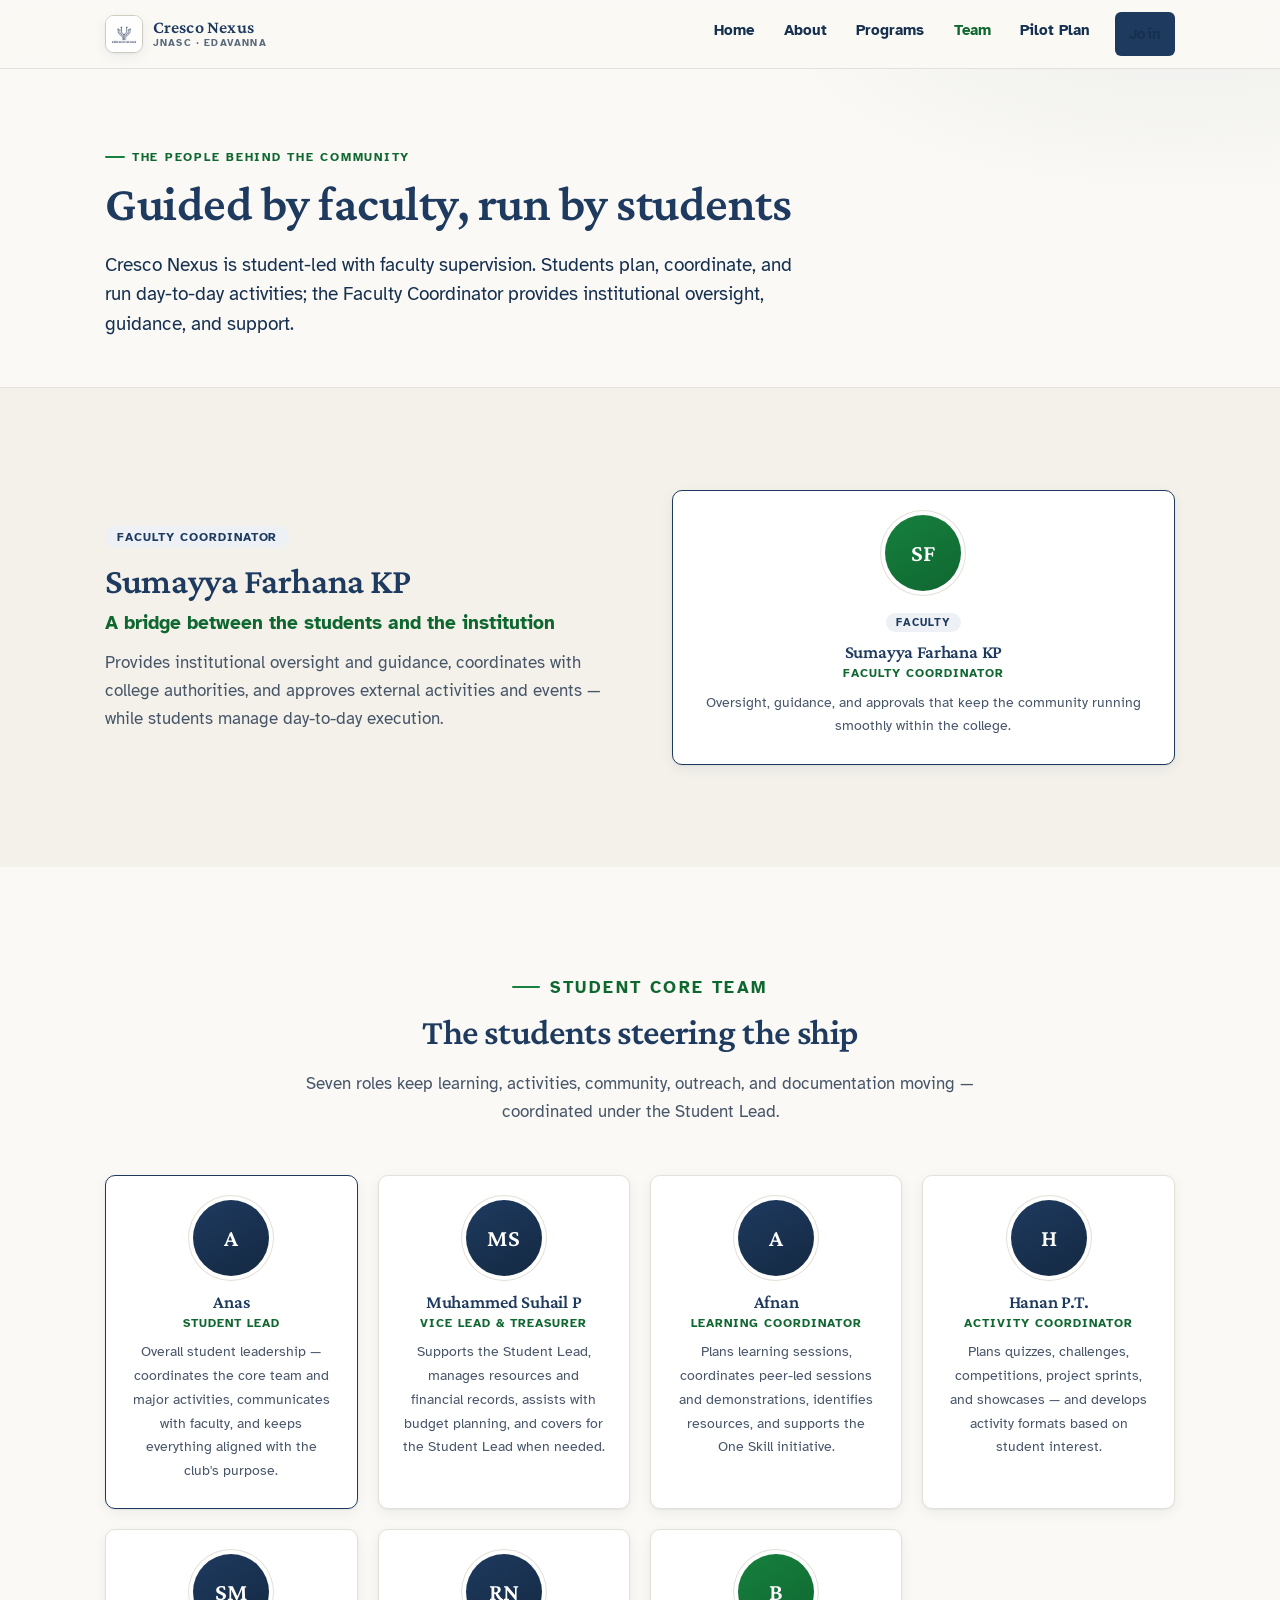
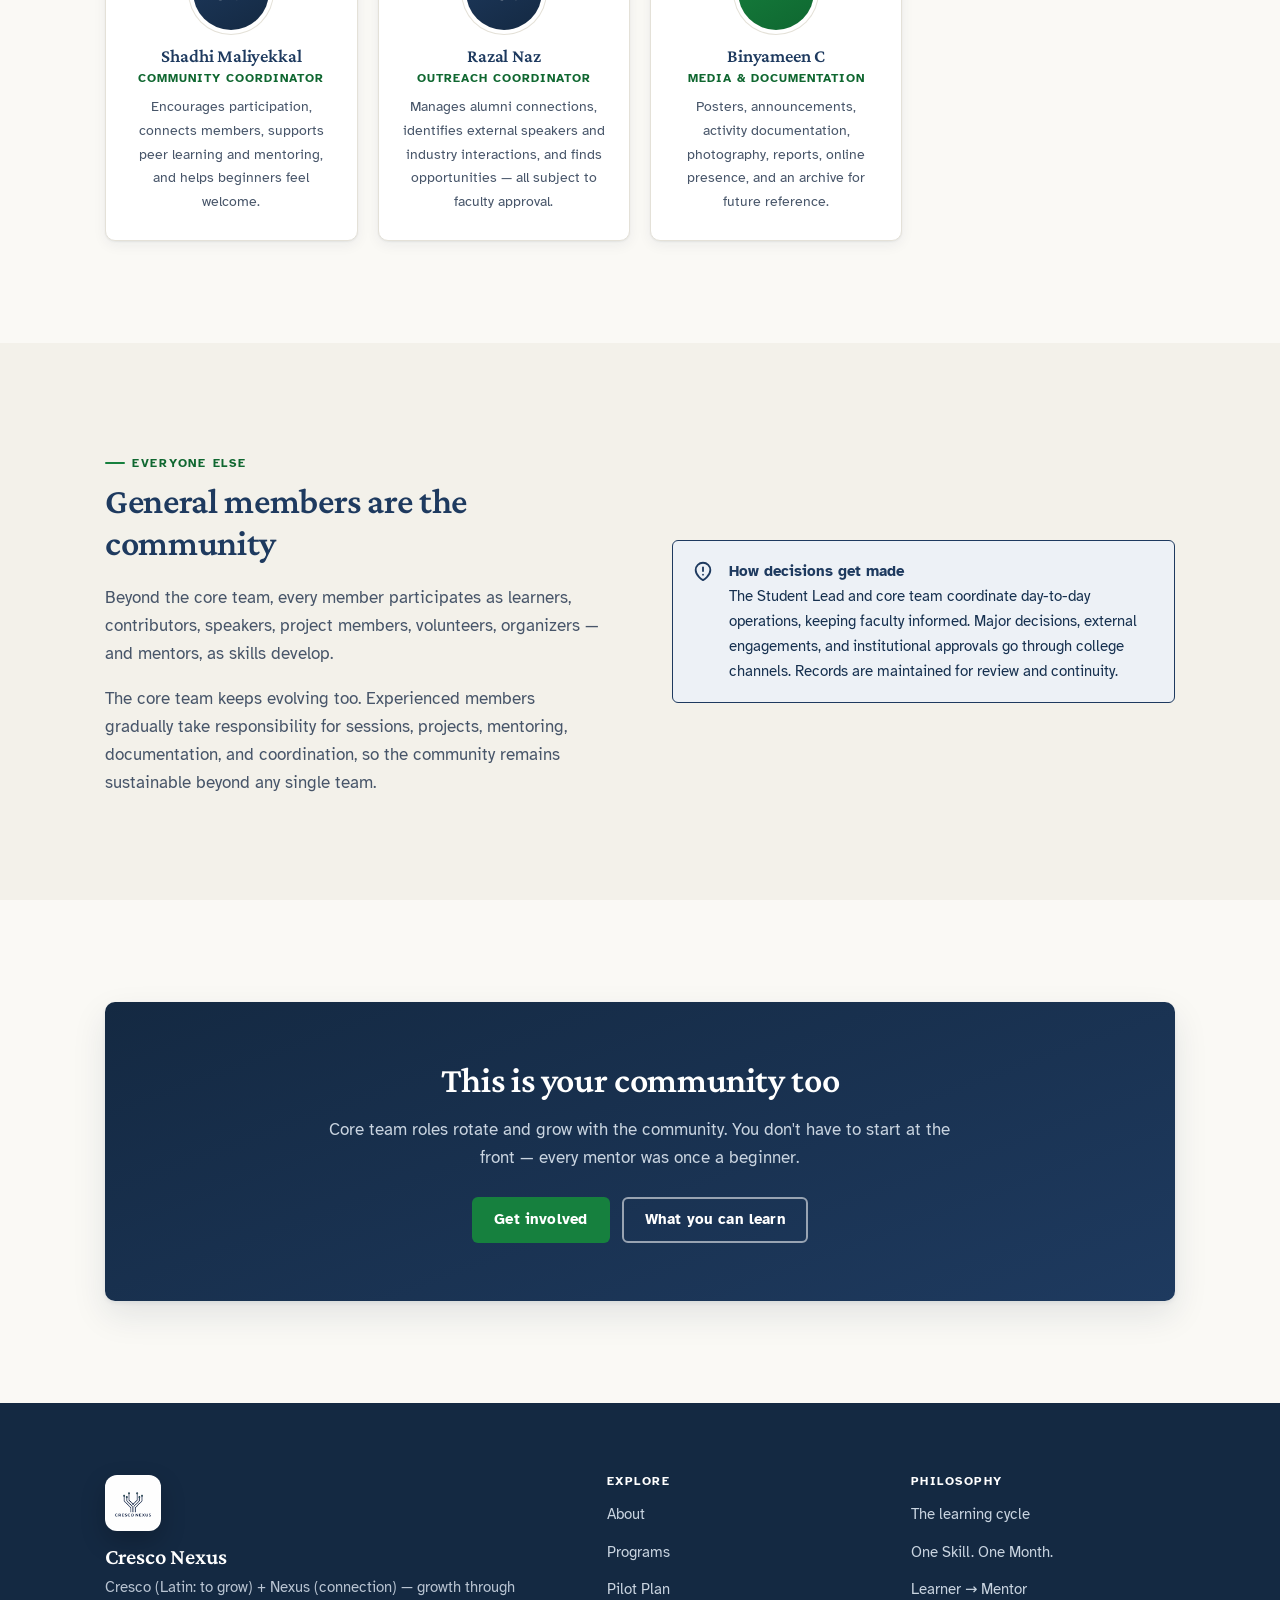
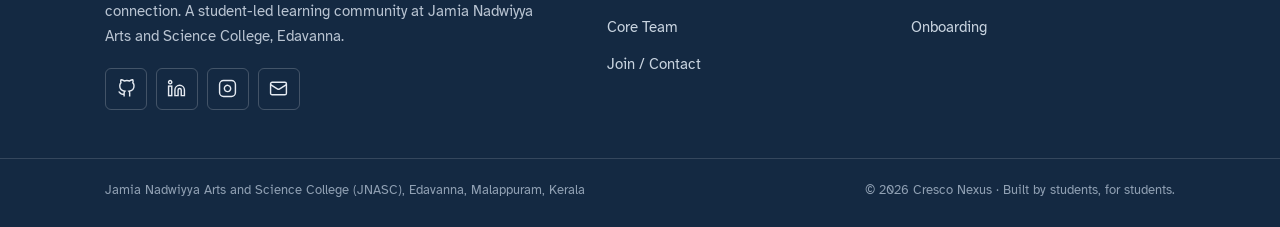
<file: team.html>
<!DOCTYPE html>
<html lang="en">
<head>
  <meta charset="UTF-8">
  <meta name="viewport" content="width=device-width, initial-scale=1">
  <title>Core Team — Cresco Nexus</title>
  <meta name="description" content="Meet the Cresco Nexus team: Faculty Coordinator and a student core team covering leadership, learning, activities, community, outreach, and media.">
  <meta property="og:type" content="website">
  <meta property="og:site_name" content="Cresco Nexus">
  <meta property="og:title" content="Core Team — Cresco Nexus">
  <meta property="og:description" content="The student-led core team behind Cresco Nexus — leadership, learning, activities, community, outreach, and media & documentation.">
  <meta property="og:url" content="https://YOUR_USERNAME.github.io/cresco-nexus/team.html">
  <link rel="canonical" href="https://YOUR_USERNAME.github.io/cresco-nexus/team.html">
  <link rel="icon" type="image/png" href="assets/favicon.png">
  <link rel="preconnect" href="https://fonts.googleapis.com">
  <link rel="preconnect" href="https://fonts.gstatic.com" crossorigin>
  <link href="https://fonts.googleapis.com/css2?family=Atkinson+Hyperlegible:wght@400;700&family=Crimson+Pro:ital,wght@0,400;0,600;0,700;1,400;1,600&display=swap" rel="stylesheet">
  <link rel="stylesheet" href="assets/css/styles.css">
</head>
<body>
  <a class="skip-link" href="#main">Skip to content</a>

  <header class="site-header">
    <div class="container nav">
      <a class="brand" href="index.html" aria-label="Cresco Nexus — home">
        <img class="brand__logo" src="assets/logo-96.png" width="38" height="38" alt="" aria-hidden="true">
        <span class="brand__text">
          <span class="brand__name">Cresco Nexus</span>
          <span class="brand__tag">JNASC · Edavanna</span>
        </span>
      </a>
      <button class="nav-toggle" aria-expanded="false" aria-controls="nav-links" aria-label="Toggle navigation menu">
        <svg class="icon-menu" viewBox="0 0 24 24" fill="none" stroke="currentColor" stroke-width="2" stroke-linecap="round" aria-hidden="true"><line x1="4" y1="7" x2="20" y2="7"></line><line x1="4" y1="12" x2="20" y2="12"></line><line x1="4" y1="17" x2="20" y2="17"></line></svg>
        <svg class="icon-close" viewBox="0 0 24 24" fill="none" stroke="currentColor" stroke-width="2" stroke-linecap="round" aria-hidden="true"><line x1="6" y1="6" x2="18" y2="18"></line><line x1="18" y1="6" x2="6" y2="18"></line></svg>
      </button>
      <nav aria-label="Main navigation">
        <ul class="nav-links" id="nav-links">
          <li><a href="index.html">Home</a></li>
          <li><a href="about.html">About</a></li>
          <li><a href="programs.html">Programs</a></li>
          <li><a href="team.html" aria-current="page">Team</a></li>
          <li><a href="pilot.html">Pilot Plan</a></li>
          <li><a class="btn btn--primary nav-cta" href="join.html">Join</a></li>
        </ul>
      </nav>
    </div>
  </header>

  <main id="main">
    <section class="page-hero" aria-labelledby="page-title">
      <div class="container">
        <p class="eyebrow">The people behind the community</p>
        <h1 id="page-title">Guided by faculty, run by students</h1>
        <p class="lead">Cresco Nexus is student-led with faculty supervision. Students plan, coordinate, and run day-to-day activities; the Faculty Coordinator provides institutional oversight, guidance, and support.</p>
      </div>
    </section>

    <!-- Faculty -->
    <section class="section section--soft" aria-label="Faculty coordinator">
      <div class="container split split--center">
        <div class="reveal">
          <span class="badge" style="display:inline-block;margin-bottom:.8rem;font:700 .75rem/1 var(--sans);letter-spacing:.08em;text-transform:uppercase;color:var(--navy);background:var(--navy-soft);border-radius:999px;padding:.4em 1em">Faculty coordinator</span>
          <h2 style="margin-bottom:.15em">Sumayya Farhana KP</h2>
          <p class="lead" style="color:var(--green-deep);font-weight:700;margin-bottom:.6em">A bridge between the students and the institution</p>
          <p>Provides institutional oversight and guidance, coordinates with college authorities, and approves external activities and events — while students manage day-to-day execution.</p>
        </div>
        <div class="reveal" data-delay="1">
          <div class="person-card person-card--lead">
            <span class="avatar avatar--green" aria-hidden="true">SF</span>
            <span class="badge">Faculty</span>
            <h3>Sumayya Farhana KP</h3>
            <span class="role">Faculty Coordinator</span>
            <p>Oversight, guidance, and approvals that keep the community running smoothly within the college.</p>
          </div>
        </div>
      </div>
    </section>

    <!-- Core team -->
    <section class="section" aria-labelledby="core-title">
      <div class="container">
        <div class="section-head text-center reveal">
          <p class="eyebrow eyebrow--center">Student core team</p>
          <h2 id="core-title">The students steering the ship</h2>
          <p>Seven roles keep learning, activities, community, outreach, and documentation moving — coordinated under the Student Lead.</p>
        </div>
        <div class="team-grid">
          <article class="person-card person-card--lead reveal">
            <span class="avatar" aria-hidden="true">A</span>
            <h3>Anas</h3>
            <span class="role">Student Lead</span>
            <p>Overall student leadership — coordinates the core team and major activities, communicates with faculty, and keeps everything aligned with the club's purpose.</p>
          </article>
          <article class="person-card reveal" data-delay="1">
            <span class="avatar" aria-hidden="true">MS</span>
            <h3>Muhammed Suhail P</h3>
            <span class="role">Vice Lead &amp; Treasurer</span>
            <p>Supports the Student Lead, manages resources and financial records, assists with budget planning, and covers for the Student Lead when needed.</p>
          </article>
          <article class="person-card reveal" data-delay="2">
            <span class="avatar" aria-hidden="true">A</span>
            <h3>Afnan</h3>
            <span class="role">Learning Coordinator</span>
            <p>Plans learning sessions, coordinates peer-led sessions and demonstrations, identifies resources, and supports the One Skill initiative.</p>
          </article>
          <article class="person-card reveal" data-delay="3">
            <span class="avatar" aria-hidden="true">H</span>
            <h3>Hanan P.T.</h3>
            <span class="role">Activity Coordinator</span>
            <p>Plans quizzes, challenges, competitions, project sprints, and showcases — and develops activity formats based on student interest.</p>
          </article>
          <article class="person-card reveal">
            <span class="avatar" aria-hidden="true">SM</span>
            <h3>Shadhi Maliyekkal</h3>
            <span class="role">Community Coordinator</span>
            <p>Encourages participation, connects members, supports peer learning and mentoring, and helps beginners feel welcome.</p>
          </article>
          <article class="person-card reveal" data-delay="1">
            <span class="avatar" aria-hidden="true">RN</span>
            <h3>Razal Naz</h3>
            <span class="role">Outreach Coordinator</span>
            <p>Manages alumni connections, identifies external speakers and industry interactions, and finds opportunities — all subject to faculty approval.</p>
          </article>
          <article class="person-card reveal" data-delay="2">
            <span class="avatar avatar--green" aria-hidden="true">B</span>
            <h3>Binyameen C</h3>
            <span class="role">Media &amp; Documentation</span>
            <p>Posters, announcements, activity documentation, photography, reports, online presence, and an archive for future reference.</p>
          </article>
        </div>
      </div>
    </section>

    <!-- General members + governance -->
    <section class="section section--soft" aria-label="General members and governance">
      <div class="container split split--center">
        <div class="reveal">
          <p class="eyebrow">Everyone else</p>
          <h2>General members are the community</h2>
          <p>Beyond the core team, every member participates as learners, contributors, speakers, project members, volunteers, organizers — and mentors, as skills develop.</p>
          <p>The core team keeps evolving too. Experienced members gradually take responsibility for sessions, projects, mentoring, documentation, and coordination, so the community remains sustainable beyond any single team.</p>
        </div>
        <div class="reveal" data-delay="1">
          <div class="note-card">
            <svg viewBox="0 0 24 24" fill="none" stroke="currentColor" stroke-width="2" stroke-linecap="round" stroke-linejoin="round" aria-hidden="true"><path d="M12 22s8-4.5 8-11a8 8 0 0 0-16 0c0 6.5 8 11 8 11z"></path><path d="M12 8v4"></path><path d="M12 16h.01"></path></svg>
            <div><b>How decisions get made</b><br>The Student Lead and core team coordinate day-to-day operations, keeping faculty informed. Major decisions, external engagements, and institutional approvals go through college channels. Records are maintained for review and continuity.</div>
          </div>
        </div>
      </div>
    </section>

    <!-- CTA -->
    <section class="section" aria-label="Join the team">
      <div class="container">
        <div class="cta-band reveal">
          <h2>This is your community too</h2>
          <p>Core team roles rotate and grow with the community. You don't have to start at the front — every mentor was once a beginner.</p>
          <div class="btn-row btn-row--center">
            <a class="btn btn--accent" href="join.html">Get involved</a>
            <a class="btn btn--outline-light" href="programs.html">What you can learn</a>
          </div>
        </div>
      </div>
    </section>
  </main>

  <footer class="site-footer">
    <div class="container">
      <div class="footer-grid">
        <div class="footer-brand">
          <img class="footer-brand__logo" src="assets/logo-96.png" width="56" height="56" alt="">
          <span class="footer-brand__name">Cresco Nexus</span>
          <p>Cresco (Latin: to grow) + Nexus (connection) — growth through connection. A student-led learning community at Jamia Nadwiyya Arts and Science College, Edavanna.</p>
          <div class="social-row">
            <a href="#" aria-label="Cresco Nexus on GitHub" rel="noopener"><svg viewBox="0 0 24 24" fill="none" stroke="currentColor" stroke-width="1.8" aria-hidden="true"><path d="M9 19c-5 1.5-5-2.5-7-3m14 6v-3.87a3.37 3.37 0 0 0-.94-2.61c3.14-.35 6.44-1.54 6.44-7A5.44 5.44 0 0 0 20 4.77 5.07 5.07 0 0 0 19.91 1S18.73.65 16 2.48a13.38 13.38 0 0 0-7 0C6.27.65 5.09 1 5.09 1A5.07 5.07 0 0 0 5 4.77a5.44 5.44 0 0 0-1.5 3.78c0 5.42 3.3 6.61 6.44 7A3.37 3.37 0 0 0 9 18.13V22"></path></svg></a>
            <a href="#" aria-label="Cresco Nexus on LinkedIn" rel="noopener"><svg viewBox="0 0 24 24" fill="none" stroke="currentColor" stroke-width="1.8" aria-hidden="true"><path d="M16 8a6 6 0 0 1 6 6v7h-4v-7a2 2 0 0 0-2-2 2 2 0 0 0-2 2v7h-4v-7a6 6 0 0 1 6-6z"></path><rect width="4" height="12" x="2" y="9"></rect><circle cx="4" cy="4" r="2"></circle></svg></a>
            <a href="#" aria-label="Cresco Nexus on Instagram" rel="noopener"><svg viewBox="0 0 24 24" fill="none" stroke="currentColor" stroke-width="1.8" aria-hidden="true"><rect width="20" height="20" x="2" y="2" rx="5"></rect><path d="M16 11.37A4 4 0 1 1 12.63 8 4 4 0 0 1 16 11.37z"></path><line x1="17.5" y1="6.5" x2="17.51" y2="6.5"></line></svg></a>
            <a href="mailto:hello@cresconexus.in" aria-label="Email Cresco Nexus"><svg viewBox="0 0 24 24" fill="none" stroke="currentColor" stroke-width="1.8" aria-hidden="true"><rect width="20" height="16" x="2" y="4" rx="2"></rect><path d="m22 7-8.97 5.7a1.94 1.94 0 0 1-2.06 0L2 7"></path></svg></a>
          </div>
        </div>
        <div class="footer-col">
          <h4>Explore</h4>
          <ul>
            <li><a href="about.html">About</a></li>
            <li><a href="programs.html">Programs</a></li>
            <li><a href="pilot.html">Pilot Plan</a></li>
            <li><a href="team.html">Core Team</a></li>
            <li><a href="join.html">Join / Contact</a></li>
          </ul>
        </div>
        <div class="footer-col">
          <h4>Philosophy</h4>
          <ul>
            <li><a href="about.html#cycle">The learning cycle</a></li>
            <li><a href="programs.html#one-skill">One Skill. One Month.</a></li>
            <li><a href="programs.html#progression">Learner → Mentor</a></li>
            <li><a href="join.html#onboarding">Onboarding</a></li>
          </ul>
        </div>
      </div>
    </div>
    <div class="footer-bottom">
      <div class="container">
        <span>Jamia Nadwiyya Arts and Science College (JNASC), Edavanna, Malappuram, Kerala</span>
        <span>© <span data-year>2026</span> Cresco Nexus · Built by students, for students.</span>
      </div>
    </div>
  </footer>

  <script src="assets/js/main.js" defer></script>
</body>
</html>
</file>
<file: assets/css/styles.css>
/* ============================================================
   Cresco Nexus — Global stylesheet
   Contrast checkpoints (WCAG AA, 4.5:1 minimum):
     navy #1E3A5F on white 11.5:1 | green #16803E on white 5.0:1
     navy-deep #142942 on white 14.7:1 | slate #475569 on bg 7.2:1
   ============================================================ */

:root {
  /* Color tokens */
  --navy:          #1E3A5F;
  --navy-deep:     #142942;
  --navy-ink:      #16304F;
  --navy-soft:     #EDF1F6;
  --green:         #16803E;
  --green-deep:    #0F6730;
  --green-tint:    #EAF5EE;
  --bg:            #FAF9F5;
  --bg-soft:       #F3F1EA;
  --card:          #FFFFFF;
  --slate:         #475569;
  --muted:         #5B6B7C;
  --border:        #E4E1D8;
  --border-strong: #CDCCBF;
  --focus:         #2563EB;

  /* Type */
  --serif: "Crimson Pro", "Iowan Old Style", Georgia, "Times New Roman", serif;
  --sans:  "Atkinson Hyperlegible", system-ui, -apple-system, "Segoe UI", Roboto, Arial, sans-serif;

  /* Shape + depth */
  --radius: 10px;
  --radius-sm: 6px;
  --shadow-sm: 0 1px 2px rgba(20,38,66,.06), 0 4px 14px rgba(20,38,66,.06);
  --shadow-md: 0 2px 4px rgba(20,38,66,.07), 0 14px 34px rgba(20,38,66,.10);

  /* Motion + rhythm */
  --ease: cubic-bezier(.25,.6,.3,1);
  --t-fast: 160ms;
  --t-med: 260ms;
  --space-section: clamp(3.5rem, 8vw, 6.5rem);
  --container: 1140px;
}

/* ---------- Reset / base ---------- */
*, *::before, *::after { box-sizing: border-box; }

html { scroll-behavior: smooth; -webkit-text-size-adjust: 100%; }

@media (prefers-reduced-motion: reduce) {
  html { scroll-behavior: auto; }
  *, *::before, *::after {
    animation-duration: .001ms !important;
    animation-iteration-count: 1 !important;
    transition-duration: .001ms !important;
  }
}

body {
  margin: 0;
  font-family: var(--sans);
  font-size: 1.0625rem;
  line-height: 1.65;
  color: var(--slate);
  background: var(--bg);
  -webkit-font-smoothing: antialiased;
  text-rendering: optimizeLegibility;
}

h1, h2, h3, h4 {
  font-family: var(--serif);
  font-weight: 600;
  line-height: 1.16;
  color: var(--navy);
  margin: 0 0 .55em;
  letter-spacing: -.01em;
}
h1 { font-size: clamp(2.15rem, 4.6vw, 3.1rem); }
h2 { font-size: clamp(1.65rem, 3.2vw, 2.25rem); }
h3 { font-size: 1.28rem; }
h4 { font-size: 1.05rem; }

p { margin: 0 0 1em; }
p:last-child { margin-bottom: 0; }
a { color: var(--navy); text-decoration: none; }
a:hover { color: var(--navy-deep); }
strong { color: var(--navy-ink); font-weight: 700; }
img, svg { display: block; max-width: 100%; }
ul, ol { padding-left: 1.25em; }
li { margin-bottom: .4em; }
li:last-child { margin-bottom: 0; }

::selection { background: var(--green); color: #fff; }
:focus-visible { outline: 3px solid var(--focus); outline-offset: 2px; border-radius: 3px; }

/* ---------- Utility ---------- */
.container {
  width: 100%;
  max-width: var(--container);
  margin-inline: auto;
  padding-inline: clamp(1.1rem, 4vw, 2.2rem);
}

.eyebrow {
  display: inline-flex;
  align-items: center;
  gap: .55em;
  font: 700 .78rem/1 var(--sans);
  letter-spacing: .14em;
  text-transform: uppercase;
  color: var(--green-deep);
  margin-bottom: .9em;
}
.eyebrow::before {
  content: "";
  width: 1.6em;
  height: 2px;
  background: var(--green);
  border-radius: 2px;
}
.eyebrow--on-dark { color: #9FD4B3; }
.eyebrow--on-dark::before { background: #9FD4B3; }
.eyebrow--center { justify-content: center; }

.sr-only {
  position: absolute;
  width: 1px;
  height: 1px;
  padding: 0;
  margin: -1px;
  overflow: hidden;
  clip: rect(0, 0, 0, 0);
  white-space: nowrap;
  border: 0;
}

.lead { font-size: 1.16rem; line-height: 1.6; color: var(--navy-ink); }
.lead--muted { color: var(--slate); }

.text-center { text-align: center; }
.mt-1 { margin-top: 1rem; }
.mt-2 { margin-top: 2rem; }
.mt-3 { margin-top: 3rem; }
.mb-0 { margin-bottom: 0; }

.skip-link {
  position: absolute;
  left: -999px;
  top: 0;
  z-index: 999;
  background: var(--navy);
  color: #fff;
  padding: .8em 1.2em;
  border-radius: 0 0 var(--radius-sm) 0;
  font-weight: 700;
}
.skip-link:focus { left: 0; color: #fff; }

.section { padding-block: var(--space-section); }
.section--soft { background: var(--bg-soft); }
.section--navy { background: linear-gradient(160deg, var(--navy-deep), var(--navy)); color: #D8E0EA; }
.section--navy h1, .section--navy h2, .section--navy h3 { color: #fff; }
.section--navy .lead { color: #C9D4E0; }
.section--navy p { color: #C9D4E0; }

.section-head { max-width: 46rem; margin-bottom: clamp(2rem, 4vw, 3rem); }
.section-head.text-center { margin-inline: auto; }
.section-head h2 { margin-bottom: .45em; }
.section-head p { font-size: 1.08rem; }

/* ---------- Buttons ---------- */
.btn {
  display: inline-flex;
  align-items: center;
  justify-content: center;
  gap: .5em;
  min-height: 46px;
  padding: .7em 1.35em;
  border: 2px solid transparent;
  border-radius: var(--radius-sm);
  font: 700 .95rem/1 var(--sans);
  letter-spacing: .01em;
  cursor: pointer;
  text-align: center;
  transition: background-color var(--t-fast) var(--ease), color var(--t-fast) var(--ease),
              border-color var(--t-fast) var(--ease), box-shadow var(--t-fast) var(--ease),
              transform var(--t-fast) var(--ease);
}
.btn:hover { transform: translateY(-1px); }
.btn:active { transform: translateY(0); }
.btn svg { flex: none; }

.btn--primary { background: var(--navy); color: #fff; }
.btn--primary:hover { background: var(--navy-deep); color: #fff; box-shadow: var(--shadow-sm); }

.btn--accent { background: var(--green); color: #fff; }
.btn--accent:hover { background: var(--green-deep); color: #fff; box-shadow: var(--shadow-sm); }

.btn--ghost { border-color: var(--navy); color: var(--navy); background: transparent; }
.btn--ghost:hover { background: var(--navy); color: #fff; }

.btn--light { background: #fff; color: var(--navy); }
.btn--light:hover { background: var(--bg-soft); color: var(--navy-deep); box-shadow: var(--shadow-sm); }

.btn--outline-light { border-color: rgba(255,255,255,.55); color: #fff; background: transparent; }
.btn--outline-light:hover { background: rgba(255,255,255,.12); color: #fff; border-color: #fff; }

.btn--block { width: 100%; }

.btn-row { display: flex; flex-wrap: wrap; gap: .8rem; align-items: center; }
.btn-row--center { justify-content: center; }

.textlink {
  font-weight: 700;
  color: var(--green-deep);
  border-bottom: 2px solid var(--green-tint);
  padding-bottom: 1px;
  transition: border-color var(--t-fast) var(--ease), color var(--t-fast) var(--ease);
}
.textlink:hover { color: var(--navy); border-color: var(--navy); }

/* ---------- Site header / nav ---------- */
.site-header {
  position: sticky;
  top: 0;
  z-index: 100;
  background: rgba(250,249,245,.92);
  -webkit-backdrop-filter: saturate(160%) blur(8px);
  backdrop-filter: saturate(160%) blur(8px);
  border-bottom: 1px solid var(--border);
  transition: box-shadow var(--t-med) var(--ease);
}
.site-header.is-scrolled { box-shadow: 0 6px 18px rgba(20,38,66,.07); }

.nav { display: flex; align-items: center; justify-content: space-between; gap: 1rem; min-height: 68px; }

.brand { display: inline-flex; align-items: center; gap: .6rem; flex: none; }
.brand__logo {
  width: 38px; height: 38px; border-radius: 9px;
  border: 1px solid var(--border-strong);
  box-shadow: var(--shadow-sm);
  background: #fff;
  object-fit: contain;
  flex: none;
}
.brand__text { line-height: 1.1; }
.brand__name { display: block; font: 600 1.12rem/1.1 var(--serif); color: var(--navy); letter-spacing: .01em; }
.brand__tag { display: block; font: 700 .62rem/1.3 var(--sans); letter-spacing: .12em; text-transform: uppercase; color: var(--muted); }

.nav-links { display: flex; align-items: center; gap: .35rem; list-style: none; margin: 0; padding: 0; }
.nav-links a {
  display: inline-flex; align-items: center; min-height: 44px;
  padding: .35em .8em;
  font: 700 .93rem/1 var(--sans);
  color: var(--navy-ink);
  border-radius: var(--radius-sm);
  transition: color var(--t-fast) var(--ease), background-color var(--t-fast) var(--ease);
}
.nav-links a:hover { color: var(--green-deep); background: var(--navy-soft); }
.nav-links a[aria-current="page"] { color: var(--green-deep); }
.nav-links a[aria-current="page"]::after {
  content: ""; display: block; height: 2px; margin-top: -8px;
  border-radius: 2px; background: var(--green);
}

.nav-cta { margin-left: .5rem; font-size: .92rem; min-height: 42px; padding: .55em 1.1em; }

.nav-toggle {
  display: none;
  min-width: 46px; min-height: 46px; padding: 10px;
  border: 1px solid var(--border-strong);
  border-radius: var(--radius-sm);
  background: var(--card); color: var(--navy);
  cursor: pointer;
}
.nav-toggle svg { width: 22px; height: 22px; }
.nav-toggle[aria-expanded="true"] .icon-menu { display: none; }
.nav-toggle[aria-expanded="false"] .icon-close { display: none; }

@media (max-width: 860px) {
  .nav-toggle { display: inline-flex; align-items: center; justify-content: center; }
  .nav-links {
    position: absolute; top: 100%; left: 0; right: 0;
    flex-direction: column; align-items: stretch; gap: .15rem;
    background: var(--card);
    border-bottom: 1px solid var(--border);
    box-shadow: var(--shadow-md);
    padding: .7rem 1rem 1.1rem;
    display: none;
  }
  .nav-links.is-open { display: flex; }
  .nav-links a { justify-content: flex-start; padding: .75em .9em; border-radius: var(--radius-sm); }
  .nav-links a[aria-current="page"]::after { display: none; }
  .nav-cta { margin-left: 0; margin-top: .35rem; width: 100%; }
}

/* ---------- Hero (home) ---------- */
.hero {
  position: relative;
  overflow: hidden;
  padding: clamp(3.2rem, 7vw, 5.5rem) 0 clamp(3rem, 6vw, 4.5rem);
  border-bottom: 1px solid var(--border);
  background:
    radial-gradient(900px 480px at 88% -10%, rgba(30,58,95,.07), transparent 65%),
    radial-gradient(640px 420px at -8% 108%, rgba(22,128,62,.06), transparent 60%),
    var(--bg);
}
.hero__inner {
  display: grid;
  grid-template-columns: minmax(0, 1.15fr) minmax(280px, .85fr);
  gap: clamp(1.5rem, 4vw, 3.5rem);
  align-items: center;
}
.hero h1 .tagline { display: block; color: var(--green-deep); font-style: italic; font-weight: 500; }
.hero__mission { font-size: 1.18rem; max-width: 34em; }
.hero__meta {
  display: flex; flex-wrap: wrap; gap: 1.4rem;
  margin-top: 1.6rem; font-size: .9rem; color: var(--muted);
}
.hero__meta span { display: inline-flex; align-items: center; gap: .45em; }
.hero__meta svg { width: 17px; height: 17px; color: var(--green); }

@keyframes motifPulse {
  0%, 100% { opacity: 1; transform: scale(1); }
  50% { opacity: .5; transform: scale(.8); }
}
.hero__motif { position: relative; display: flex; flex-direction: column; align-items: flex-start; }
.motif-svg { width: 100%; height: auto; display: block; }
.motif-svg .node-line { stroke: var(--navy); stroke-opacity: .28; }
.motif-svg .node-core { fill: var(--navy); }
.motif-svg .node-core--green { fill: var(--green); }
.motif-svg .node-soft { fill: #fff; stroke: var(--navy); stroke-opacity: .55; stroke-width: 1.4; }
.motif-svg .node-pulse { fill: var(--green); transform-origin: center; transform-box: fill-box; animation: motifPulse 3.6s var(--ease) infinite; }
.motif-svg .node-pulse:nth-of-type(2) { animation-delay: -1.2s; }
.motif-svg .node-pulse:nth-of-type(3) { animation-delay: -2.4s; }
.motif-svg .node-label { font-family: var(--serif); font-size: 13.5px; fill: var(--navy-ink); }
.motif-svg .node-label--green { fill: var(--green-deep); font-weight: 700; }
@media (prefers-reduced-motion: reduce) { .motif-svg .node-pulse { animation: none; } }

@media (max-width: 920px) {
  .hero__inner { grid-template-columns: 1fr; }
  .hero__motif { display: none; }
}

.hero__chip {
  position: relative;
  align-self: center;
  margin-top: -2.2rem;
  background: var(--card);
  border: 1px solid var(--border-strong);
  border-radius: var(--radius);
  box-shadow: var(--shadow-md);
  padding: .9rem 1.1rem;
  display: flex;
  gap: .8rem;
  align-items: center;
  max-width: 290px;
  z-index: 1;
}
.hero__chip::after {
  content: "";
  position: absolute;
  top: -10px;
  left: 50%;
  width: 14px; height: 14px;
  background: var(--card);
  border-left: 1px solid var(--border-strong);
  border-top: 1px solid var(--border-strong);
  transform: translateX(-50%) rotate(45deg);
}
.hero__chip .chip-mark {
  flex: none;
  width: 42px; height: 42px;
  border-radius: 10px;
  background: var(--green-tint); color: var(--green-deep);
  display: grid; place-items: center;
}
.hero__chip .chip-mark svg { width: 22px; height: 22px; }
.hero__chip b { display: block; font: 600 1rem/1.2 var(--serif); color: var(--navy); }
.hero__chip span { display: block; font-size: .78rem; line-height: 1.3; color: var(--muted); }
@media (max-width: 1100px) { .hero__chip { display: none; } }

/* ---------- Page hero (inner pages) ---------- */
.page-hero {
  padding: clamp(2.6rem, 6vw, 4.4rem) 0 clamp(2rem, 4vw, 3rem);
  border-bottom: 1px solid var(--border);
  background:
    radial-gradient(700px 320px at 92% -20%, rgba(30,58,95,.06), transparent 60%),
    var(--bg);
}
.page-hero h1 { margin-bottom: .35em; }
.page-hero .lead { max-width: 44rem; }

/* ---------- Cards ---------- */
.grid {
  display: grid;
  gap: 1.25rem;
  grid-template-columns: repeat(auto-fit, minmax(min(100%, 300px), 1fr));
}
.grid--4 { grid-template-columns: repeat(auto-fit, minmax(min(100%, 240px), 1fr)); }
.grid--2 { grid-template-columns: repeat(auto-fit, minmax(min(100%, 460px), 1fr)); }

.card {
  background: var(--card);
  border: 1px solid var(--border);
  border-radius: var(--radius);
  padding: clamp(1.3rem, 3vw, 1.8rem);
  box-shadow: var(--shadow-sm);
  transition: transform var(--t-med) var(--ease), box-shadow var(--t-med) var(--ease),
              border-color var(--t-med) var(--ease);
}
.card:hover { transform: translateY(-3px); box-shadow: var(--shadow-md); border-color: var(--border-strong); }
.card h3 { margin: 0 0 .5em; font-size: 1.2rem; }
.card p { font-size: .975rem; }
.card__icon {
  width: 48px; height: 48px; border-radius: 12px;
  display: grid; place-items: center;
  background: var(--navy-soft); color: var(--navy);
  margin-bottom: 1.05em;
  transition: background-color var(--t-fast) var(--ease), color var(--t-fast) var(--ease);
}
.card:hover .card__icon { background: var(--navy); color: #fff; }
.card__icon svg { width: 24px; height: 24px; }
.card__icon--green { background: var(--green-tint); color: var(--green-deep); }
.card:hover .card__icon--green { background: var(--green); color: #fff; }
.card__list { margin: .6em 0 0; padding-left: 1.15em; }
.card__list li { font-size: .95rem; }

/* ---------- Learning cycle diagram ---------- */
.cycle {
  list-style: none; margin: 0; padding: 0;
  display: flex; flex-wrap: wrap; gap: .35rem;
  align-items: stretch;
  counter-reset: cycle;
}
.cycle__item {
  position: relative;
  flex: 1 1 6.9rem;
  max-width: 8.6rem;
  background: var(--card);
  border: 1px solid var(--border);
  border-top: 3px solid var(--navy);
  border-radius: var(--radius-sm);
  padding: .9rem .75rem .8rem;
  text-align: center;
  counter-increment: cycle;
  transition: transform var(--t-med) var(--ease), box-shadow var(--t-med) var(--ease);
}
.cycle__item:hover { transform: translateY(-3px); box-shadow: var(--shadow-sm); }
.cycle__item::before {
  content: counter(cycle, decimal-leading-zero);
  display: block;
  font: 700 .72rem/1 var(--sans);
  letter-spacing: .08em;
  color: var(--green-deep);
  margin-bottom: .45em;
}
.cycle__item strong { display: block; font: 600 1.05rem/1.2 var(--serif); color: var(--navy); margin-bottom: .3em; }
.cycle__item span { display: block; font-size: .8rem; color: var(--muted); line-height: 1.35; }
.cycle__item--end { border-top-color: var(--green); }
.cycle__arrow { display: grid; place-items: center; color: var(--border-strong); }
.cycle__arrow svg { width: 18px; height: 18px; }
@media (max-width: 980px) { .cycle__arrow { transform: rotate(90deg); opacity: .6; } }
@media (min-width: 981px) { .cycle__item { max-width: 9.2rem; } }

/* ---------- Compact steps (One Skill) ---------- */
.steps { list-style: none; margin: 0; padding: 0; display: grid; gap: .9rem; }
.steps li {
  display: flex; gap: 1rem; align-items: flex-start;
  background: var(--card); border: 1px solid var(--border);
  border-radius: var(--radius-sm); padding: 1rem 1.15rem;
}
.steps__num {
  flex: none; width: 34px; height: 34px; border-radius: 50%;
  background: var(--green-tint); color: var(--green-deep);
  display: grid; place-items: center;
  font: 700 .85rem/1 var(--sans); margin-top: .1rem;
}
.steps b { display: block; font: 600 1rem/1.3 var(--serif); color: var(--navy); margin-bottom: .2em; }
.steps p { margin: 0; font-size: .92rem; }
.steps--grid { grid-template-columns: repeat(auto-fit, minmax(min(100%, 250px), 1fr)); align-items: stretch; }
.steps--grid li { align-items: center; }

/* ---------- Split layout ---------- */
.split {
  display: grid;
  grid-template-columns: minmax(0, 1fr) minmax(0, 1fr);
  gap: clamp(1.75rem, 5vw, 4rem);
  align-items: start;
}
.split--center { align-items: center; }
@media (max-width: 820px) { .split { grid-template-columns: 1fr; } }

.feature-list { list-style: none; margin: 0; padding: 0; display: grid; gap: 1rem; }
.feature-list li {
  display: flex; gap: .85rem; align-items: flex-start;
  padding: 1rem 1.1rem;
  background: var(--card); border: 1px solid var(--border);
  border-radius: var(--radius-sm);
}
.feature-list svg { flex: none; width: 20px; height: 20px; color: var(--green); margin-top: .15rem; }
.feature-list b { display: block; font: 600 .98rem/1.3 var(--serif); color: var(--navy); margin-bottom: .15rem; }
.feature-list p { margin: 0; font-size: .93rem; }

/* ---------- Quote ---------- */
.quote {
  position: relative;
  margin: 0;
  padding: clamp(1.4rem, 3vw, 2.2rem) clamp(1.3rem, 3vw, 2.4rem);
  background: var(--card);
  border: 1px solid var(--border);
  border-left: 4px solid var(--green);
  border-radius: 0 var(--radius) var(--radius) 0;
  box-shadow: var(--shadow-sm);
}
.quote blockquote {
  margin: 0;
  font: 600 clamp(1.15rem, 2.4vw, 1.5rem)/1.4 var(--serif);
  color: var(--navy);
}
.quote blockquote p { margin-bottom: .4em; }
.quote cite {
  display: block; margin-top: .6em;
  font: normal 700 .82rem/1 var(--sans);
  letter-spacing: .1em; text-transform: uppercase;
  color: var(--green-deep); font-style: normal;
}

/* ---------- Team ---------- */
.team-grid { display: grid; gap: 1.25rem; grid-template-columns: repeat(auto-fit, minmax(min(100%, 250px), 1fr)); }
.person-card {
  background: var(--card);
  border: 1px solid var(--border);
  border-radius: var(--radius);
  padding: 1.5rem 1.4rem 1.6rem;
  text-align: center;
  box-shadow: var(--shadow-sm);
  transition: transform var(--t-med) var(--ease), box-shadow var(--t-med) var(--ease);
}
.person-card:hover { transform: translateY(-3px); box-shadow: var(--shadow-md); }
.person-card--lead { border-color: var(--navy); }
.avatar {
  width: 76px; height: 76px; margin: 0 auto 1rem;
  border-radius: 50%;
  display: grid; place-items: center;
  background: linear-gradient(150deg, var(--navy), var(--navy-deep));
  color: #fff;
  font: 600 1.5rem/1 var(--serif);
  box-shadow: 0 0 0 4px var(--card), 0 0 0 5px var(--border);
}
.avatar--green { background: linear-gradient(150deg, var(--green), var(--green-deep)); }
.person-card h3 { margin-bottom: .2em; font-size: 1.15rem; }
.person-card .role {
  display: block;
  font: 700 .78rem/1 var(--sans);
  letter-spacing: .08em; text-transform: uppercase;
  color: var(--green-deep);
  margin-bottom: .7rem;
}
.person-card p { font-size: .9rem; margin-bottom: 0; }
.person-card .badge {
  display: inline-block; margin-bottom: .6rem;
  font: 700 .7rem/1 var(--sans);
  letter-spacing: .08em; text-transform: uppercase;
  color: var(--navy); background: var(--navy-soft);
  border-radius: 999px; padding: .35em .9em;
}

/* ---------- Pilot timeline ---------- */
.timeline { display: grid; gap: 1.5rem; grid-template-columns: repeat(auto-fit, minmax(min(100%, 290px), 1fr)); }
.month-card {
  position: relative;
  background: var(--card);
  border: 1px solid var(--border);
  border-radius: var(--radius);
  box-shadow: var(--shadow-sm);
  overflow: hidden;
}
.month-card__head {
  padding: 1.4rem 1.4rem 1rem;
  background: linear-gradient(160deg, var(--navy), var(--navy-deep));
  color: #fff;
}
.month-card__head .eyebrow { margin-bottom: .4em; }
.month-card__head h3 { color: #fff; margin-bottom: .2em; font-size: 1.35rem; }
.month-card__head p { color: #C9D4E0; font-size: .88rem; margin: 0; }
.month-card__body { padding: 1.3rem 1.4rem 1.5rem; }
.month-card__body h4 {
  font-size: .82rem; font-family: var(--sans);
  letter-spacing: .1em; text-transform: uppercase;
  color: var(--muted); margin: 1.1em 0 .4em;
}
.month-card__body h4:first-child { margin-top: 0; }
.month-card__body ul { margin: 0 0 .4em; padding-left: 1.1em; }
.month-card__body li { font-size: .93rem; }
.month-card__outcome {
  margin-top: 1.1rem;
  padding: .85rem 1rem;
  border-radius: var(--radius-sm);
  background: var(--green-tint);
  border: 1px solid rgba(22,128,62,.28);
  font-size: .9rem; color: var(--green-deep);
}
.month-card__outcome b { color: var(--green-deep); }

/* ---------- CTA band ---------- */
.cta-band {
  background: linear-gradient(160deg, var(--navy-deep), var(--navy));
  color: #E6EBF2;
  border-radius: var(--radius);
  padding: clamp(2.2rem, 5vw, 3.6rem);
  text-align: center;
  box-shadow: var(--shadow-md);
}
.cta-band h2 { color: #fff; margin-bottom: .4em; }
.cta-band p { max-width: 38em; margin-inline: auto; color: #C9D4E0; font-size: 1.05rem; }
.cta-band .btn-row { margin-top: 1.6rem; }

/* ---------- Footer ---------- */
.site-footer { background: var(--navy-deep); color: #B9C4D2; padding-top: clamp(3rem, 6vw, 4.5rem); }
.site-footer a { color: #C9D4E0; transition: color var(--t-fast) var(--ease); }
.site-footer a:hover { color: #fff; }
.footer-grid {
  display: grid;
  grid-template-columns: minmax(0, 1.4fr) minmax(0, .8fr) minmax(0, .8fr);
  gap: 2.5rem;
  padding-bottom: clamp(2rem, 4vw, 3rem);
}
.footer-brand__logo {
  width: 56px; height: 56px; border-radius: 12px;
  border: 1px solid rgba(255,255,255,.28);
  background: #fff; box-shadow: 0 10px 24px rgba(0,0,0,.22);
  margin-bottom: .9rem;
}
.footer-brand__name { font: 600 1.4rem/1.1 var(--serif); color: #fff; display: block; margin-bottom: .3rem; }
.footer-brand p { font-size: .93rem; max-width: 30em; }
.footer-col h4 {
  color: #fff;
  font: 700 .78rem/1 var(--sans);
  letter-spacing: .12em; text-transform: uppercase;
  margin-bottom: 1em;
}
.footer-col ul { list-style: none; margin: 0; padding: 0; }
.footer-col li { margin-bottom: .55em; }
.footer-col a { display: inline-flex; align-items: center; min-height: 28px; font-size: .93rem; }
@media (max-width: 820px) { .footer-grid { grid-template-columns: 1fr; gap: 1.75rem; } }

.social-row { display: flex; gap: .55rem; margin-top: 1.2rem; }
.social-row a {
  display: grid; place-items: center;
  width: 42px; height: 42px;
  border-radius: var(--radius-sm);
  border: 1px solid rgba(255,255,255,.2);
  color: #E6EBF2;
  transition: border-color var(--t-fast) var(--ease), background-color var(--t-fast) var(--ease), color var(--t-fast) var(--ease);
}
.social-row a:hover { background: rgba(255,255,255,.1); color: #fff; border-color: #fff; }
.social-row svg { width: 19px; height: 19px; }

.social-row--light a { border-color: var(--border-strong); color: var(--navy); }
.social-row--light a:hover { background: var(--navy); color: #fff; border-color: var(--navy); }

.footer-bottom {
  border-top: 1px solid rgba(255,255,255,.14);
  padding: 1.3rem 0 1.6rem;
  font-size: .84rem;
  color: #90A0B3;
}
.footer-bottom .container { display: flex; flex-wrap: wrap; gap: .5rem 1.5rem; justify-content: space-between; align-items: center; }
.footer-bottom a { color: #C9D4E0; }

/* ---------- Form ---------- */
.form-card {
  background: var(--card);
  border: 1px solid var(--border);
  border-radius: var(--radius);
  box-shadow: var(--shadow-sm);
  padding: clamp(1.4rem, 3vw, 2.2rem);
}
.form-row { display: grid; grid-template-columns: 1fr 1fr; gap: 1.1rem; }
@media (max-width: 640px) { .form-row { grid-template-columns: 1fr; } }
.field { margin-bottom: 1.1rem; }
.field label {
  display: block;
  font: 700 .86rem/1.2 var(--sans);
  color: var(--navy-ink);
  margin-bottom: .45em;
}
.field .hint { display: block; font-size: .82rem; color: var(--muted); margin-bottom: .4em; }
.field .req { color: var(--green-deep); }
.field input[type="text"],
.field input[type="email"],
.field input[type="tel"],
.field select,
.field textarea {
  width: 100%;
  font: 400 .98rem/1.5 var(--sans);
  color: var(--navy-ink);
  background: var(--bg);
  border: 1.5px solid var(--border-strong);
  border-radius: var(--radius-sm);
  padding: .62em .85em;
  transition: border-color var(--t-fast) var(--ease), box-shadow var(--t-fast) var(--ease), background-color var(--t-fast) var(--ease);
}
.field input:focus, .field select:focus, .field textarea:focus {
  outline: none;
  border-color: var(--navy);
  background: #fff;
  box-shadow: 0 0 0 3px rgba(30,58,95,.14);
}
.field select { appearance: none; background-image: linear-gradient(45deg, transparent 50%, var(--navy) 50%), linear-gradient(135deg, var(--navy) 50%, transparent 50%); background-position: calc(100% - 18px) 55%, calc(100% - 13px) 55%; background-size: 5px 5px; background-repeat: no-repeat; }

fieldset.field {
  margin: 0; padding: 0; border: 0;
  margin-bottom: 1.1rem;
}
fieldset.field legend { padding: 0; margin-bottom: .45em; }
fieldset.field legend span { font: 700 .86rem/1.2 var(--sans); color: var(--navy-ink); }

.choice-grid { display: grid; grid-template-columns: repeat(auto-fill, minmax(min(100%, 160px), 1fr)); gap: .5rem; }
.choice {
  position: relative;
  display: flex; align-items: center; gap: .5em;
  padding: .55em .7em;
  border: 1.5px solid var(--border-strong);
  border-radius: var(--radius-sm);
  background: var(--bg);
  font-size: .88rem; color: var(--navy-ink);
  cursor: pointer;
  transition: border-color var(--t-fast) var(--ease), background-color var(--t-fast) var(--ease);
  min-height: 44px;
}
.choice:hover { border-color: var(--navy); }
.choice input { position: absolute; opacity: 0; width: 1px; height: 1px; }
.choice svg { width: 15px; height: 15px; flex: none; opacity: .45; color: var(--green-deep); }
.choice:has(input:checked) {
  border-color: var(--green);
  background: var(--green-tint);
  font-weight: 700;
}
.choice:has(input:checked) svg { opacity: 1; }
.choice:has(input:focus-visible) { outline: 3px solid var(--focus); outline-offset: 2px; }

.radios { display: flex; flex-wrap: wrap; gap: .9rem 1.4rem; }
.radios label { display: inline-flex; align-items: center; gap: .5em; font-size: .95rem; color: var(--navy-ink); cursor: pointer; min-height: 44px; }
.radios input { width: 18px; height: 18px; accent-color: var(--green); }

.form-status {
  display: none;
  margin-top: 1.1rem;
  padding: .9em 1em;
  border-radius: var(--radius-sm);
  font-size: .95rem;
  font-weight: 700;
}
.form-status.is-visible { display: block; }
.form-status--success { background: var(--green-tint); border: 1px solid var(--green); color: var(--green-deep); }
.form-status--error { background: #FDEBEA; border: 1px solid #D98C86; color: #9A2C24; }
.form-status--info { background: var(--navy-soft); border: 1px solid var(--navy); color: var(--navy-ink); }
.form-note { margin-top: 1rem; font-size: .82rem; color: var(--muted); }

/* ---------- Contact info panel ---------- */
.contact-card { background: var(--card); border: 1px solid var(--border); border-radius: var(--radius); padding: 1.5rem 1.6rem; box-shadow: var(--shadow-sm); }
.contact-card h3 { font-size: 1.15rem; }
.contact-card ul { list-style: none; margin: 0; padding: 0; }
.contact-card li, .contact-row { display: flex; gap: .8rem; align-items: flex-start; padding: .55em 0; border-bottom: 1px dashed var(--border); }
.contact-card li:last-child, .contact-row:last-child { border-bottom: 0; }
.contact-card svg, .contact-row svg { flex: none; width: 20px; height: 20px; color: var(--green); margin-top: .2rem; }
.contact-card i { font-style: normal; font-weight: 700; color: var(--navy-ink); display: block; font: 600 .95rem/1.2 var(--serif); }
.contact-card p, .contact-row p { margin: 0; font-size: .9rem; }
.contact-row b { font: 600 .95rem/1.2 var(--serif); color: var(--navy-ink); display: block; }
.contact-row span { font-size: .9rem; color: var(--slate); display: block; }
.contact-row a { font-weight: 700; }
.contact-row { flex-direction: column; gap: .15rem; }

/* ---------- Membership flow ---------- */
.flow { display: grid; gap: .8rem; counter-reset: flow; list-style: none; margin: 0; padding: 0; }
.flow li {
  display: flex; gap: 1rem; align-items: flex-start;
  counter-increment: flow;
  background: var(--card);
  border: 1px solid var(--border);
  border-radius: var(--radius-sm);
  padding: .95rem 1.1rem;
}
.flow li::before {
  content: counter(flow);
  flex: none;
  width: 32px; height: 32px;
  border-radius: 50%;
  background: var(--navy-soft); color: var(--navy);
  display: grid; place-items: center;
  font: 700 .85rem/1 var(--sans);
  margin-top: .1rem;
}
.flow b { display: block; font: 600 .97rem/1.3 var(--serif); color: var(--navy); margin-bottom: .15em; }
.flow p { margin: 0; font-size: .9rem; }

/* ---------- Small tables (department intents) ---------- */
.mini-table { width: 100%; border-collapse: collapse; font-size: .92rem; }
.mini-table caption { text-align: left; font-weight: 700; color: var(--navy-ink); margin-bottom: .5em; }
.mini-table th, .mini-table td { text-align: left; padding: .6em .7em; border-bottom: 1px solid var(--border); vertical-align: top; }
.mini-table th { font: 700 .78rem/1.2 var(--sans); letter-spacing: .06em; text-transform: uppercase; color: var(--muted); }
.mini-table tbody tr:last-child td { border-bottom: 0; }

/* ---------- Scroll reveal ---------- */
html.js .reveal { opacity: 0; transform: translateY(16px); transition: opacity .55s var(--ease), transform .55s var(--ease); }
html.js .reveal.is-visible { opacity: 1; transform: none; }
html.js .reveal[data-delay="1"] { transition-delay: 90ms; }
html.js .reveal[data-delay="2"] { transition-delay: 180ms; }
html.js .reveal[data-delay="3"] { transition-delay: 270ms; }
@media (prefers-reduced-motion: reduce) {
  html.js .reveal { opacity: 1; transform: none; transition: none; }
}

/* ---------- Misc polish ---------- */
.note-card {
  display: flex; gap: .9rem; align-items: flex-start;
  background: var(--navy-soft);
  border: 1px solid var(--navy);
  border-radius: var(--radius-sm);
  padding: 1.1rem 1.2rem;
  font-size: .95rem;
  color: var(--navy-ink);
}
.note-card svg { flex: none; width: 22px; height: 22px; color: var(--navy); margin-top: .1rem; }
.note-card b { color: var(--navy); }

.two-col-list { columns: 2; column-gap: 1.4rem; list-style: none; padding: 0; margin: .4rem 0 0; }
.two-col-list li { break-inside: avoid; padding: .4em 0; display: flex; gap: .6em; align-items: baseline; }
.two-col-list li::before { content: ""; width: 7px; height: 7px; flex: none; border-radius: 50%; background: var(--green); transform: translateY(-2px); }
@media (max-width: 560px) { .two-col-list { columns: 1; } }

.area-tags { display: flex; flex-wrap: wrap; gap: .45rem; list-style: none; margin: 0; padding: 0; }
.area-tags li {
  font: 700 .8rem/1 var(--sans);
  color: var(--navy);
  background: var(--navy-soft);
  border-radius: 999px;
  padding: .45em .95em;
}

.icon-num {
  display: inline-grid; place-items: center;
  width: 30px; height: 30px; flex: none;
  border-radius: 50%;
  background: var(--navy); color: #fff;
  font: 700 .85rem/1 var(--sans);
}

/*__PART3__*/
</file>
